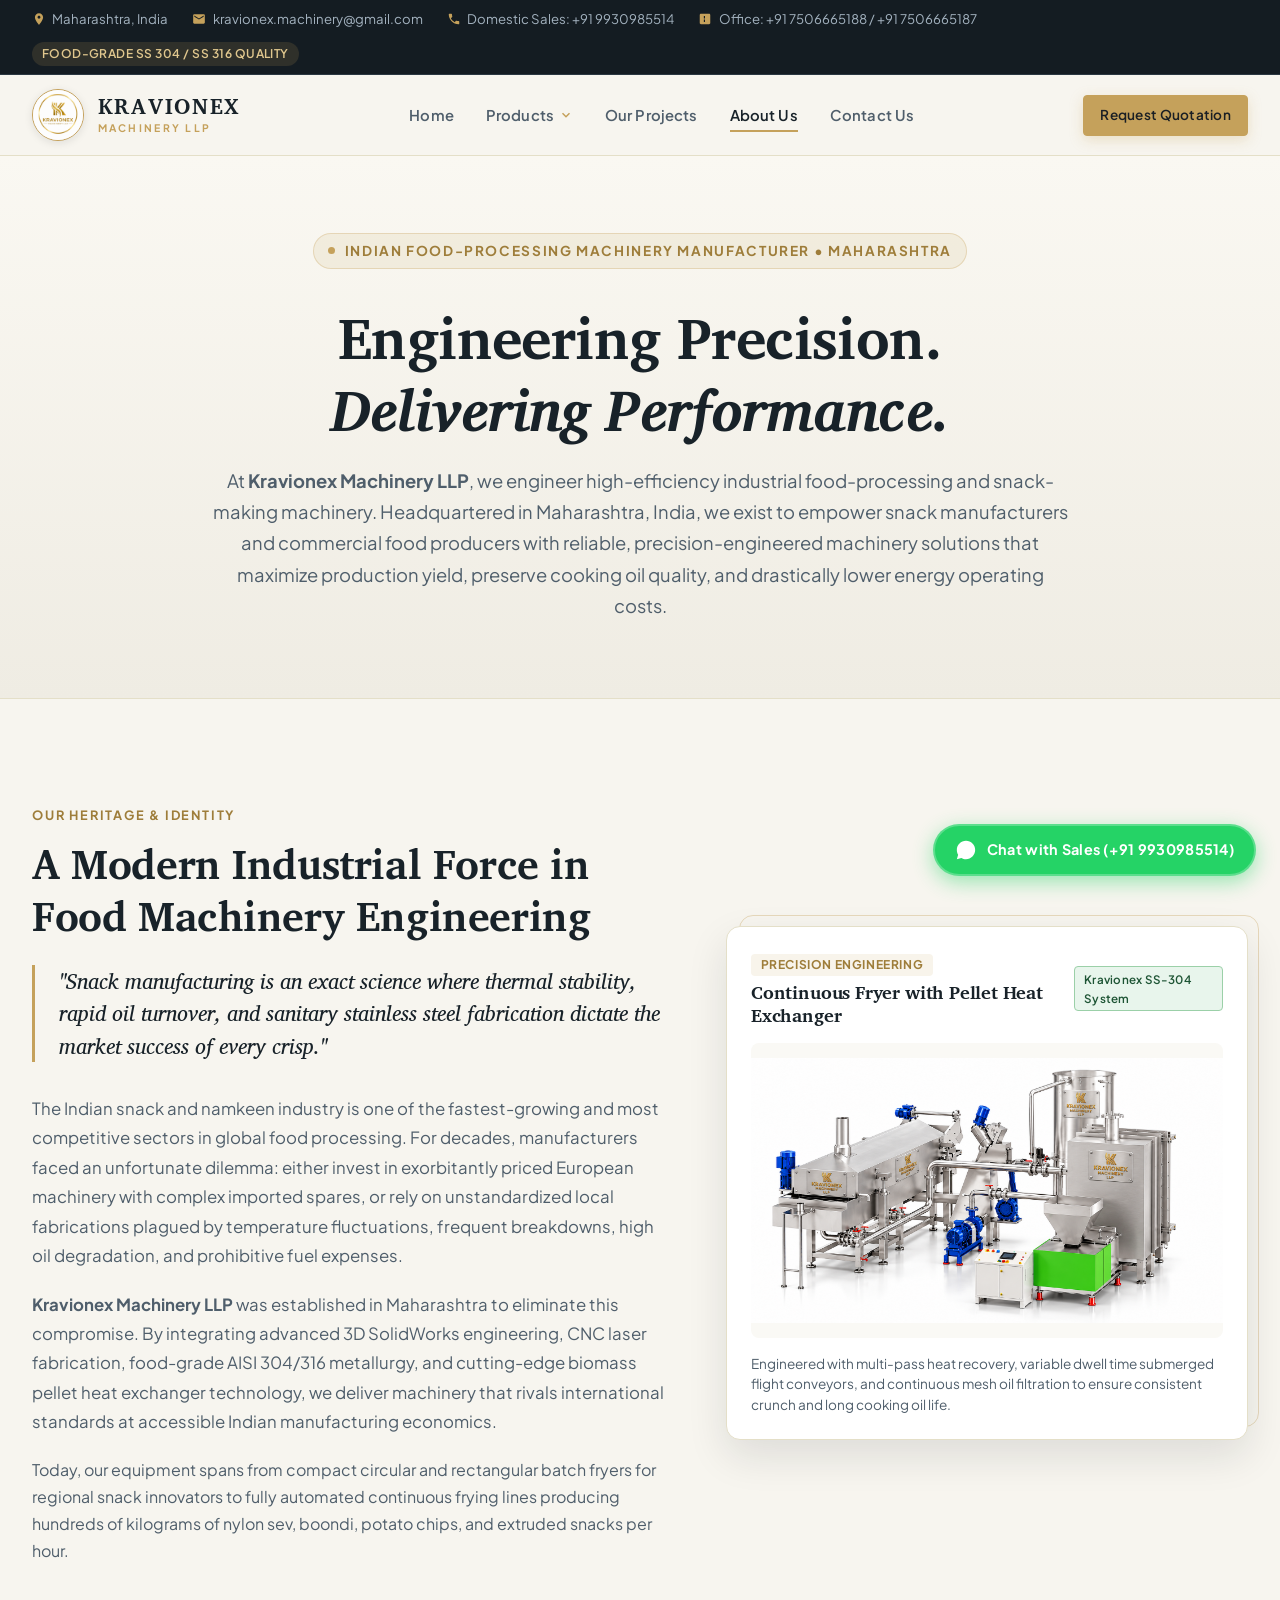
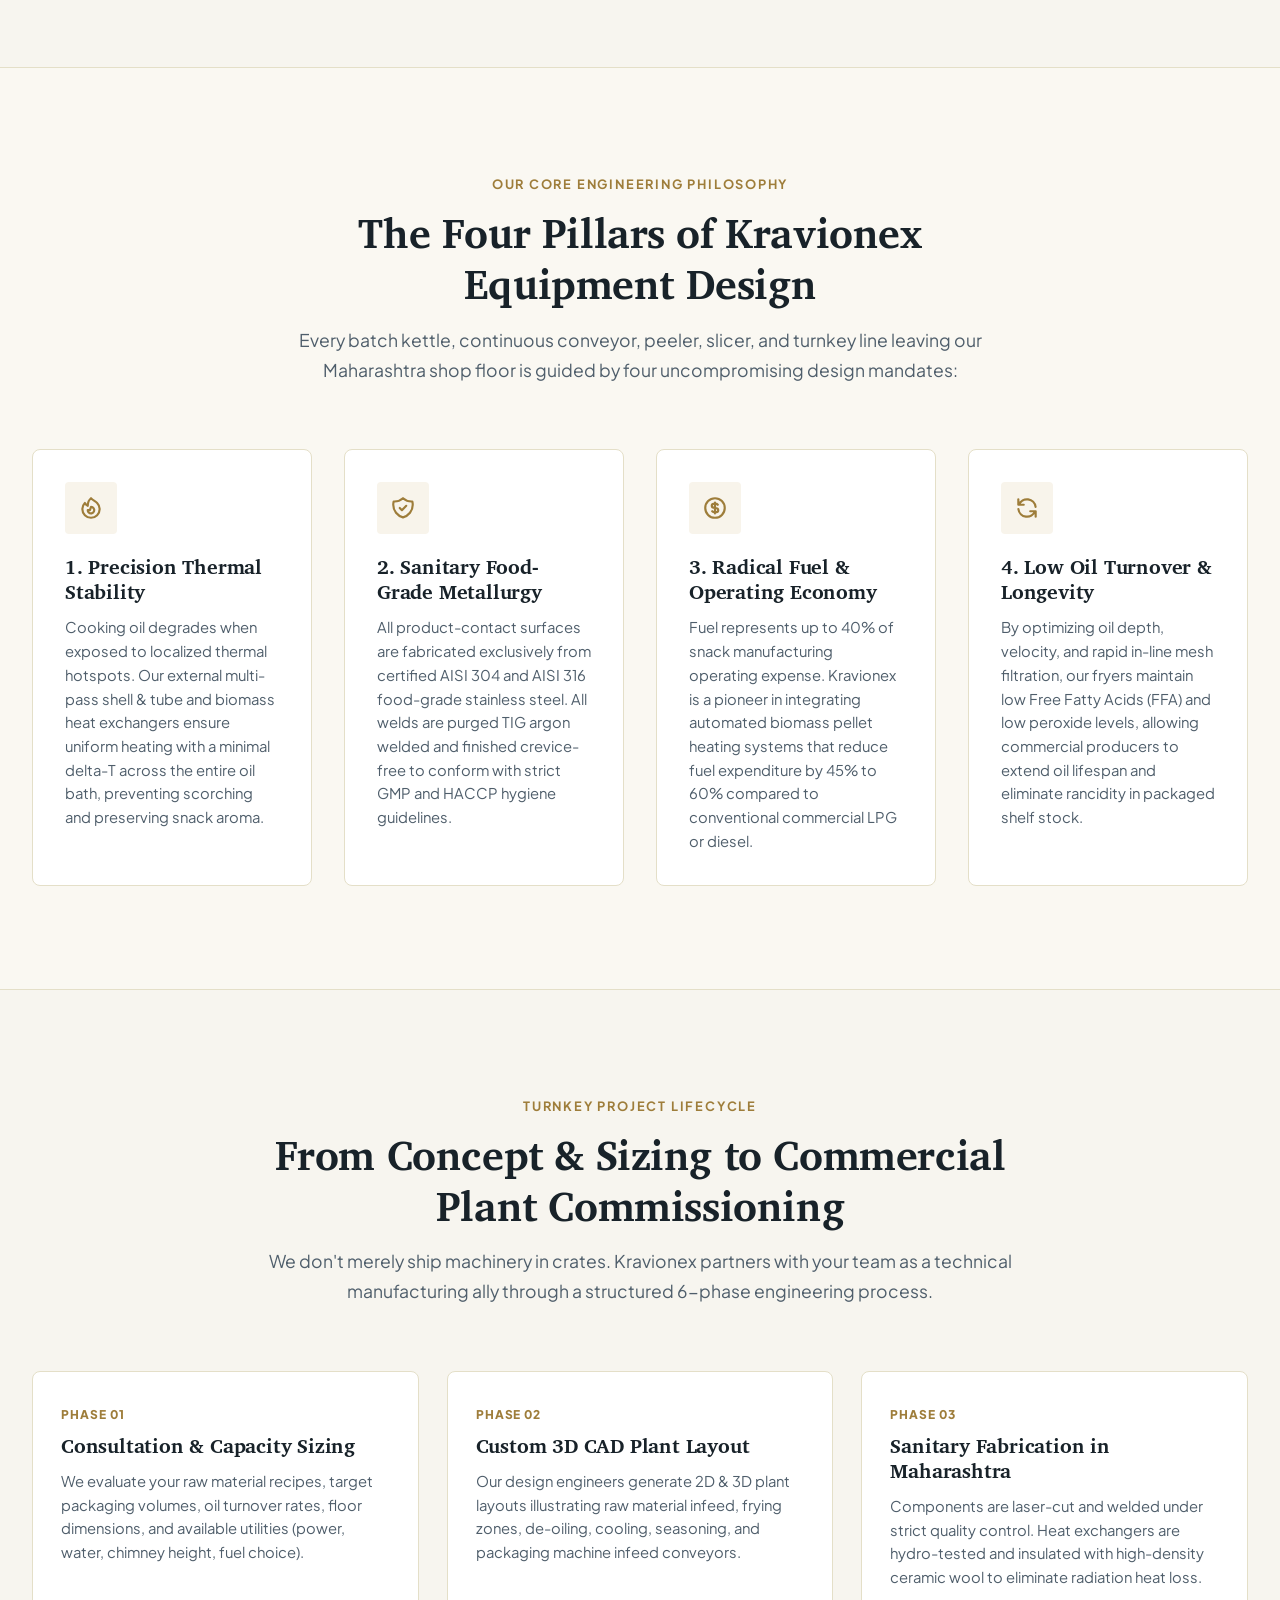
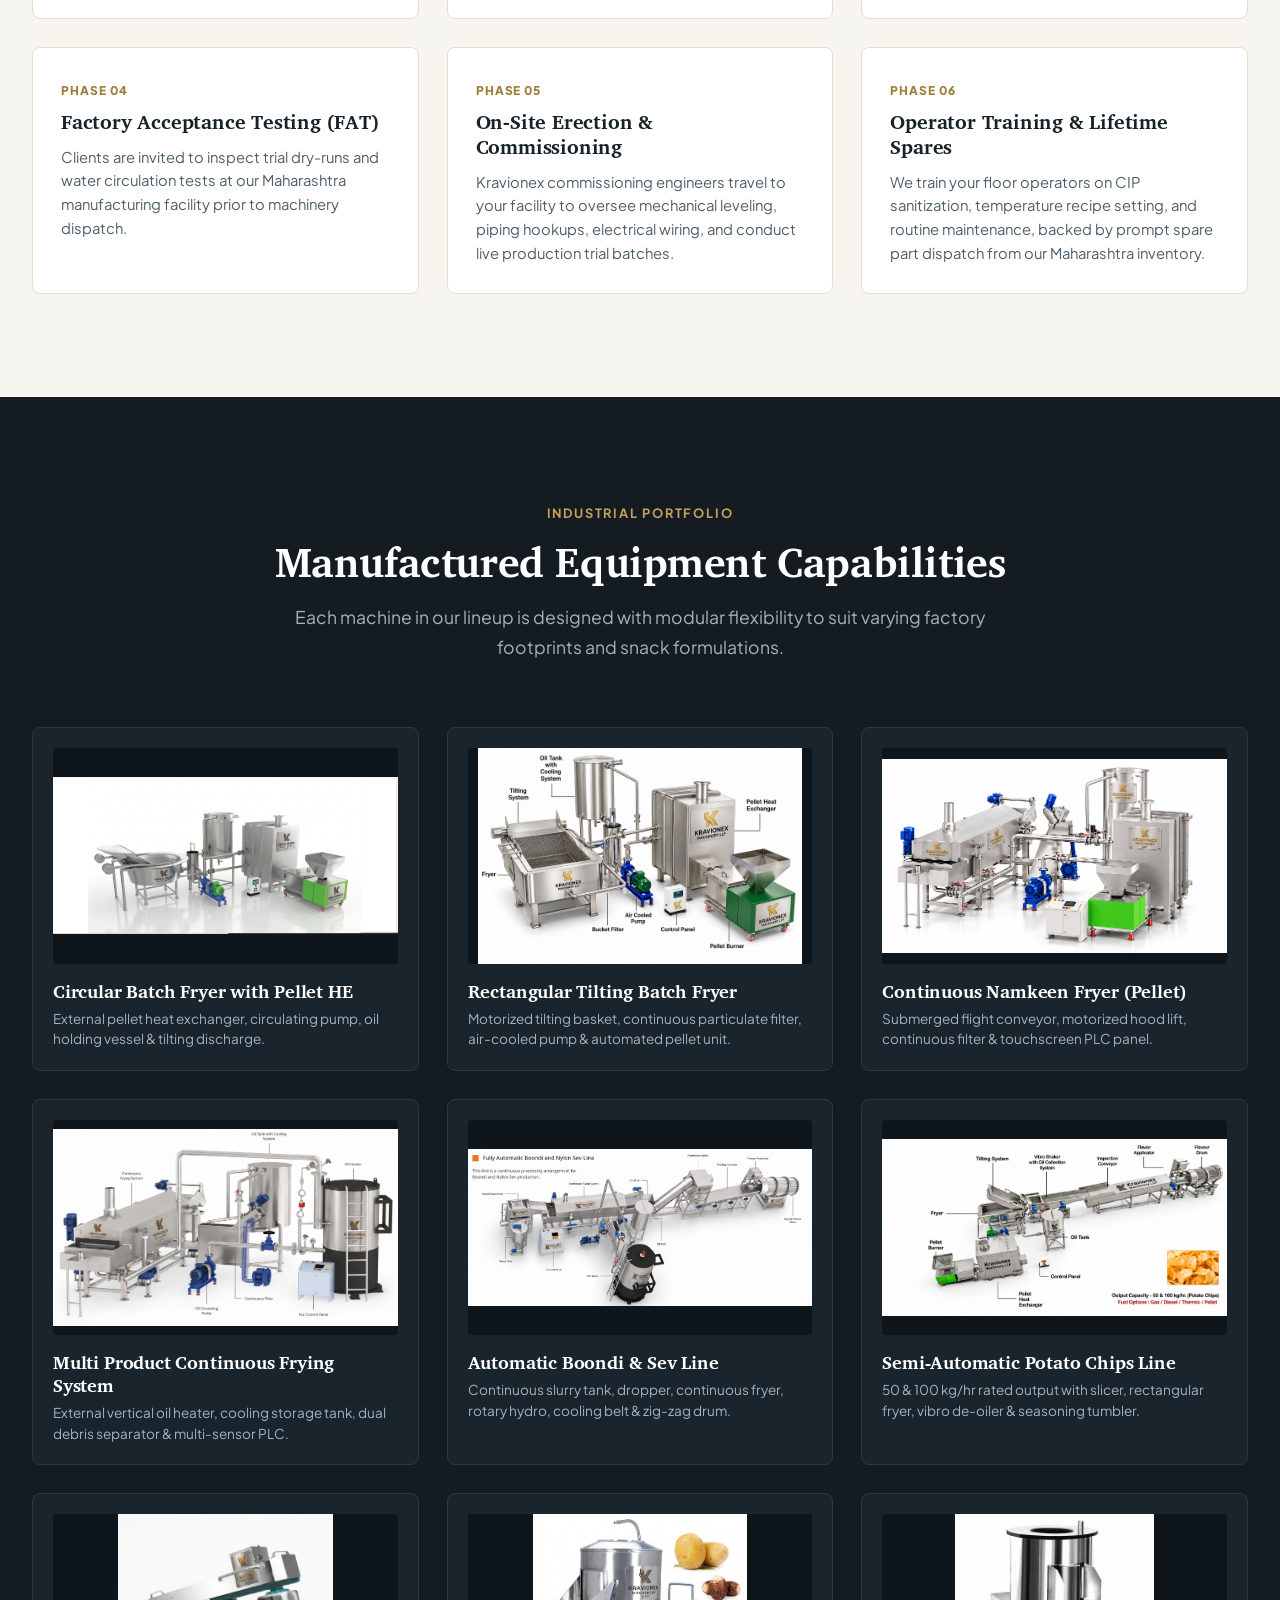
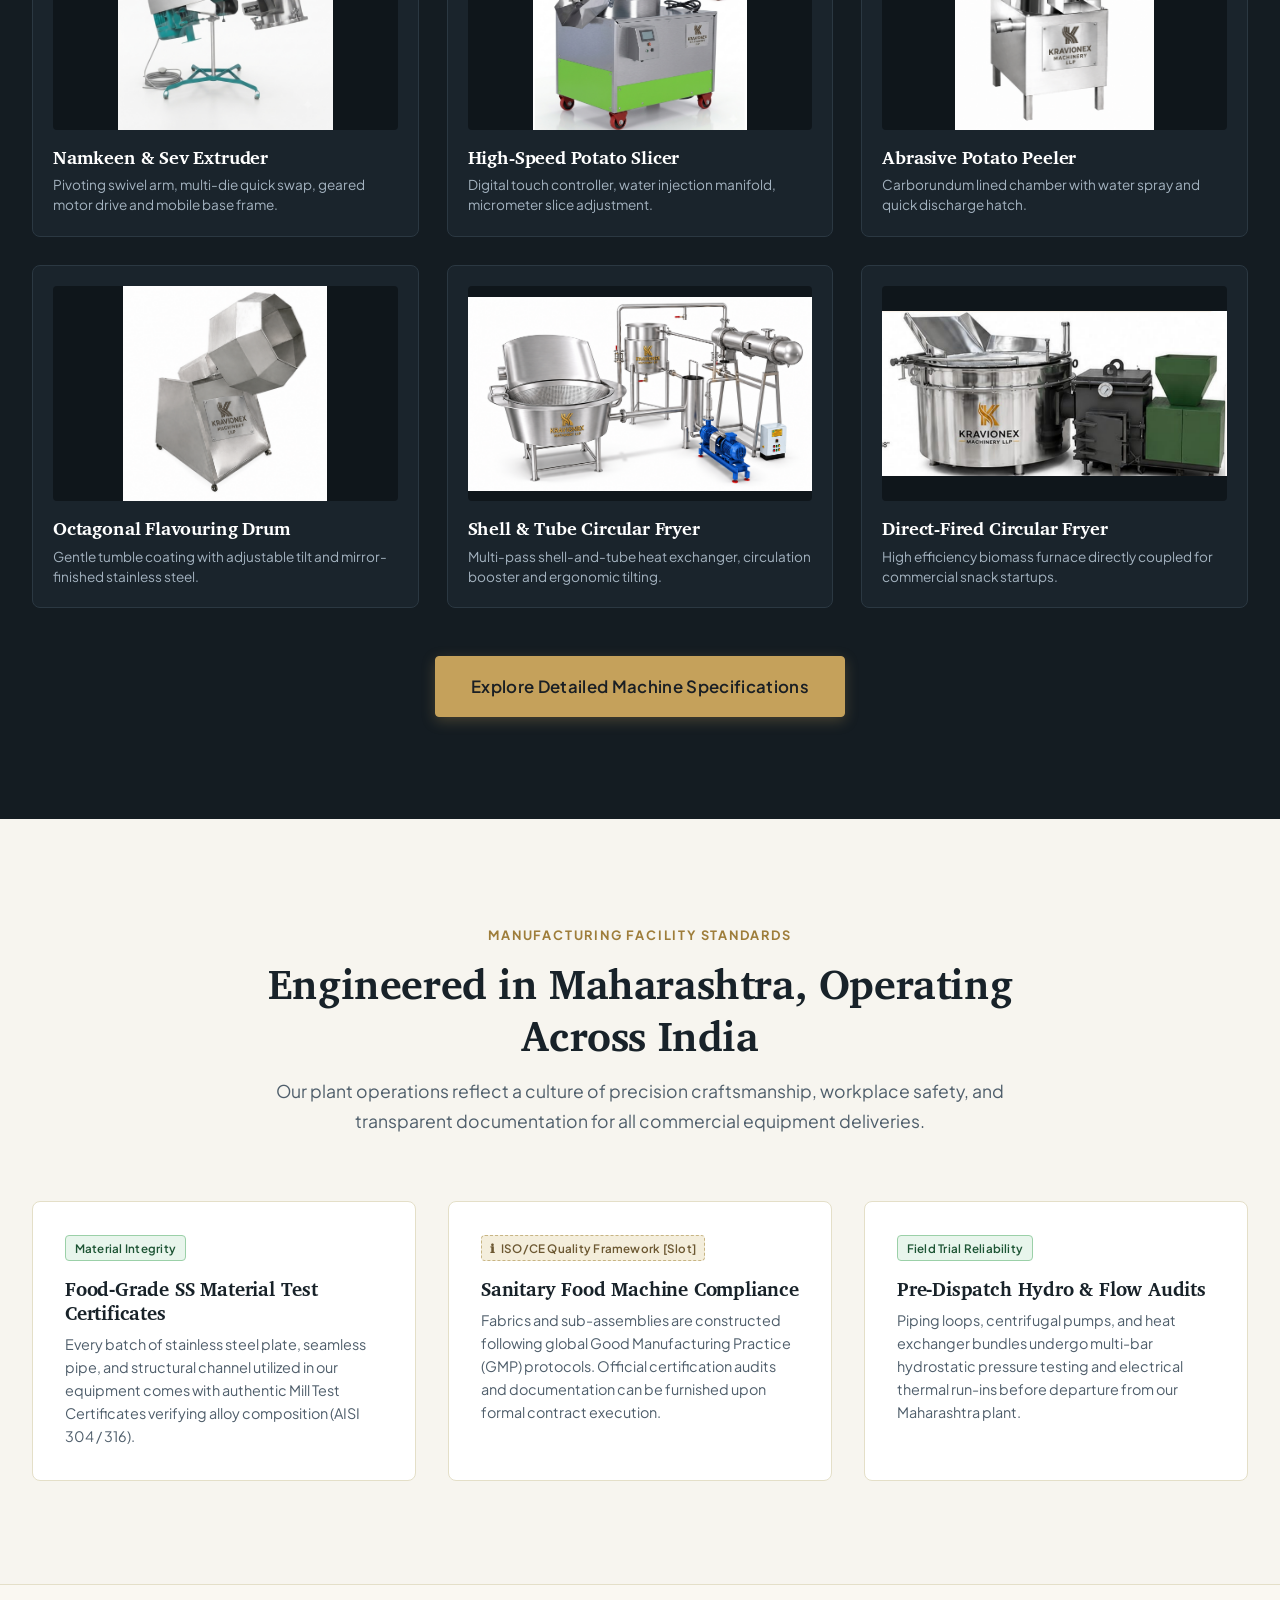
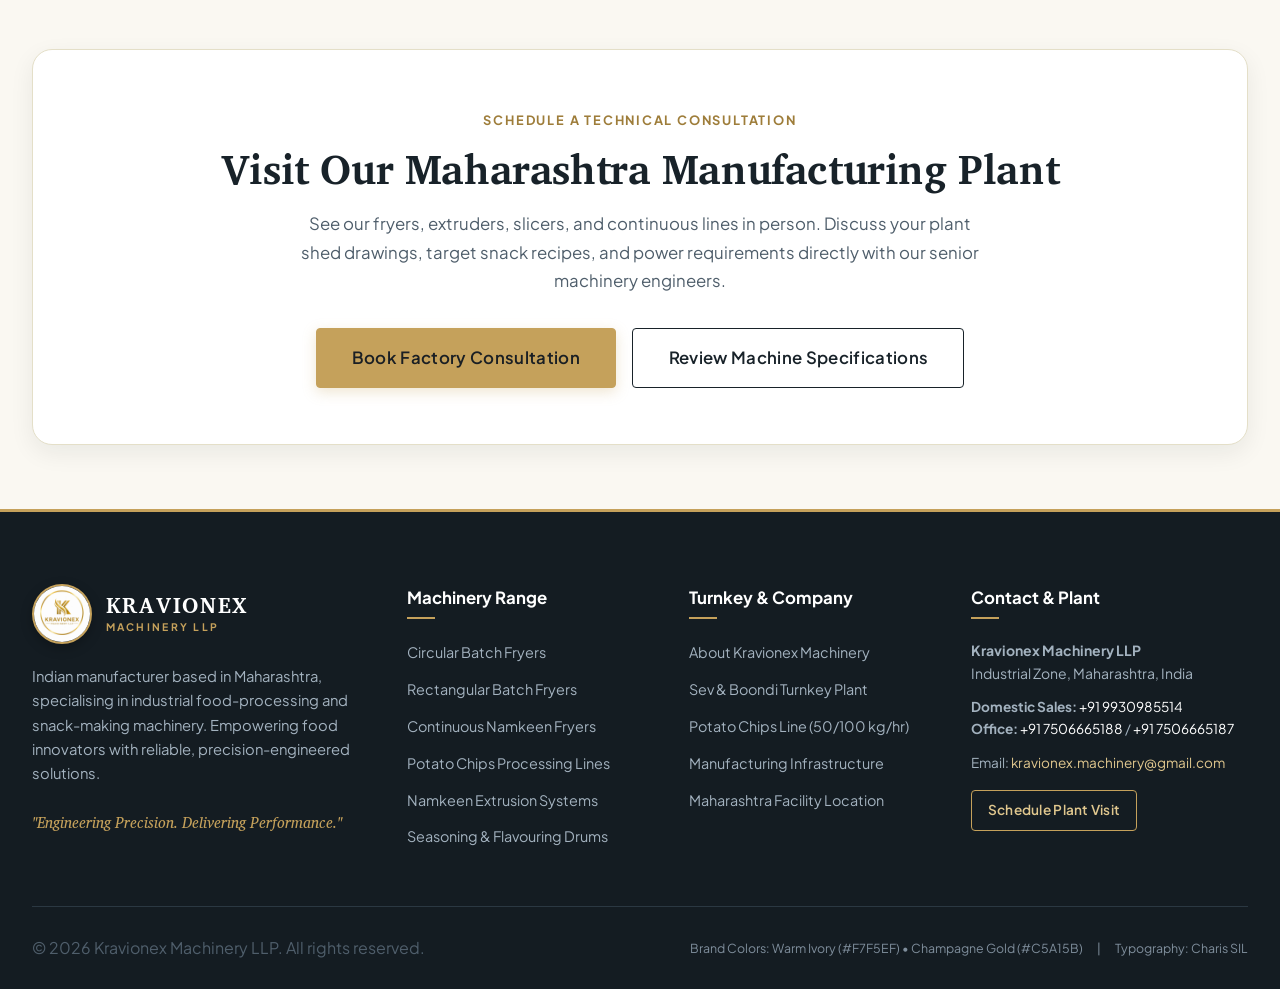
<file: about.html>
<!DOCTYPE html>
<html lang="en">
<head>
  <meta charset="UTF-8">
  <meta name="viewport" content="width=device-width, initial-scale=1.0">
  <title>About Us | Kravionex Machinery LLP - Food-Processing Machinery Manufacturer</title>
  <meta name="description" content="Discover Kravionex Machinery LLP, Maharashtra's industrial manufacturer of precision food-processing and snack-making machinery. Engineering Precision. Delivering Performance.">
  <link rel="stylesheet" href="css/style.css">
  <link rel="icon" href="data:image/svg+xml,<svg xmlns='http://www.w3.org/2000/svg' viewBox='0 0 100 100'><text y='.9em' font-size='90'>⚙️</text></svg>">
</head>
<body>

  <!-- Top Utility Bar (Economode Reference Style) -->
  <aside class="top-bar" aria-label="Quick contact and location info">
    <div class="container">
      <div class="top-bar-content">
        <div class="top-bar-items">
          <span class="top-bar-item">
            <svg fill="currentColor" viewBox="0 0 24 24"><path d="M12 2C8.13 2 5 5.13 5 9c0 5.25 7 13 7 13s7-7.75 7-13c0-3.87-3.13-7-7-7zm0 9.5c-1.38 0-2.5-1.12-2.5-2.5s1.12-2.5 2.5-2.5 2.5 1.12 2.5 2.5-1.12 2.5-2.5 2.5z"/></svg>
            <span>Maharashtra, India</span>
          </span>
          <span class="top-bar-item">
            <svg fill="currentColor" viewBox="0 0 24 24"><path d="M20 4H4c-1.1 0-1.99.9-1.99 2L2 18c0 1.1.9 2 2 2h16c1.1 0 2-.9 2-2V6c0-1.1-.9-2-2-2zm0 4l-8 5-8-5V6l8 5 8-5v2z"/></svg>
            <a href="mailto:kravionex.machinery@gmail.com">kravionex.machinery@gmail.com</a>
          </span>
          <span class="top-bar-item">
            <svg fill="currentColor" viewBox="0 0 24 24"><path d="M6.62 10.79c1.44 2.83 3.76 5.14 6.59 6.59l2.2-2.2c.27-.27.67-.36 1.02-.24 1.12.37 2.33.57 3.57.57.55 0 1 .45 1 1V20c0 .55-.45 1-1 1-9.39 0-17-7.61-17-17 0-.55.45-1 1-1h3.5c.55 0 1 .45 1 1 0 1.25.2 2.45.57 3.57.11.35.03.74-.25 1.02l-2.2 2.2z"/></svg>
            <a href="tel:+919930985514">Domestic Sales: +91 9930985514</a>
          </span>
          <span class="top-bar-item">
            <svg fill="currentColor" viewBox="0 0 24 24"><path d="M19 3H5c-1.1 0-2 .9-2 2v14c0 1.1.9 2 2 2h14c1.1 0 2-.9 2-2V5c0-1.1-.9-2-2-2zm-7 14h-2v-4h2v4zm0-6h-2V7h2v4z"/></svg>
            <span>Office: <a href="tel:+917506665188">+91 7506665188</a> / <a href="tel:+917506665187">+91 7506665187</a></span>
          </span>
        </div>
        <div class="top-bar-items">
          <span class="top-bar-badge">Food-Grade SS 304 / SS 316 Quality</span>
        </div>
      </div>
    </div>
  </aside>

  <!-- Sticky Header Navigation -->
  <header class="site-header">
    <div class="container">
      <nav class="nav-wrapper" aria-label="Main Navigation">
        <!-- Brand Logo -->
        <a href="index.html" class="brand-logo">
          <img src="assets/images/kravionex-official-logo.png" alt="Kravionex Machinery LLP Logo" class="brand-logo-img">
          <div class="brand-text-wrap">
            <span class="brand-name">Kravionex</span>
            <span class="brand-subtitle">Machinery LLP</span>
          </div>
        </a>

        <!-- Desktop Navigation Menu -->
        <ul class="nav-menu">
          <li><a href="index.html" class="nav-link">Home</a></li>
          <li class="nav-has-dropdown">
            <a href="products.html" class="nav-link nav-link-dropdown">
              Products
              <svg class="caret" viewBox="0 0 24 24" fill="none" stroke="currentColor" stroke-width="2.5"><polyline points="6 9 12 15 18 9"/></svg>
            </a>
            <div class="mega-menu">
              <div class="mega-menu-header">
                <h4>⚙ Kravionex Machinery Portfolio</h4>
                <a href="products.html">View All →</a>
              </div>
              <div class="mega-menu-body">
                <div class="mega-col">
                  <div class="mega-col-title">
                    <svg viewBox="0 0 24 24" fill="currentColor"><path d="M12 2C6.48 2 2 6.48 2 12s4.48 10 10 10 10-4.48 10-10S17.52 2 12 2zm-1 14H9V8h2v8zm4 0h-2V8h2v8z"/></svg>
                    Batch Fryers
                  </div>
                  <a href="products.html" class="mega-product-link"><span class="picon">🔥</span><span class="ptext"><span class="pname">Circular Batch Fryer (Pellet HE)</span><span class="pcap">40–150 kg/hr · Biomass Pellet / Gas</span></span></a>
                  <a href="products.html" class="mega-product-link"><span class="picon">🔶</span><span class="ptext"><span class="pname">Rectangular Tilting Batch Fryer</span><span class="pcap">50–200 kg/hr · Pellet / Diesel / Gas</span></span></a>
                  <a href="products.html" class="mega-product-link"><span class="picon">🌀</span><span class="ptext"><span class="pname">Shell &amp; Tube Circular Fryer</span><span class="pcap">60–180 kg/hr · Steam / Thermic Fluid</span></span></a>
                  <a href="products.html" class="mega-product-link"><span class="picon">🌾</span><span class="ptext"><span class="pname">Direct-Fired Batch Fryer (Furnace)</span><span class="pcap">30–100 kg/hr · Biomass / Agro Waste</span></span></a>
                  <div class="mega-col-title" style="margin-top:0.75rem;">
                    <svg viewBox="0 0 24 24" fill="currentColor"><path d="M19 3H5c-1.1 0-2 .9-2 2v14c0 1.1.9 2 2 2h14c1.1 0 2-.9 2-2V5c0-1.1-.9-2-2-2zm-7 3c1.93 0 3.5 1.57 3.5 3.5S13.93 13 12 13s-3.5-1.57-3.5-3.5S10.07 6 12 6zm7 13H5v-.23c0-.62.28-1.2.76-1.58C7.47 15.82 9.64 15 12 15s4.53.82 6.24 2.19c.48.38.76.97.76 1.58V19z"/></svg>
                    Preparation &amp; Seasoning
                  </div>
                  <a href="products.html" class="mega-product-link"><span class="picon">🥔</span><span class="ptext"><span class="pname">High-Speed Potato &amp; Plantain Slicer</span><span class="pcap">300–800 kg/hr · Electric 415V</span></span></a>
                  <a href="products.html" class="mega-product-link"><span class="picon">🫙</span><span class="ptext"><span class="pname">Abrasive Root Vegetable Peeler</span><span class="pcap">150–400 kg/hr · Electric 415V</span></span></a>
                  <a href="products.html" class="mega-product-link"><span class="picon">✨</span><span class="ptext"><span class="pname">Octagonal Flavouring &amp; Seasoning Drum</span><span class="pcap">50–250 kg/hr · Electric</span></span></a>
                </div>
                <div class="mega-col">
                  <div class="mega-col-title">
                    <svg viewBox="0 0 24 24" fill="currentColor"><path d="M4 6h16v2H4zm0 5h16v2H4zm0 5h16v2H4z"/></svg>
                    Continuous &amp; Turnkey Lines
                  </div>
                  <a href="products.html" class="mega-product-link"><span class="picon">⚡</span><span class="ptext"><span class="pname">Continuous Namkeen &amp; Pellet Fryer</span><span class="pcap">150–600 kg/hr · Biomass Pellet</span></span></a>
                  <a href="products.html" class="mega-product-link"><span class="picon">🏭</span><span class="ptext"><span class="pname">Multi-Product Continuous Frying System</span><span class="pcap">300–1,200 kg/hr · Thermic / Gas</span></span></a>
                  <div class="mega-col-title" style="margin-top:0.75rem;">
                    <svg viewBox="0 0 24 24" fill="currentColor"><path d="M17 8C8 10 5.9 16.17 3.82 21.34L5.71 22l1-2.3A4.49 4.49 0 0 0 8 20c4 0 4-2 8-2s4 2 8 2v-2c-4 0-4-2-8-2c-1 0-1.72.1-2.33.24C14.1 13.58 15.71 10.64 17 8z"/></svg>
                    Turnkey Plant Solutions
                  </div>
                  <a href="turnkey-lines.html" class="mega-product-link"><span class="picon">🍟</span><span class="ptext"><span class="pname">Semi-Auto Potato Chips Line</span><span class="pcap">50 &amp; 100 kg/hr · Multi-fuel</span></span></a>
                  <a href="turnkey-lines.html" class="mega-product-link"><span class="picon">🌀</span><span class="ptext"><span class="pname">Fully Auto Boondi &amp; Nylon Sev Line</span><span class="pcap">200–800 kg/hr · End-to-end</span></span></a>
                  <div class="mega-col-title" style="margin-top:0.75rem;">
                    <svg viewBox="0 0 24 24" fill="currentColor"><path d="M12 6V3H3v18h18V9h-9zm-2 12H5v-2h5v2zm0-4H5v-2h5v2zm0-4H5V8h5v2zm9 8h-7v-6h7v6zm-1-4h-5v-2h5v2z"/></svg>
                    Namkeen &amp; Extrusion
                  </div>
                  <a href="products.html" class="mega-product-link"><span class="picon">🔩</span><span class="ptext"><span class="pname">Heavy-Duty Namkeen &amp; Sev Extruder</span><span class="pcap">80–300 kg/hr · VFD Electric Drive</span></span></a>
                </div>
              </div>
              <div class="mega-menu-footer">
                <p>All machinery manufactured in Maharashtra, India — Food-Grade SS 304 / SS 316</p>
                <a href="contact.html" class="btn btn-primary btn-sm">Get Quotation</a>
              </div>
            </div>
          </li>
          <li><a href="turnkey-lines.html" class="nav-link">Our Projects</a></li>
          <li><a href="about.html" class="nav-link active">About Us</a></li>
          <li><a href="contact.html" class="nav-link">Contact Us</a></li>
        </ul>

        <!-- Action CTAs -->
        <div class="nav-actions">
          <a href="contact.html" class="btn btn-primary btn-sm">Request Quotation</a>
          <button class="mobile-nav-toggle" aria-label="Toggle Navigation Menu">
            <svg width="24" height="24" viewBox="0 0 24 24" fill="none" stroke="currentColor" stroke-width="2"><path d="M3 12h18M3 6h18M3 18h18"/></svg>
          </button>
        </div>
      </nav>
    </div>
  </header>

  <!-- Mobile Drawer Menu -->
  <div class="drawer-overlay"></div>
  <aside class="mobile-drawer" aria-label="Mobile Navigation Drawer">
    <div class="mobile-drawer-header">
      <a href="index.html" class="brand-logo">
        <img src="assets/images/kravionex-official-logo.png" alt="Kravionex Machinery LLP Logo" class="brand-logo-img">
        <div class="brand-text-wrap">
          <span class="brand-name">Kravionex</span>
          <span class="brand-subtitle">Machinery LLP</span>
        </div>
      </a>
      <button class="mobile-drawer-close" aria-label="Close Mobile Menu" style="background:none;border:none;font-size:1.5rem;cursor:pointer;">&times;</button>
    </div>
    <ul class="mobile-nav-links">
      <li><a href="index.html">Home</a></li>
      <li class="mobile-has-dropdown">
        <a href="products.html">Products <svg class="mobile-dropdown-caret" viewBox="0 0 24 24" fill="none" stroke="currentColor" stroke-width="2.5"><polyline points="6 9 12 15 18 9"/></svg></a>
        <ul class="mobile-sub-links">
          <li><a href="products.html">🔥 Circular Batch Fryer (Pellet HE)</a></li>
          <li><a href="products.html">🔶 Rectangular Tilting Batch Fryer</a></li>
          <li><a href="products.html">🌀 Shell &amp; Tube Circular Fryer</a></li>
          <li><a href="products.html">🌾 Direct-Fired Batch Fryer</a></li>
          <li><a href="products.html">⚡ Continuous Namkeen &amp; Pellet Fryer</a></li>
          <li><a href="products.html">🏭 Multi-Product Continuous Frying System</a></li>
          <li><a href="products.html">🔩 Namkeen &amp; Sev Extruder</a></li>
          <li><a href="products.html">🥔 High-Speed Potato Slicer</a></li>
          <li><a href="products.html">🫙 Root Vegetable Peeler</a></li>
          <li><a href="products.html">✨ Flavouring Drum</a></li>
        </ul>
      </li>
      <li><a href="turnkey-lines.html">Our Projects</a></li>
      <li><a href="about.html" class="active">About Us</a></li>
      <li><a href="contact.html">Contact Us</a></li>
    </ul>
    <div style="margin-top: 1.5rem; padding: 1rem; background: var(--bg-surface-warm); border-radius: var(--radius-sm); border: 1px solid var(--border-light);">
      <p style="font-size: 0.8rem; font-weight: 700; color: var(--accent-gold-dark); text-transform: uppercase;">Direct Contact</p>
      <p style="font-size: 0.85rem; margin-top: 0.25rem;">
        <strong>Domestic Sales:</strong><br>
        <a href="tel:+919930985514" style="color: var(--text-primary); font-weight: 600;">+91 9930985514</a>
      </p>
      <p style="font-size: 0.85rem; margin-top: 0.4rem;">
        <strong>Office:</strong><br>
        <a href="tel:+917506665188" style="color: var(--text-primary);">+91 7506665188</a> / <a href="tel:+917506665187" style="color: var(--text-primary);">+91 7506665187</a>
      </p>
      <p style="font-size: 0.825rem; margin-top: 0.4rem;">
        <a href="mailto:kravionex.machinery@gmail.com" style="color: var(--accent-gold-dark);">kravionex.machinery@gmail.com</a>
      </p>
    </div>
    <div style="margin-top: auto; padding-top: 1.5rem;">
      <a href="contact.html" class="btn btn-primary" style="width: 100%; text-align: center;">Get Instant Quote</a>
      <p style="font-size: 0.8rem; color: var(--text-muted); margin-top: 1rem; text-align: center;">
        Maharashtra, India &bull; Serving Global Snack Innovators
      </p>
    </div>
  </aside>

  <!-- Dedicated About Us Hero -->
  <section class="about-hero">
    <div class="container">
      <div style="max-width: 860px; margin: 0 auto; text-align: center;">
        <span class="hero-tagline-kicker">
          <span class="dot"></span>
          <span>Indian Food-Processing Machinery Manufacturer &bull; Maharashtra</span>
        </span>
        <h1 style="margin: 0.75rem 0 1.25rem;">
          Engineering Precision.<br><em>Delivering Performance.</em>
        </h1>
        <p style="font-size: 1.15rem; color: var(--text-secondary); line-height: 1.7;">
          At <strong>Kravionex Machinery LLP</strong>, we engineer high-efficiency industrial food-processing and snack-making machinery. Headquartered in Maharashtra, India, we exist to empower snack manufacturers and commercial food producers with reliable, precision-engineered machinery solutions that maximize production yield, preserve cooking oil quality, and drastically lower energy operating costs.
        </p>
      </div>
    </div>
  </section>

  <!-- In-Depth Company Story & Mission -->
  <section class="section-spacing">
    <div class="container">
      <div class="about-intro-grid">
        <div>
          <span class="section-kicker">Our Heritage & Identity</span>
          <h2>A Modern Industrial Force in Food Machinery Engineering</h2>
          <div class="about-quote-box">
            "Snack manufacturing is an exact science where thermal stability, rapid oil turnover, and sanitary stainless steel fabrication dictate the market success of every crisp."
          </div>
          <p style="margin-bottom: 1.2rem; font-size: 1.05rem; line-height: 1.75;">
            The Indian snack and namkeen industry is one of the fastest-growing and most competitive sectors in global food processing. For decades, manufacturers faced an unfortunate dilemma: either invest in exorbitantly priced European machinery with complex imported spares, or rely on unstandardized local fabrications plagued by temperature fluctuations, frequent breakdowns, high oil degradation, and prohibitive fuel expenses.
          </p>
          <p style="margin-bottom: 1.2rem; font-size: 1.05rem; line-height: 1.75;">
            <strong>Kravionex Machinery LLP</strong> was established in Maharashtra to eliminate this compromise. By integrating advanced 3D SolidWorks engineering, CNC laser fabrication, food-grade AISI 304/316 metallurgy, and cutting-edge biomass pellet heat exchanger technology, we deliver machinery that rivals international standards at accessible Indian manufacturing economics.
          </p>
          <p style="font-size: 1rem; color: var(--text-secondary); line-height: 1.7;">
            Today, our equipment spans from compact circular and rectangular batch fryers for regional snack innovators to fully automated continuous frying lines producing hundreds of kilograms of nylon sev, boondi, potato chips, and extruded snacks per hour.
          </p>
        </div>

        <div>
          <!-- Visual Machinery Feature (Using user's branded image) -->
          <div class="hero-visual-card">
            <div class="hero-visual-header">
              <div>
                <span class="hero-visual-tag">Precision Engineering</span>
                <h4 style="margin-top: 0.25rem;">Continuous Fryer with Pellet Heat Exchanger</h4>
              </div>
              <span class="verified-badge">Kravionex SS-304 System</span>
            </div>
            <div class="hero-image-wrap">
              <img src="assets/images/continuous-fryer-pellet-he.png" alt="Kravionex Continuous Fryer with Pellet Heat Exchanger" loading="lazy">
            </div>
            <div style="margin-top: 1rem;">
              <p style="font-size: 0.85rem; color: var(--text-secondary); line-height: 1.5;">
                Engineered with multi-pass heat recovery, variable dwell time submerged flight conveyors, and continuous mesh oil filtration to ensure consistent crunch and long cooking oil life.
              </p>
            </div>
          </div>
        </div>
      </div>
    </div>
  </section>

  <!-- Business Philosophy & Engineering Principles -->
  <section class="section-spacing" style="background: var(--bg-surface-warm); border-top: 1px solid var(--border-light); border-bottom: 1px solid var(--border-light);">
    <div class="container">
      <div class="section-header text-center">
        <span class="section-kicker">Our Core Engineering Philosophy</span>
        <h2 class="section-title">The Four Pillars of Kravionex Equipment Design</h2>
        <p class="section-lead">
          Every batch kettle, continuous conveyor, peeler, slicer, and turnkey line leaving our Maharashtra shop floor is guided by four uncompromising design mandates:
        </p>
      </div>

      <div class="pillars-grid">
        <div class="pillar-card">
          <div class="pillar-icon-box">
            <svg fill="none" viewBox="0 0 24 24" stroke="currentColor" stroke-width="2"><path stroke-linecap="round" stroke-linejoin="round" d="M17.657 18.657A8 8 0 016.343 7.343S7 9 9 10c0-2 .5-5 2.986-7C14 5 16.09 5.777 17.656 7.343A7.975 7.975 0 0120 13a7.975 7.975 0 01-2.343 5.657z"/><path stroke-linecap="round" stroke-linejoin="round" d="M9.879 16.121A3 3 0 1012.015 11L11 14H9c0 .768.293 1.536.879 2.121z"/></svg>
          </div>
          <h3 class="pillar-title">1. Precision Thermal Stability</h3>
          <p class="pillar-text">
            Cooking oil degrades when exposed to localized thermal hotspots. Our external multi-pass shell & tube and biomass heat exchangers ensure uniform heating with a minimal delta-T across the entire oil bath, preventing scorching and preserving snack aroma.
          </p>
        </div>

        <div class="pillar-card">
          <div class="pillar-icon-box">
            <svg fill="none" viewBox="0 0 24 24" stroke="currentColor" stroke-width="2"><path stroke-linecap="round" stroke-linejoin="round" d="M9 12l2 2 4-4m5.618-4.016A11.955 11.955 0 0112 2.944a11.955 11.955 0 01-8.618 3.04A12.02 12.02 0 003 9c0 5.591 3.824 10.29 9 11.622 5.176-1.332 9-6.03 9-11.622 0-1.042-.133-2.052-.382-3.016z"/></svg>
          </div>
          <h3 class="pillar-title">2. Sanitary Food-Grade Metallurgy</h3>
          <p class="pillar-text">
            All product-contact surfaces are fabricated exclusively from certified AISI 304 and AISI 316 food-grade stainless steel. All welds are purged TIG argon welded and finished crevice-free to conform with strict GMP and HACCP hygiene guidelines.
          </p>
        </div>

        <div class="pillar-card">
          <div class="pillar-icon-box">
            <svg fill="none" viewBox="0 0 24 24" stroke="currentColor" stroke-width="2"><path stroke-linecap="round" stroke-linejoin="round" d="M12 8c-1.657 0-3 .895-3 2s1.343 2 3 2 3 .895 3 2-1.343 2-3 2m0-8c1.11 0 2.08.402 2.599 1M12 8V7m0 1v8m0 0v1m0-1c-1.11 0-2.08-.402-2.599-1M21 12a9 9 0 11-18 0 9 9 0 0118 0z"/></svg>
          </div>
          <h3 class="pillar-title">3. Radical Fuel & Operating Economy</h3>
          <p class="pillar-text">
            Fuel represents up to 40% of snack manufacturing operating expense. Kravionex is a pioneer in integrating automated biomass pellet heating systems that reduce fuel expenditure by 45% to 60% compared to conventional commercial LPG or diesel.
          </p>
        </div>

        <div class="pillar-card">
          <div class="pillar-icon-box">
            <svg fill="none" viewBox="0 0 24 24" stroke="currentColor" stroke-width="2"><path stroke-linecap="round" stroke-linejoin="round" d="M4 4v5h.582m15.356 2A8.001 8.001 0 004.582 9m0 0H9m11 11v-5h-.581m0 0a8.003 8.003 0 01-15.357-2m15.357 2H15"/></svg>
          </div>
          <h3 class="pillar-title">4. Low Oil Turnover & Longevity</h3>
          <p class="pillar-text">
            By optimizing oil depth, velocity, and rapid in-line mesh filtration, our fryers maintain low Free Fatty Acids (FFA) and low peroxide levels, allowing commercial producers to extend oil lifespan and eliminate rancidity in packaged shelf stock.
          </p>
        </div>
      </div>
    </div>
  </section>

  <!-- Turnkey Project Methodology (How We Work with Clients) -->
  <section class="section-spacing">
    <div class="container">
      <div class="section-header text-center">
        <span class="section-kicker">Turnkey Project Lifecycle</span>
        <h2 class="section-title">From Concept & Sizing to Commercial Plant Commissioning</h2>
        <p class="section-lead">
          We don't merely ship machinery in crates. Kravionex partners with your team as a technical manufacturing ally through a structured 6-phase engineering process.
        </p>
      </div>

      <div style="display: grid; grid-template-columns: repeat(auto-fit, minmax(320px, 1fr)); gap: 1.75rem;">
        <!-- Phase 1 -->
        <div style="background: var(--bg-surface); border: 1px solid var(--border-light); border-radius: var(--radius-md); padding: 1.75rem;">
          <span style="font-size: 0.75rem; font-weight: 800; color: var(--accent-gold-dark); text-transform: uppercase; letter-spacing: 0.08em;">Phase 01</span>
          <h3 style="font-size: 1.25rem; margin: 0.4rem 0 0.75rem;">Consultation & Capacity Sizing</h3>
          <p style="font-size: 0.925rem; color: var(--text-secondary); line-height: 1.6;">
            We evaluate your raw material recipes, target packaging volumes, oil turnover rates, floor dimensions, and available utilities (power, water, chimney height, fuel choice).
          </p>
        </div>

        <!-- Phase 2 -->
        <div style="background: var(--bg-surface); border: 1px solid var(--border-light); border-radius: var(--radius-md); padding: 1.75rem;">
          <span style="font-size: 0.75rem; font-weight: 800; color: var(--accent-gold-dark); text-transform: uppercase; letter-spacing: 0.08em;">Phase 02</span>
          <h3 style="font-size: 1.25rem; margin: 0.4rem 0 0.75rem;">Custom 3D CAD Plant Layout</h3>
          <p style="font-size: 0.925rem; color: var(--text-secondary); line-height: 1.6;">
            Our design engineers generate 2D & 3D plant layouts illustrating raw material infeed, frying zones, de-oiling, cooling, seasoning, and packaging machine infeed conveyors.
          </p>
        </div>

        <!-- Phase 3 -->
        <div style="background: var(--bg-surface); border: 1px solid var(--border-light); border-radius: var(--radius-md); padding: 1.75rem;">
          <span style="font-size: 0.75rem; font-weight: 800; color: var(--accent-gold-dark); text-transform: uppercase; letter-spacing: 0.08em;">Phase 03</span>
          <h3 style="font-size: 1.25rem; margin: 0.4rem 0 0.75rem;">Sanitary Fabrication in Maharashtra</h3>
          <p style="font-size: 0.925rem; color: var(--text-secondary); line-height: 1.6;">
            Components are laser-cut and welded under strict quality control. Heat exchangers are hydro-tested and insulated with high-density ceramic wool to eliminate radiation heat loss.
          </p>
        </div>

        <!-- Phase 4 -->
        <div style="background: var(--bg-surface); border: 1px solid var(--border-light); border-radius: var(--radius-md); padding: 1.75rem;">
          <span style="font-size: 0.75rem; font-weight: 800; color: var(--accent-gold-dark); text-transform: uppercase; letter-spacing: 0.08em;">Phase 04</span>
          <h3 style="font-size: 1.25rem; margin: 0.4rem 0 0.75rem;">Factory Acceptance Testing (FAT)</h3>
          <p style="font-size: 0.925rem; color: var(--text-secondary); line-height: 1.6;">
            Clients are invited to inspect trial dry-runs and water circulation tests at our Maharashtra manufacturing facility prior to machinery dispatch.
          </p>
        </div>

        <!-- Phase 5 -->
        <div style="background: var(--bg-surface); border: 1px solid var(--border-light); border-radius: var(--radius-md); padding: 1.75rem;">
          <span style="font-size: 0.75rem; font-weight: 800; color: var(--accent-gold-dark); text-transform: uppercase; letter-spacing: 0.08em;">Phase 05</span>
          <h3 style="font-size: 1.25rem; margin: 0.4rem 0 0.75rem;">On-Site Erection & Commissioning</h3>
          <p style="font-size: 0.925rem; color: var(--text-secondary); line-height: 1.6;">
            Kravionex commissioning engineers travel to your facility to oversee mechanical leveling, piping hookups, electrical wiring, and conduct live production trial batches.
          </p>
        </div>

        <!-- Phase 6 -->
        <div style="background: var(--bg-surface); border: 1px solid var(--border-light); border-radius: var(--radius-md); padding: 1.75rem;">
          <span style="font-size: 0.75rem; font-weight: 800; color: var(--accent-gold-dark); text-transform: uppercase; letter-spacing: 0.08em;">Phase 06</span>
          <h3 style="font-size: 1.25rem; margin: 0.4rem 0 0.75rem;">Operator Training & Lifetime Spares</h3>
          <p style="font-size: 0.925rem; color: var(--text-secondary); line-height: 1.6;">
            We train your floor operators on CIP sanitization, temperature recipe setting, and routine maintenance, backed by prompt spare part dispatch from our Maharashtra inventory.
          </p>
        </div>
      </div>
    </div>
  </section>

  <!-- Complete Machinery Portfolio Showcase (Visual Grid of All 12 Machines) -->
  <section class="section-spacing" style="background: var(--bg-dark); color: var(--text-on-dark);">
    <div class="container">
      <div class="section-header text-center">
        <span class="section-kicker" style="color: var(--accent-gold);">Industrial Portfolio</span>
        <h2 class="section-title" style="color: #FFFFFF;">Manufactured Equipment Capabilities</h2>
        <p class="section-lead" style="color: var(--text-on-dark-muted);">
          Each machine in our lineup is designed with modular flexibility to suit varying factory footprints and snack formulations.
        </p>
      </div>

      <div style="display: grid; grid-template-columns: repeat(auto-fill, minmax(300px, 1fr)); gap: 1.75rem;">
        <!-- Card 1 -->
        <div style="background: var(--bg-dark-card); border: 1px solid var(--border-dark); border-radius: var(--radius-md); padding: 1.25rem;">
          <img src="assets/images/circular-batch-fryer-pellet-he.png" alt="Circular Batch Fryer with Pellet Heat Exchanger" style="width: 100%; aspect-ratio: 16/10; object-fit: contain; background: #0F161B; border-radius: var(--radius-sm); margin-bottom: 1rem;">
          <h4 style="color: #FFFFFF; font-size: 1.15rem; margin-bottom: 0.4rem;">Circular Batch Fryer with Pellet HE</h4>
          <p style="font-size: 0.85rem; color: var(--text-on-dark-muted); line-height: 1.5;">External pellet heat exchanger, circulating pump, oil holding vessel & tilting discharge.</p>
        </div>

        <!-- Card 2 -->
        <div style="background: var(--bg-dark-card); border: 1px solid var(--border-dark); border-radius: var(--radius-md); padding: 1.25rem;">
          <img src="assets/images/rectangular-batch-fryer.png" alt="Rectangular Tilting Batch Fryer" style="width: 100%; aspect-ratio: 16/10; object-fit: contain; background: #0F161B; border-radius: var(--radius-sm); margin-bottom: 1rem;">
          <h4 style="color: #FFFFFF; font-size: 1.15rem; margin-bottom: 0.4rem;">Rectangular Tilting Batch Fryer</h4>
          <p style="font-size: 0.85rem; color: var(--text-on-dark-muted); line-height: 1.5;">Motorized tilting basket, continuous particulate filter, air-cooled pump & automated pellet unit.</p>
        </div>

        <!-- Card 3 -->
        <div style="background: var(--bg-dark-card); border: 1px solid var(--border-dark); border-radius: var(--radius-md); padding: 1.25rem;">
          <img src="assets/images/continuous-fryer-pellet-he.png" alt="Continuous Namkeen Fryer with Pellet HE" style="width: 100%; aspect-ratio: 16/10; object-fit: contain; background: #0F161B; border-radius: var(--radius-sm); margin-bottom: 1rem;">
          <h4 style="color: #FFFFFF; font-size: 1.15rem; margin-bottom: 0.4rem;">Continuous Namkeen Fryer (Pellet)</h4>
          <p style="font-size: 0.85rem; color: var(--text-on-dark-muted); line-height: 1.5;">Submerged flight conveyor, motorized hood lift, continuous filter & touchscreen PLC panel.</p>
        </div>

        <!-- Card 4 -->
        <div style="background: var(--bg-dark-card); border: 1px solid var(--border-dark); border-radius: var(--radius-md); padding: 1.25rem;">
          <img src="assets/images/continuous-fryer-boiler.png" alt="Kravionex Multi Product Continuous Frying System" style="width: 100%; aspect-ratio: 16/10; object-fit: contain; background: #0F161B; border-radius: var(--radius-sm); margin-bottom: 1rem;">
          <h4 style="color: #FFFFFF; font-size: 1.15rem; margin-bottom: 0.4rem;">Multi Product Continuous Frying System</h4>
          <p style="font-size: 0.85rem; color: var(--text-on-dark-muted); line-height: 1.5;">External vertical oil heater, cooling storage tank, dual debris separator & multi-sensor PLC.</p>
        </div>

        <!-- Card 5 -->
        <div style="background: var(--bg-dark-card); border: 1px solid var(--border-dark); border-radius: var(--radius-md); padding: 1.25rem;">
          <img src="assets/images/automatic-sev-boondi-line.png" alt="Automatic Boondi & Sev Line" style="width: 100%; aspect-ratio: 16/10; object-fit: contain; background: #0F161B; border-radius: var(--radius-sm); margin-bottom: 1rem;">
          <h4 style="color: #FFFFFF; font-size: 1.15rem; margin-bottom: 0.4rem;">Automatic Boondi & Sev Line</h4>
          <p style="font-size: 0.85rem; color: var(--text-on-dark-muted); line-height: 1.5;">Continuous slurry tank, dropper, continuous fryer, rotary hydro, cooling belt & zig-zag drum.</p>
        </div>

        <!-- Card 6 -->
        <div style="background: var(--bg-dark-card); border: 1px solid var(--border-dark); border-radius: var(--radius-md); padding: 1.25rem;">
          <img src="assets/images/semi-automatic-chips-line.png" alt="Semi-Automatic Potato Chips Line" style="width: 100%; aspect-ratio: 16/10; object-fit: contain; background: #0F161B; border-radius: var(--radius-sm); margin-bottom: 1rem;">
          <h4 style="color: #FFFFFF; font-size: 1.15rem; margin-bottom: 0.4rem;">Semi-Automatic Potato Chips Line</h4>
          <p style="font-size: 0.85rem; color: var(--text-on-dark-muted); line-height: 1.5;">50 & 100 kg/hr rated output with slicer, rectangular fryer, vibro de-oiler & seasoning tumbler.</p>
        </div>

        <!-- Card 7 -->
        <div style="background: var(--bg-dark-card); border: 1px solid var(--border-dark); border-radius: var(--radius-md); padding: 1.25rem;">
          <img src="assets/images/namkeen-extruder-machine.png" alt="Namkeen & Sev Extruder Machine" style="width: 100%; aspect-ratio: 16/10; object-fit: contain; background: #0F161B; border-radius: var(--radius-sm); margin-bottom: 1rem;">
          <h4 style="color: #FFFFFF; font-size: 1.15rem; margin-bottom: 0.4rem;">Namkeen & Sev Extruder</h4>
          <p style="font-size: 0.85rem; color: var(--text-on-dark-muted); line-height: 1.5;">Pivoting swivel arm, multi-die quick swap, geared motor drive and mobile base frame.</p>
        </div>

        <!-- Card 8 -->
        <div style="background: var(--bg-dark-card); border: 1px solid var(--border-dark); border-radius: var(--radius-md); padding: 1.25rem;">
          <img src="assets/images/potato-slicer-machine.png" alt="High Speed Potato Slicer" style="width: 100%; aspect-ratio: 16/10; object-fit: contain; background: #0F161B; border-radius: var(--radius-sm); margin-bottom: 1rem;">
          <h4 style="color: #FFFFFF; font-size: 1.15rem; margin-bottom: 0.4rem;">High-Speed Potato Slicer</h4>
          <p style="font-size: 0.85rem; color: var(--text-on-dark-muted); line-height: 1.5;">Digital touch controller, water injection manifold, micrometer slice adjustment.</p>
        </div>

        <!-- Card 9 -->
        <div style="background: var(--bg-dark-card); border: 1px solid var(--border-dark); border-radius: var(--radius-md); padding: 1.25rem;">
          <img src="assets/images/potato-peeler-machine.png" alt="Potato & Vegetable Peeler" style="width: 100%; aspect-ratio: 16/10; object-fit: contain; background: #0F161B; border-radius: var(--radius-sm); margin-bottom: 1rem;">
          <h4 style="color: #FFFFFF; font-size: 1.15rem; margin-bottom: 0.4rem;">Abrasive Potato Peeler</h4>
          <p style="font-size: 0.85rem; color: var(--text-on-dark-muted); line-height: 1.5;">Carborundum lined chamber with water spray and quick discharge hatch.</p>
        </div>

        <!-- Card 10 -->
        <div style="background: var(--bg-dark-card); border: 1px solid var(--border-dark); border-radius: var(--radius-md); padding: 1.25rem;">
          <img src="assets/images/flavouring-drum-machine.png" alt="Seasoning & Flavouring Drum" style="width: 100%; aspect-ratio: 16/10; object-fit: contain; background: #0F161B; border-radius: var(--radius-sm); margin-bottom: 1rem;">
          <h4 style="color: #FFFFFF; font-size: 1.15rem; margin-bottom: 0.4rem;">Octagonal Flavouring Drum</h4>
          <p style="font-size: 0.85rem; color: var(--text-on-dark-muted); line-height: 1.5;">Gentle tumble coating with adjustable tilt and mirror-finished stainless steel.</p>
        </div>

        <!-- Card 11 -->
        <div style="background: var(--bg-dark-card); border: 1px solid var(--border-dark); border-radius: var(--radius-md); padding: 1.25rem;">
          <img src="assets/images/shell-tube-circular-fryer.png" alt="Shell & Tube Circular Fryer" style="width: 100%; aspect-ratio: 16/10; object-fit: contain; background: #0F161B; border-radius: var(--radius-sm); margin-bottom: 1rem;">
          <h4 style="color: #FFFFFF; font-size: 1.15rem; margin-bottom: 0.4rem;">Shell & Tube Circular Fryer</h4>
          <p style="font-size: 0.85rem; color: var(--text-on-dark-muted); line-height: 1.5;">Multi-pass shell-and-tube heat exchanger, circulation booster and ergonomic tilting.</p>
        </div>

        <!-- Card 12 -->
        <div style="background: var(--bg-dark-card); border: 1px solid var(--border-dark); border-radius: var(--radius-md); padding: 1.25rem;">
          <img src="assets/images/circular-batch-fryer-furnace.png" alt="Direct Fired Circular Fryer with Furnace" style="width: 100%; aspect-ratio: 16/10; object-fit: contain; background: #0F161B; border-radius: var(--radius-sm); margin-bottom: 1rem;">
          <h4 style="color: #FFFFFF; font-size: 1.15rem; margin-bottom: 0.4rem;">Direct-Fired Circular Fryer</h4>
          <p style="font-size: 0.85rem; color: var(--text-on-dark-muted); line-height: 1.5;">High efficiency biomass furnace directly coupled for commercial snack startups.</p>
        </div>
      </div>

      <div style="text-align: center; margin-top: 3rem;">
        <a href="products.html" class="btn btn-primary btn-lg">Explore Detailed Machine Specifications</a>
      </div>
    </div>
  </section>

  <!-- Manufacturing Facility & Quality Assurance -->
  <section class="section-spacing">
    <div class="container">
      <div class="section-header text-center">
        <span class="section-kicker">Manufacturing Facility Standards</span>
        <h2 class="section-title">Engineered in Maharashtra, Operating Across India</h2>
        <p class="section-lead">
          Our plant operations reflect a culture of precision craftsmanship, workplace safety, and transparent documentation for all commercial equipment deliveries.
        </p>
      </div>

      <div style="display: grid; grid-template-columns: repeat(auto-fit, minmax(280px, 1fr)); gap: 2rem;">
        <div style="background: var(--bg-surface); border: 1px solid var(--border-light); border-radius: var(--radius-md); padding: 2rem;">
          <div style="margin-bottom: 1rem;">
            <span class="verified-badge">Material Integrity</span>
          </div>
          <h4 style="font-size: 1.2rem; margin-bottom: 0.5rem;">Food-Grade SS Material Test Certificates</h4>
          <p style="font-size: 0.9rem; color: var(--text-secondary); line-height: 1.6;">
            Every batch of stainless steel plate, seamless pipe, and structural channel utilized in our equipment comes with authentic Mill Test Certificates verifying alloy composition (AISI 304 / 316).
          </p>
        </div>

        <div style="background: var(--bg-surface); border: 1px solid var(--border-light); border-radius: var(--radius-md); padding: 2rem;">
          <div style="margin-bottom: 1rem;">
            <span class="placeholder-indicator">ISO/CE Quality Framework [Slot]</span>
          </div>
          <h4 style="font-size: 1.2rem; margin-bottom: 0.5rem;">Sanitary Food Machine Compliance</h4>
          <p style="font-size: 0.9rem; color: var(--text-secondary); line-height: 1.6;">
            Fabrics and sub-assemblies are constructed following global Good Manufacturing Practice (GMP) protocols. Official certification audits and documentation can be furnished upon formal contract execution.
          </p>
        </div>

        <div style="background: var(--bg-surface); border: 1px solid var(--border-light); border-radius: var(--radius-md); padding: 2rem;">
          <div style="margin-bottom: 1rem;">
            <span class="verified-badge">Field Trial Reliability</span>
          </div>
          <h4 style="font-size: 1.2rem; margin-bottom: 0.5rem;">Pre-Dispatch Hydro & Flow Audits</h4>
          <p style="font-size: 0.9rem; color: var(--text-secondary); line-height: 1.6;">
            Piping loops, centrifugal pumps, and heat exchanger bundles undergo multi-bar hydrostatic pressure testing and electrical thermal run-ins before departure from our Maharashtra plant.
          </p>
        </div>
      </div>
    </div>
  </section>

  <!-- Factory Visit & Engineering Consultation Banner -->
  <section class="section-spacing-sm" style="background: var(--bg-surface-warm); border-top: 1px solid var(--border-light);">
    <div class="container">
      <div style="background: var(--bg-surface); border: 1px solid var(--border-light); border-radius: var(--radius-xl); padding: clamp(2rem, 5vw, 3.5rem); text-align: center; box-shadow: var(--shadow-md);">
        <span class="section-kicker">Schedule a Technical Consultation</span>
        <h2 style="margin-bottom: 1rem;">Visit Our Maharashtra Manufacturing Plant</h2>
        <p style="max-width: 680px; margin: 0 auto 2rem; font-size: 1.05rem; color: var(--text-secondary); line-height: 1.7;">
          See our fryers, extruders, slicers, and continuous lines in person. Discuss your plant shed drawings, target snack recipes, and power requirements directly with our senior machinery engineers.
        </p>
        <div style="display: flex; justify-content: center; gap: 1rem; flex-wrap: wrap;">
          <a href="contact.html" class="btn btn-primary btn-lg">Book Factory Consultation</a>
          <a href="products.html" class="btn btn-secondary btn-lg">Review Machine Specifications</a>
        </div>
      </div>
    </div>
  </section>

  <!-- Industrial Footer (Economode Reference Authority) -->
  <footer class="site-footer">
    <div class="container">
      <div class="footer-grid">
        <!-- Col 1: Brand Info -->
        <div class="footer-brand">
          <a href="index.html" class="brand-logo" style="margin-bottom: 1rem;">
            <img src="assets/images/kravionex-official-logo.png" alt="Kravionex Machinery LLP Logo" class="footer-logo-img">
            <div class="brand-text-wrap">
              <span class="brand-name">Kravionex</span>
              <span class="brand-subtitle">Machinery LLP</span>
            </div>
          </a>
          <p class="footer-desc">
            Indian manufacturer based in Maharashtra, specialising in industrial food-processing and snack-making machinery. Empowering food innovators with reliable, precision-engineered solutions.
          </p>
          <p style="font-family: var(--font-serif); font-style: italic; color: var(--accent-gold); font-size: 0.95rem;">
            "Engineering Precision. Delivering Performance."
          </p>
        </div>

        <!-- Col 2: Machinery Portfolio -->
        <div class="footer-col">
          <h5>Machinery Range</h5>
          <ul class="footer-links">
            <li><a href="products.html">Circular Batch Fryers</a></li>
            <li><a href="products.html">Rectangular Batch Fryers</a></li>
            <li><a href="products.html">Continuous Namkeen Fryers</a></li>
            <li><a href="products.html">Potato Chips Processing Lines</a></li>
            <li><a href="products.html">Namkeen Extrusion Systems</a></li>
            <li><a href="products.html">Seasoning & Flavouring Drums</a></li>
          </ul>
        </div>

        <!-- Col 3: Company & Turnkey -->
        <div class="footer-col">
          <h5>Turnkey & Company</h5>
          <ul class="footer-links">
            <li><a href="about.html">About Kravionex Machinery</a></li>
            <li><a href="turnkey-lines.html">Sev & Boondi Turnkey Plant</a></li>
            <li><a href="turnkey-lines.html">Potato Chips Line (50/100 kg/hr)</a></li>
            <li><a href="about.html#engineering">Manufacturing Infrastructure</a></li>
            <li><a href="contact.html">Maharashtra Facility Location</a></li>
          </ul>
        </div>

        <!-- Col 4: Plant Location & Compliance -->
        <div class="footer-col">
          <h5>Contact & Plant</h5>
          <p style="font-size: 0.875rem; color: var(--text-on-dark-muted); line-height: 1.6; margin-bottom: 0.75rem;">
            <strong>Kravionex Machinery LLP</strong><br>
            Industrial Zone, Maharashtra, India<br>
          </p>
          <p style="font-size: 0.85rem; color: var(--text-on-dark-muted); line-height: 1.6; margin-bottom: 0.75rem;">
            <strong>Domestic Sales:</strong> <a href="tel:+919930985514" style="color: #FFFFFF;">+91 9930985514</a><br>
            <strong>Office:</strong> <a href="tel:+917506665188" style="color: #FFFFFF;">+91 7506665188</a> / <a href="tel:+917506665187" style="color: #FFFFFF;">+91 7506665187</a>
          </p>
          <p style="font-size: 0.85rem; color: var(--text-on-dark-muted);">
            Email: <a href="mailto:kravionex.machinery@gmail.com" style="color: var(--accent-gold-light);">kravionex.machinery@gmail.com</a>
          </p>
          <div style="margin-top: 1rem;">
            <a href="contact.html" class="btn btn-outline-gold btn-sm" style="color: var(--accent-gold-light); border-color: var(--accent-gold);">
              Schedule Plant Visit
            </a>
          </div>
        </div>
      </div>

      <!-- Bottom Copyright & Placeholder Transparency Note -->
      <div class="footer-bottom">
        <div class="footer-bottom-flex">
          <p>&copy; 2026 Kravionex Machinery LLP. All rights reserved.</p>
          <div style="font-size: 0.775rem; color: #7F8E9C;">
            <span>Brand Colors: Warm Ivory (#F7F5EF) &bull; Champagne Gold (#C5A15B)</span>
            <span style="margin-left: 0.75rem;">|</span>
            <span style="margin-left: 0.75rem;">Typography: Charis SIL</span>
          </div>
        </div>
      </div>
    </div>
  </footer>

  <!-- Floating WhatsApp Quick Connect (+91 9930985514) -->
  <a href="https://api.whatsapp.com/send?phone=919930985514&text=Hello%20Kravionex%20Machinery,%20I%20would%20like%20to%20inquire%20about%20your%20food-processing%20machinery." target="_blank" class="floating-whatsapp" aria-label="Chat with Kravionex Domestic Sales on WhatsApp">
    <svg viewBox="0 0 24 24"><path d="M12.031 6.172c-3.181 0-5.767 2.586-5.768 5.766-.001 1.298.38 2.27 1.019 3.287l-.582 2.128 2.182-.573c.978.58 1.911.928 3.145.929 3.178 0 5.767-2.587 5.768-5.766.001-3.187-2.575-5.77-5.764-5.771zm3.392 8.244c-.144.405-.837.774-1.17.824-.312.045-.694.076-2.023-.474-1.616-.669-2.656-2.316-2.736-2.423-.079-.107-.648-.863-.648-1.646 0-.783.407-1.168.552-1.328.144-.16.315-.2.42-.2.106 0 .212.001.304.006.098.005.228-.037.357.273.131.312.447 1.092.486 1.172.04.08.066.174.013.28-.053.107-.079.174-.158.267-.08.093-.168.207-.24.278-.08.08-.163.167-.07.327.093.16.413.682.886 1.103.61.543 1.123.711 1.283.791.16.08.253.067.346-.04.094-.107.4-.467.507-.627.106-.16.213-.133.359-.08.147.053.931.44 1.091.52.16.08.267.12.306.187.04.066.04.386-.104.791zM12 2C6.477 2 2 6.477 2 12c0 1.891.526 3.662 1.441 5.176L2 22l4.981-1.397C8.423 21.493 10.154 22 12 22c5.523 0 10-4.477 10-10S17.523 2 12 2z"/></svg>
    <span>Chat with Sales (+91 9930985514)</span>
  </a>

  <script src="js/main.js"></script>
</body>
</html>
</file>
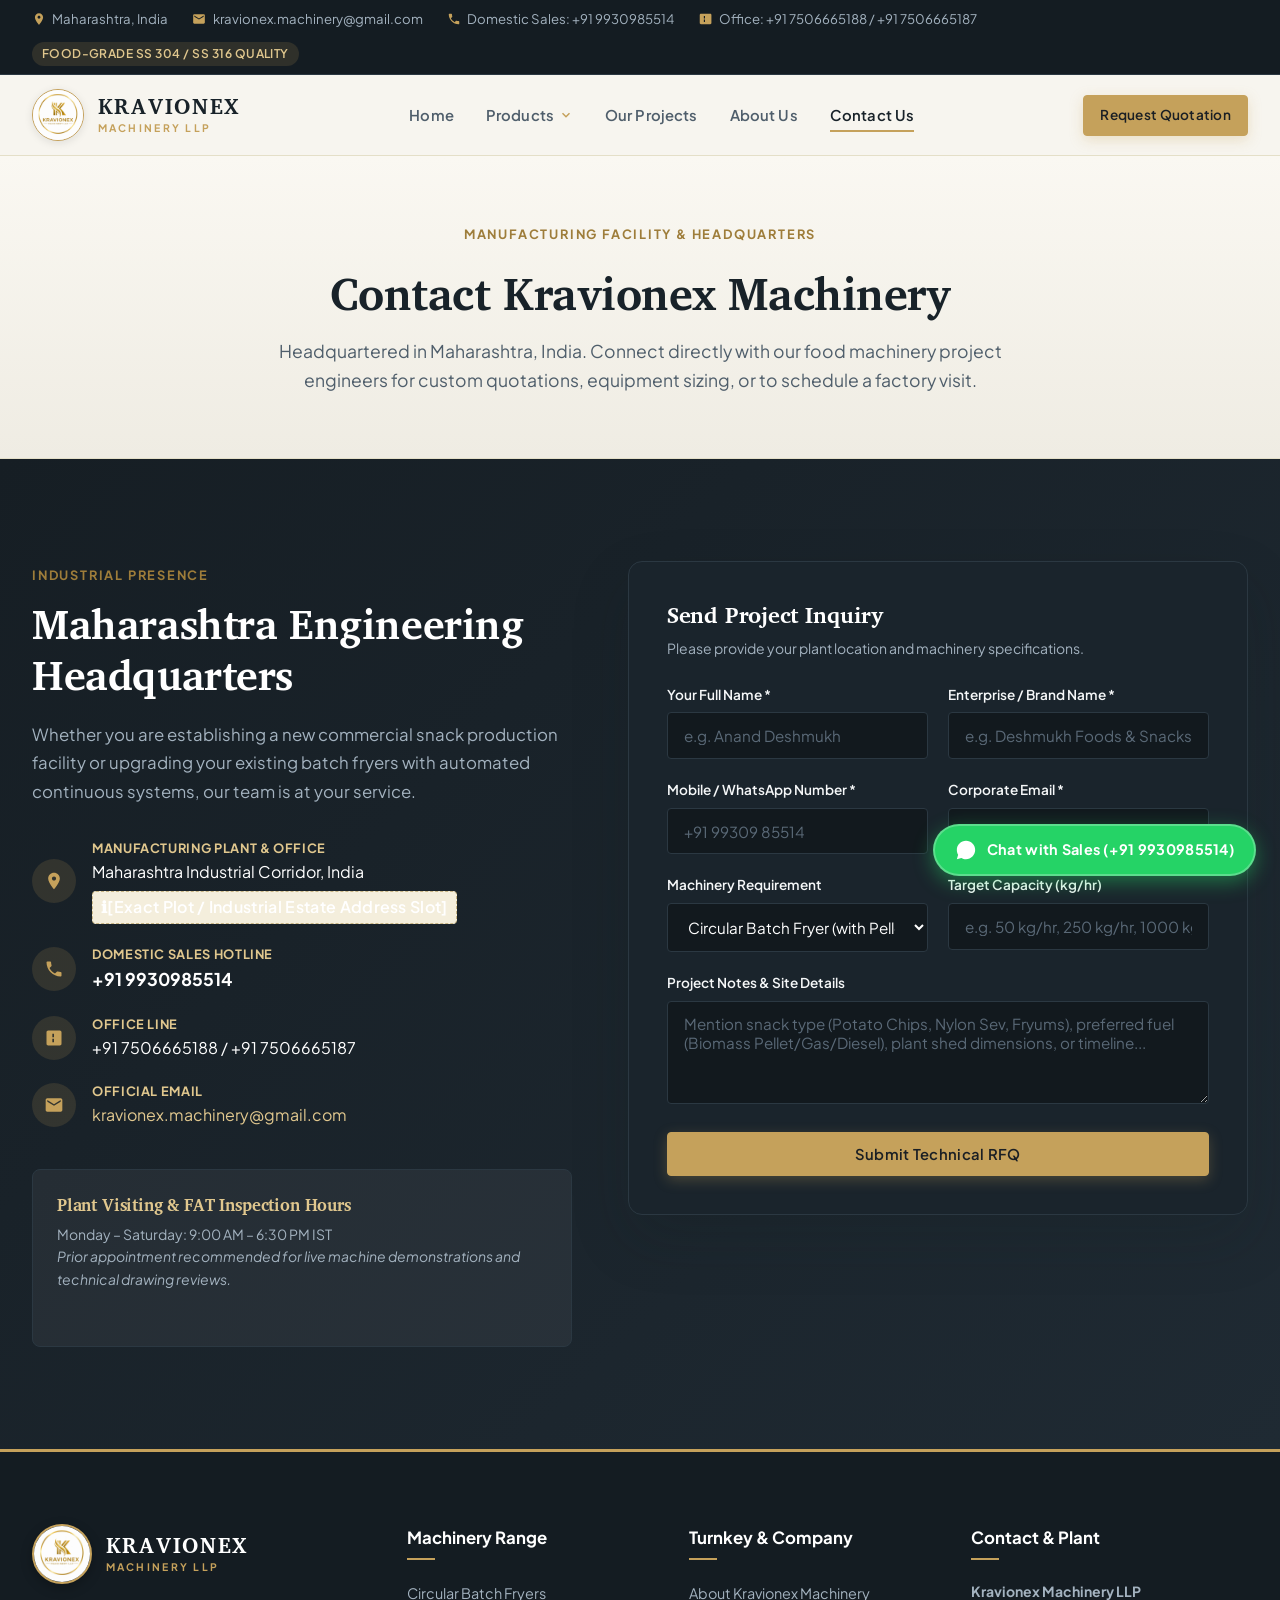
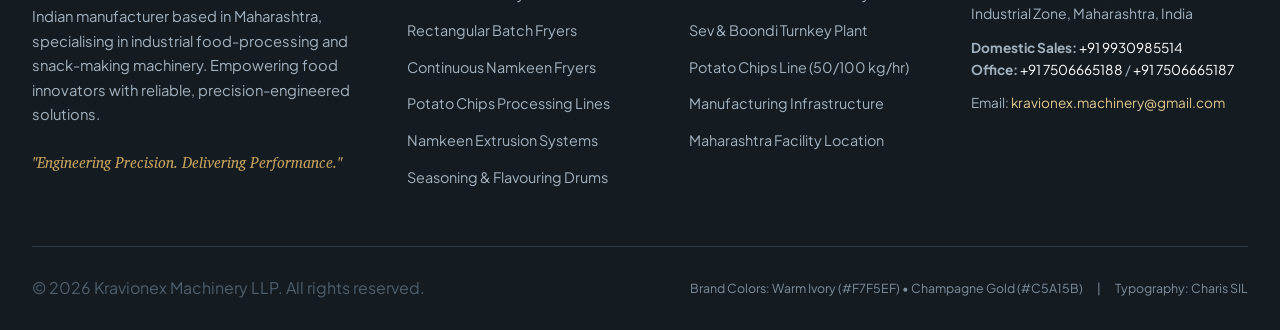
<file: contact.html>
<!DOCTYPE html>
<html lang="en">
<head>
  <meta charset="UTF-8">
  <meta name="viewport" content="width=device-width, initial-scale=1.0">
  <title>Contact & RFQ | Kravionex Machinery LLP - Maharashtra, India</title>
  <meta name="description" content="Contact Kravionex Machinery LLP in Maharashtra, India. Request a technical quotation, factory visit, or custom plant layout for food-processing and snack-making machinery.">
  <link rel="stylesheet" href="css/style.css">
  <link rel="icon" href="data:image/svg+xml,<svg xmlns='http://www.w3.org/2000/svg' viewBox='0 0 100 100'><text y='.9em' font-size='90'>⚙️</text></svg>">
</head>
<body>

  <!-- Top Bar -->
  <aside class="top-bar" aria-label="Quick contact and location info">
    <div class="container">
      <div class="top-bar-content">
        <div class="top-bar-items">
          <span class="top-bar-item">
            <svg fill="currentColor" viewBox="0 0 24 24"><path d="M12 2C8.13 2 5 5.13 5 9c0 5.25 7 13 7 13s7-7.75 7-13c0-3.87-3.13-7-7-7zm0 9.5c-1.38 0-2.5-1.12-2.5-2.5s1.12-2.5 2.5-2.5 2.5 1.12 2.5 2.5-1.12 2.5-2.5 2.5z"/></svg>
            <span>Maharashtra, India</span>
          </span>
          <span class="top-bar-item">
            <svg fill="currentColor" viewBox="0 0 24 24"><path d="M20 4H4c-1.1 0-1.99.9-1.99 2L2 18c0 1.1.9 2 2 2h16c1.1 0 2-.9 2-2V6c0-1.1-.9-2-2-2zm0 4l-8 5-8-5V6l8 5 8-5v2z"/></svg>
            <a href="mailto:kravionex.machinery@gmail.com">kravionex.machinery@gmail.com</a>
          </span>
          <span class="top-bar-item">
            <svg fill="currentColor" viewBox="0 0 24 24"><path d="M6.62 10.79c1.44 2.83 3.76 5.14 6.59 6.59l2.2-2.2c.27-.27.67-.36 1.02-.24 1.12.37 2.33.57 3.57.57.55 0 1 .45 1 1V20c0 .55-.45 1-1 1-9.39 0-17-7.61-17-17 0-.55.45-1 1-1h3.5c.55 0 1 .45 1 1 0 1.25.2 2.45.57 3.57.11.35.03.74-.25 1.02l-2.2 2.2z"/></svg>
            <a href="tel:+919930985514">Domestic Sales: +91 9930985514</a>
          </span>
          <span class="top-bar-item">
            <svg fill="currentColor" viewBox="0 0 24 24"><path d="M19 3H5c-1.1 0-2 .9-2 2v14c0 1.1.9 2 2 2h16c1.1 0 2-.9 2-2V5c0-1.1-.9-2-2-2zm-7 14h-2v-4h2v4zm0-6h-2V7h2v4z"/></svg>
            <span>Office: <a href="tel:+917506665188">+91 7506665188</a> / <a href="tel:+917506665187">+91 7506665187</a></span>
          </span>
        </div>
        <div class="top-bar-items">
          <span class="top-bar-badge">Food-Grade SS 304 / SS 316 Quality</span>
        </div>
      </div>
    </div>
  </aside>

  <!-- Sticky Header Navigation -->
  <header class="site-header">
    <div class="container">
      <nav class="nav-wrapper" aria-label="Main Navigation">
        <a href="index.html" class="brand-logo">
          <img src="assets/images/kravionex-official-logo.png" alt="Kravionex Machinery LLP Logo" class="brand-logo-img">
          <div class="brand-text-wrap">
            <span class="brand-name">Kravionex</span>
            <span class="brand-subtitle">Machinery LLP</span>
          </div>
        </a>

        <ul class="nav-menu">
          <li><a href="index.html" class="nav-link">Home</a></li>
          <li class="nav-has-dropdown">
            <a href="products.html" class="nav-link nav-link-dropdown">
              Products
              <svg class="caret" viewBox="0 0 24 24" fill="none" stroke="currentColor" stroke-width="2.5"><polyline points="6 9 12 15 18 9"/></svg>
            </a>
            <div class="mega-menu">
              <div class="mega-menu-header">
                <h4>⚙ Kravionex Machinery Portfolio</h4>
                <a href="products.html">View All →</a>
              </div>
              <div class="mega-menu-body">
                <div class="mega-col">
                  <div class="mega-col-title">
                    <svg viewBox="0 0 24 24" fill="currentColor"><path d="M12 2C6.48 2 2 6.48 2 12s4.48 10 10 10 10-4.48 10-10S17.52 2 12 2zm-1 14H9V8h2v8zm4 0h-2V8h2v8z"/></svg>
                    Batch Fryers
                  </div>
                  <a href="products.html" class="mega-product-link"><span class="picon">🔥</span><span class="ptext"><span class="pname">Circular Batch Fryer (Pellet HE)</span><span class="pcap">40–150 kg/hr · Biomass Pellet / Gas</span></span></a>
                  <a href="products.html" class="mega-product-link"><span class="picon">🔶</span><span class="ptext"><span class="pname">Rectangular Tilting Batch Fryer</span><span class="pcap">50–200 kg/hr · Pellet / Diesel / Gas</span></span></a>
                  <a href="products.html" class="mega-product-link"><span class="picon">🌀</span><span class="ptext"><span class="pname">Shell &amp; Tube Circular Fryer</span><span class="pcap">60–180 kg/hr · Steam / Thermic Fluid</span></span></a>
                  <a href="products.html" class="mega-product-link"><span class="picon">🌾</span><span class="ptext"><span class="pname">Direct-Fired Batch Fryer (Furnace)</span><span class="pcap">30–100 kg/hr · Biomass / Agro Waste</span></span></a>
                  <div class="mega-col-title" style="margin-top:0.75rem;">
                    <svg viewBox="0 0 24 24" fill="currentColor"><path d="M19 3H5c-1.1 0-2 .9-2 2v14c0 1.1.9 2 2 2h14c1.1 0 2-.9 2-2V5c0-1.1-.9-2-2-2zm-7 3c1.93 0 3.5 1.57 3.5 3.5S13.93 13 12 13s-3.5-1.57-3.5-3.5S10.07 6 12 6zm7 13H5v-.23c0-.62.28-1.2.76-1.58C7.47 15.82 9.64 15 12 15s4.53.82 6.24 2.19c.48.38.76.97.76 1.58V19z"/></svg>
                    Preparation &amp; Seasoning
                  </div>
                  <a href="products.html" class="mega-product-link"><span class="picon">🥔</span><span class="ptext"><span class="pname">High-Speed Potato &amp; Plantain Slicer</span><span class="pcap">300–800 kg/hr · Electric 415V</span></span></a>
                  <a href="products.html" class="mega-product-link"><span class="picon">🫙</span><span class="ptext"><span class="pname">Abrasive Root Vegetable Peeler</span><span class="pcap">150–400 kg/hr · Electric 415V</span></span></a>
                  <a href="products.html" class="mega-product-link"><span class="picon">✨</span><span class="ptext"><span class="pname">Octagonal Flavouring &amp; Seasoning Drum</span><span class="pcap">50–250 kg/hr · Electric</span></span></a>
                </div>
                <div class="mega-col">
                  <div class="mega-col-title">
                    <svg viewBox="0 0 24 24" fill="currentColor"><path d="M4 6h16v2H4zm0 5h16v2H4zm0 5h16v2H4z"/></svg>
                    Continuous &amp; Turnkey Lines
                  </div>
                  <a href="products.html" class="mega-product-link"><span class="picon">⚡</span><span class="ptext"><span class="pname">Continuous Namkeen &amp; Pellet Fryer</span><span class="pcap">150–600 kg/hr · Biomass Pellet</span></span></a>
                  <a href="products.html" class="mega-product-link"><span class="picon">🏭</span><span class="ptext"><span class="pname">Multi-Product Continuous Frying System</span><span class="pcap">300–1,200 kg/hr · Thermic / Gas</span></span></a>
                  <div class="mega-col-title" style="margin-top:0.75rem;">
                    <svg viewBox="0 0 24 24" fill="currentColor"><path d="M17 8C8 10 5.9 16.17 3.82 21.34L5.71 22l1-2.3A4.49 4.49 0 0 0 8 20c4 0 4-2 8-2s4 2 8 2v-2c-4 0-4-2-8-2c-1 0-1.72.1-2.33.24C14.1 13.58 15.71 10.64 17 8z"/></svg>
                    Turnkey Plant Solutions
                  </div>
                  <a href="turnkey-lines.html" class="mega-product-link"><span class="picon">🍟</span><span class="ptext"><span class="pname">Semi-Auto Potato Chips Line</span><span class="pcap">50 &amp; 100 kg/hr · Multi-fuel</span></span></a>
                  <a href="turnkey-lines.html" class="mega-product-link"><span class="picon">🌀</span><span class="ptext"><span class="pname">Fully Auto Boondi &amp; Nylon Sev Line</span><span class="pcap">200–800 kg/hr · End-to-end</span></span></a>
                  <div class="mega-col-title" style="margin-top:0.75rem;">
                    <svg viewBox="0 0 24 24" fill="currentColor"><path d="M12 6V3H3v18h18V9h-9zm-2 12H5v-2h5v2zm0-4H5v-2h5v2zm0-4H5V8h5v2zm9 8h-7v-6h7v6zm-1-4h-5v-2h5v2z"/></svg>
                    Namkeen &amp; Extrusion
                  </div>
                  <a href="products.html" class="mega-product-link"><span class="picon">🔩</span><span class="ptext"><span class="pname">Heavy-Duty Namkeen &amp; Sev Extruder</span><span class="pcap">80–300 kg/hr · VFD Electric Drive</span></span></a>
                </div>
              </div>
              <div class="mega-menu-footer">
                <p>All machinery manufactured in Maharashtra, India — Food-Grade SS 304 / SS 316</p>
                <a href="contact.html" class="btn btn-primary btn-sm">Get Quotation</a>
              </div>
            </div>
          </li>
          <li><a href="turnkey-lines.html" class="nav-link">Our Projects</a></li>
          <li><a href="about.html" class="nav-link">About Us</a></li>
          <li><a href="contact.html" class="nav-link active">Contact Us</a></li>
        </ul>

        <div class="nav-actions">
          <a href="#rfq-section" class="btn btn-primary btn-sm">Request Quotation</a>
          <button class="mobile-nav-toggle" aria-label="Toggle Navigation Menu">
            <svg width="24" height="24" viewBox="0 0 24 24" fill="none" stroke="currentColor" stroke-width="2"><path d="M3 12h18M3 6h18M3 18h18"/></svg>
          </button>
        </div>
      </nav>
    </div>
  </header>

  <!-- Mobile Drawer -->
  <div class="drawer-overlay"></div>
  <aside class="mobile-drawer" aria-label="Mobile Navigation Drawer">
    <div class="mobile-drawer-header">
      <a href="index.html" class="brand-logo">
        <img src="assets/images/kravionex-official-logo.png" alt="Kravionex Machinery LLP Logo" class="brand-logo-img">
        <div class="brand-text-wrap">
          <span class="brand-name">Kravionex</span>
          <span class="brand-subtitle">Machinery LLP</span>
        </div>
      </a>
      <button class="mobile-drawer-close" aria-label="Close Mobile Menu" style="background:none;border:none;font-size:1.5rem;cursor:pointer;">&times;</button>
    </div>
    <ul class="mobile-nav-links">
      <li><a href="index.html">Home</a></li>
      <li class="mobile-has-dropdown">
        <a href="products.html">Products <svg class="mobile-dropdown-caret" viewBox="0 0 24 24" fill="none" stroke="currentColor" stroke-width="2.5"><polyline points="6 9 12 15 18 9"/></svg></a>
        <ul class="mobile-sub-links">
          <li><a href="products.html">🔥 Circular Batch Fryer (Pellet HE)</a></li>
          <li><a href="products.html">🔶 Rectangular Tilting Batch Fryer</a></li>
          <li><a href="products.html">🌀 Shell &amp; Tube Circular Fryer</a></li>
          <li><a href="products.html">🌾 Direct-Fired Batch Fryer</a></li>
          <li><a href="products.html">⚡ Continuous Namkeen &amp; Pellet Fryer</a></li>
          <li><a href="products.html">🏭 Multi-Product Continuous Frying System</a></li>
          <li><a href="products.html">🔩 Namkeen &amp; Sev Extruder</a></li>
          <li><a href="products.html">🥔 High-Speed Potato Slicer</a></li>
          <li><a href="products.html">🫙 Root Vegetable Peeler</a></li>
          <li><a href="products.html">✨ Flavouring Drum</a></li>
        </ul>
      </li>
      <li><a href="turnkey-lines.html">Our Projects</a></li>
      <li><a href="about.html">About Us</a></li>
      <li><a href="contact.html" class="active">Contact Us</a></li>
    </ul>
    <div style="margin-top: 1.5rem; padding: 1rem; background: var(--bg-surface-warm); border-radius: var(--radius-sm); border: 1px solid var(--border-light);">
      <p style="font-size: 0.8rem; font-weight: 700; color: var(--accent-gold-dark); text-transform: uppercase;">Direct Contact</p>
      <p style="font-size: 0.85rem; margin-top: 0.25rem;">
        <strong>Domestic Sales:</strong><br>
        <a href="tel:+919930985514" style="color: var(--text-primary); font-weight: 600;">+91 9930985514</a>
      </p>
      <p style="font-size: 0.85rem; margin-top: 0.4rem;">
        <strong>Office:</strong><br>
        <a href="tel:+917506665188" style="color: var(--text-primary);">+91 7506665188</a> / <a href="tel:+917506665187" style="color: var(--text-primary);">+91 7506665187</a>
      </p>
      <p style="font-size: 0.825rem; margin-top: 0.4rem;">
        <a href="mailto:kravionex.machinery@gmail.com" style="color: var(--accent-gold-dark);">kravionex.machinery@gmail.com</a>
      </p>
    </div>
  </aside>

  <!-- Header Banner -->
  <section class="section-spacing-sm" style="background: linear-gradient(180deg, #FAF8F2 0%, #EFECE3 100%); border-bottom: 1px solid var(--border-light);">
    <div class="container">
      <div style="max-width: 800px; margin: 0 auto; text-align: center;">
        <span class="section-kicker">Manufacturing Facility & Headquarters</span>
        <h1 style="font-size: 2.8rem; margin: 0.5rem 0 1rem;">Contact Kravionex Machinery</h1>
        <p style="font-size: 1.1rem; color: var(--text-secondary); line-height: 1.6;">
          Headquartered in Maharashtra, India. Connect directly with our food machinery project engineers for custom quotations, equipment sizing, or to schedule a factory visit.
        </p>
      </div>
    </div>
  </section>

  <!-- Contact & RFQ Grid -->
  <section class="section-spacing rfq-section" id="rfq-section">
    <div class="container">
      <div class="rfq-grid">
        <!-- Contact Info -->
        <div class="rfq-info">
          <span class="section-kicker">Industrial Presence</span>
          <h2>Maharashtra Engineering Headquarters</h2>
          <p>
            Whether you are establishing a new commercial snack production facility or upgrading your existing batch fryers with automated continuous systems, our team is at your service.
          </p>

          <ul class="rfq-contact-list">
            <li class="rfq-contact-item">
              <div class="icon-circle">
                <svg fill="currentColor" viewBox="0 0 24 24"><path d="M12 2C8.13 2 5 5.13 5 9c0 5.25 7 13 7 13s7-7.75 7-13c0-3.87-3.13-7-7-7zm0 9.5c-1.38 0-2.5-1.12-2.5-2.5s1.12-2.5 2.5-2.5 2.5 1.12 2.5 2.5-1.12 2.5-2.5 2.5z"/></svg>
              </div>
              <div>
                <strong>Manufacturing Plant & Office</strong>
                <span>Maharashtra Industrial Corridor, India</span>
                <span class="placeholder-indicator" style="display:block; margin-top: 0.3rem;">[Exact Plot / Industrial Estate Address Slot]</span>
              </div>
            </li>

            <li class="rfq-contact-item">
              <div class="icon-circle">
                <svg fill="currentColor" viewBox="0 0 24 24"><path d="M6.62 10.79c1.44 2.83 3.76 5.14 6.59 6.59l2.2-2.2c.27-.27.67-.36 1.02-.24 1.12.37 2.33.57 3.57.57.55 0 1 .45 1 1V20c0 .55-.45 1-1 1-9.39 0-17-7.61-17-17 0-.55.45-1 1-1h3.5c.55 0 1 .45 1 1 0 1.25.2 2.45.57 3.57.11.35.03.74-.25 1.02l-2.2 2.2z"/></svg>
              </div>
              <div>
                <strong>Domestic Sales Hotline</strong>
                <a href="tel:+919930985514" style="color: #FFFFFF; font-weight: 700; font-size: 1.1rem;">+91 9930985514</a>
              </div>
            </li>

            <li class="rfq-contact-item">
              <div class="icon-circle">
                <svg fill="currentColor" viewBox="0 0 24 24"><path d="M19 3H5c-1.1 0-2 .9-2 2v14c0 1.1.9 2 2 2h14c1.1 0 2-.9 2-2V5c0-1.1-.9-2-2-2zm-7 14h-2v-4h2v4zm0-6h-2V7h2v4z"/></svg>
              </div>
              <div>
                <strong>Office Line</strong>
                <span><a href="tel:+917506665188" style="color: #FFFFFF;">+91 7506665188</a> / <a href="tel:+917506665187" style="color: #FFFFFF;">+91 7506665187</a></span>
              </div>
            </li>

            <li class="rfq-contact-item">
              <div class="icon-circle">
                <svg fill="currentColor" viewBox="0 0 24 24"><path d="M20 4H4c-1.1 0-1.99.9-1.99 2L2 18c0 1.1.9 2 2 2h16c1.1 0 2-.9 2-2V6c0-1.1-.9-2-2-2zm0 4l-8 5-8-5V6l8 5 8-5v2z"/></svg>
              </div>
              <div>
                <strong>Official Email</strong>
                <a href="mailto:kravionex.machinery@gmail.com" style="color: var(--accent-gold-light);">kravionex.machinery@gmail.com</a>
              </div>
            </li>
          </ul>

          <!-- Factory Hours & Visiting Protocol -->
          <div style="background: rgba(255, 255, 255, 0.05); padding: 1.5rem; border-radius: var(--radius-md); border: 1px solid var(--border-dark);">
            <h4 style="color: var(--accent-gold-light); font-size: 1.05rem; margin-bottom: 0.5rem;">Plant Visiting & FAT Inspection Hours</h4>
            <p style="font-size: 0.875rem; color: var(--text-on-dark-muted); line-height: 1.6;">
              Monday – Saturday: 9:00 AM – 6:30 PM IST<br>
              <em>Prior appointment recommended for live machine demonstrations and technical drawing reviews.</em>
            </p>
          </div>
        </div>

        <!-- RFQ Form Card -->
        <div class="rfq-form-card">
          <h3 style="color: #FFFFFF; font-size: 1.4rem; margin-bottom: 0.5rem;">Send Project Inquiry</h3>
          <p style="color: var(--text-on-dark-muted); font-size: 0.875rem; margin-bottom: 1.5rem;">
            Please provide your plant location and machinery specifications.
          </p>

          <form id="rfq-form">
            <div class="form-row">
              <div class="form-group">
                <label class="form-label" for="rfq-name">Your Full Name *</label>
                <input type="text" id="rfq-name" class="form-control" placeholder="e.g. Anand Deshmukh" required>
              </div>
              <div class="form-group">
                <label class="form-label" for="rfq-company">Enterprise / Brand Name *</label>
                <input type="text" id="rfq-company" class="form-control" placeholder="e.g. Deshmukh Foods & Snacks" required>
              </div>
            </div>

            <div class="form-row">
              <div class="form-group">
                <label class="form-label" for="rfq-phone">Mobile / WhatsApp Number *</label>
                <input type="tel" id="rfq-phone" class="form-control" placeholder="+91 99309 85514" required>
              </div>
              <div class="form-group">
                <label class="form-label" for="rfq-email">Corporate Email *</label>
                <input type="email" id="rfq-email" class="form-control" placeholder="contact@yourcompany.com" required>
              </div>
            </div>

            <div class="form-row">
              <div class="form-group">
                <label class="form-label" for="rfq-equipment">Machinery Requirement</label>
                <select id="rfq-equipment" class="form-control">
                  <option value="batch">Circular Batch Fryer (with Pellet HE / Furnace)</option>
                  <option value="batch-rect">Rectangular Batch Fryer (Tilting Basket)</option>
                  <option value="continuous">Multi Product Continuous Frying System</option>
                  <option value="continuous-pellet">Continuous Namkeen & Pellet Fryer (Pellet HE)</option>
                  <option value="turnkey">Turnkey Automatic Boondi & Sev Production Line</option>
                  <option value="chips">Semi-Automatic Potato Chips Line (50/100 kg/hr)</option>
                  <option value="extruder">Namkeen Extruder & Dies</option>
                  <option value="slicer">Potato Slicer / Peeler Machine</option>
                  <option value="drum">Flavouring & Coating Drum</option>
                  <option value="custom">Complete Factory Layout & Greenfield Consultation</option>
                </select>
              </div>
              <div class="form-group">
                <label class="form-label" for="rfq-capacity">Target Capacity (kg/hr)</label>
                <input type="text" id="rfq-capacity" class="form-control" placeholder="e.g. 50 kg/hr, 250 kg/hr, 1000 kg/hr">
              </div>
            </div>

            <div class="form-group">
              <label class="form-label" for="rfq-message">Project Notes & Site Details</label>
              <textarea id="rfq-message" class="form-control" rows="4" placeholder="Mention snack type (Potato Chips, Nylon Sev, Fryums), preferred fuel (Biomass Pellet/Gas/Diesel), plant shed dimensions, or timeline..."></textarea>
            </div>

            <button type="submit" class="btn btn-primary" style="width: 100%;">
              Submit Technical RFQ
            </button>
            <div id="rfq-status-msg"></div>
          </form>
        </div>
      </div>
    </div>
  </section>

  <!-- Industrial Footer -->
  <footer class="site-footer">
    <div class="container">
      <div class="footer-grid">
        <div class="footer-brand">
          <a href="index.html" class="brand-logo" style="margin-bottom: 1rem;">
            <img src="assets/images/kravionex-official-logo.png" alt="Kravionex Machinery LLP Logo" class="footer-logo-img">
            <div class="brand-text-wrap">
              <span class="brand-name">Kravionex</span>
              <span class="brand-subtitle">Machinery LLP</span>
            </div>
          </a>
          <p class="footer-desc">
            Indian manufacturer based in Maharashtra, specialising in industrial food-processing and snack-making machinery. Empowering food innovators with reliable, precision-engineered solutions.
          </p>
          <p style="font-family: var(--font-serif); font-style: italic; color: var(--accent-gold); font-size: 0.95rem;">
            "Engineering Precision. Delivering Performance."
          </p>
        </div>

        <div class="footer-col">
          <h5>Machinery Range</h5>
          <ul class="footer-links">
            <li><a href="products.html">Circular Batch Fryers</a></li>
            <li><a href="products.html">Rectangular Batch Fryers</a></li>
            <li><a href="products.html">Continuous Namkeen Fryers</a></li>
            <li><a href="products.html">Potato Chips Processing Lines</a></li>
            <li><a href="products.html">Namkeen Extrusion Systems</a></li>
            <li><a href="products.html">Seasoning & Flavouring Drums</a></li>
          </ul>
        </div>

        <div class="footer-col">
          <h5>Turnkey & Company</h5>
          <ul class="footer-links">
            <li><a href="about.html">About Kravionex Machinery</a></li>
            <li><a href="turnkey-lines.html">Sev & Boondi Turnkey Plant</a></li>
            <li><a href="turnkey-lines.html">Potato Chips Line (50/100 kg/hr)</a></li>
            <li><a href="about.html#engineering">Manufacturing Infrastructure</a></li>
            <li><a href="contact.html">Maharashtra Facility Location</a></li>
          </ul>
        </div>

        <div class="footer-col">
          <h5>Contact & Plant</h5>
          <p style="font-size: 0.875rem; color: var(--text-on-dark-muted); line-height: 1.6; margin-bottom: 0.75rem;">
            <strong>Kravionex Machinery LLP</strong><br>
            Industrial Zone, Maharashtra, India<br>
          </p>
          <p style="font-size: 0.85rem; color: var(--text-on-dark-muted); line-height: 1.6; margin-bottom: 0.75rem;">
            <strong>Domestic Sales:</strong> <a href="tel:+919930985514" style="color: #FFFFFF;">+91 9930985514</a><br>
            <strong>Office:</strong> <a href="tel:+917506665188" style="color: #FFFFFF;">+91 7506665188</a> / <a href="tel:+917506665187" style="color: #FFFFFF;">+91 7506665187</a>
          </p>
          <p style="font-size: 0.85rem; color: var(--text-on-dark-muted);">
            Email: <a href="mailto:kravionex.machinery@gmail.com" style="color: var(--accent-gold-light);">kravionex.machinery@gmail.com</a>
          </p>
        </div>
      </div>

      <div class="footer-bottom">
        <div class="footer-bottom-flex">
          <p>&copy; 2026 Kravionex Machinery LLP. All rights reserved.</p>
          <div style="font-size: 0.775rem; color: #7F8E9C;">
            <span>Brand Colors: Warm Ivory (#F7F5EF) &bull; Champagne Gold (#C5A15B)</span>
            <span style="margin-left: 0.75rem;">|</span>
            <span style="margin-left: 0.75rem;">Typography: Charis SIL</span>
          </div>
        </div>
      </div>
    </div>
  </footer>

  <!-- Floating WhatsApp Quick Connect (+91 9930985514) -->
  <a href="https://api.whatsapp.com/send?phone=919930985514&text=Hello%20Kravionex%20Machinery,%20I%20would%20like%20to%20inquire%20about%20your%20food-processing%20machinery." target="_blank" class="floating-whatsapp" aria-label="Chat with Kravionex Domestic Sales on WhatsApp">
    <svg viewBox="0 0 24 24"><path d="M12.031 6.172c-3.181 0-5.767 2.586-5.768 5.766-.001 1.298.38 2.27 1.019 3.287l-.582 2.128 2.182-.573c.978.58 1.911.928 3.145.929 3.178 0 5.767-2.587 5.768-5.766.001-3.187-2.575-5.77-5.764-5.771zm3.392 8.244c-.144.405-.837.774-1.17.824-.312.045-.694.076-2.023-.474-1.616-.669-2.656-2.316-2.736-2.423-.079-.107-.648-.863-.648-1.646 0-.783.407-1.168.552-1.328.144-.16.315-.2.42-.2.106 0 .212.001.304.006.098.005.228-.037.357.273.131.312.447 1.092.486 1.172.04.08.066.174.013.28-.053.107-.079.174-.158.267-.08.093-.168.207-.24.278-.08.08-.163.167-.07.327.093.16.413.682.886 1.103.61.543 1.123.711 1.283.791.16.08.253.067.346-.04.094-.107.4-.467.507-.627.106-.16.213-.133.359-.08.147.053.931.44 1.091.52.16.08.267.12.306.187.04.066.04.386-.104.791zM12 2C6.477 2 2 6.477 2 12c0 1.891.526 3.662 1.441 5.176L2 22l4.981-1.397C8.423 21.493 10.154 22 12 22c5.523 0 10-4.477 10-10S17.523 2 12 2z"/></svg>
    <span>Chat with Sales (+91 9930985514)</span>
  </a>

  <script src="js/main.js"></script>
</body>
</html>
</file>
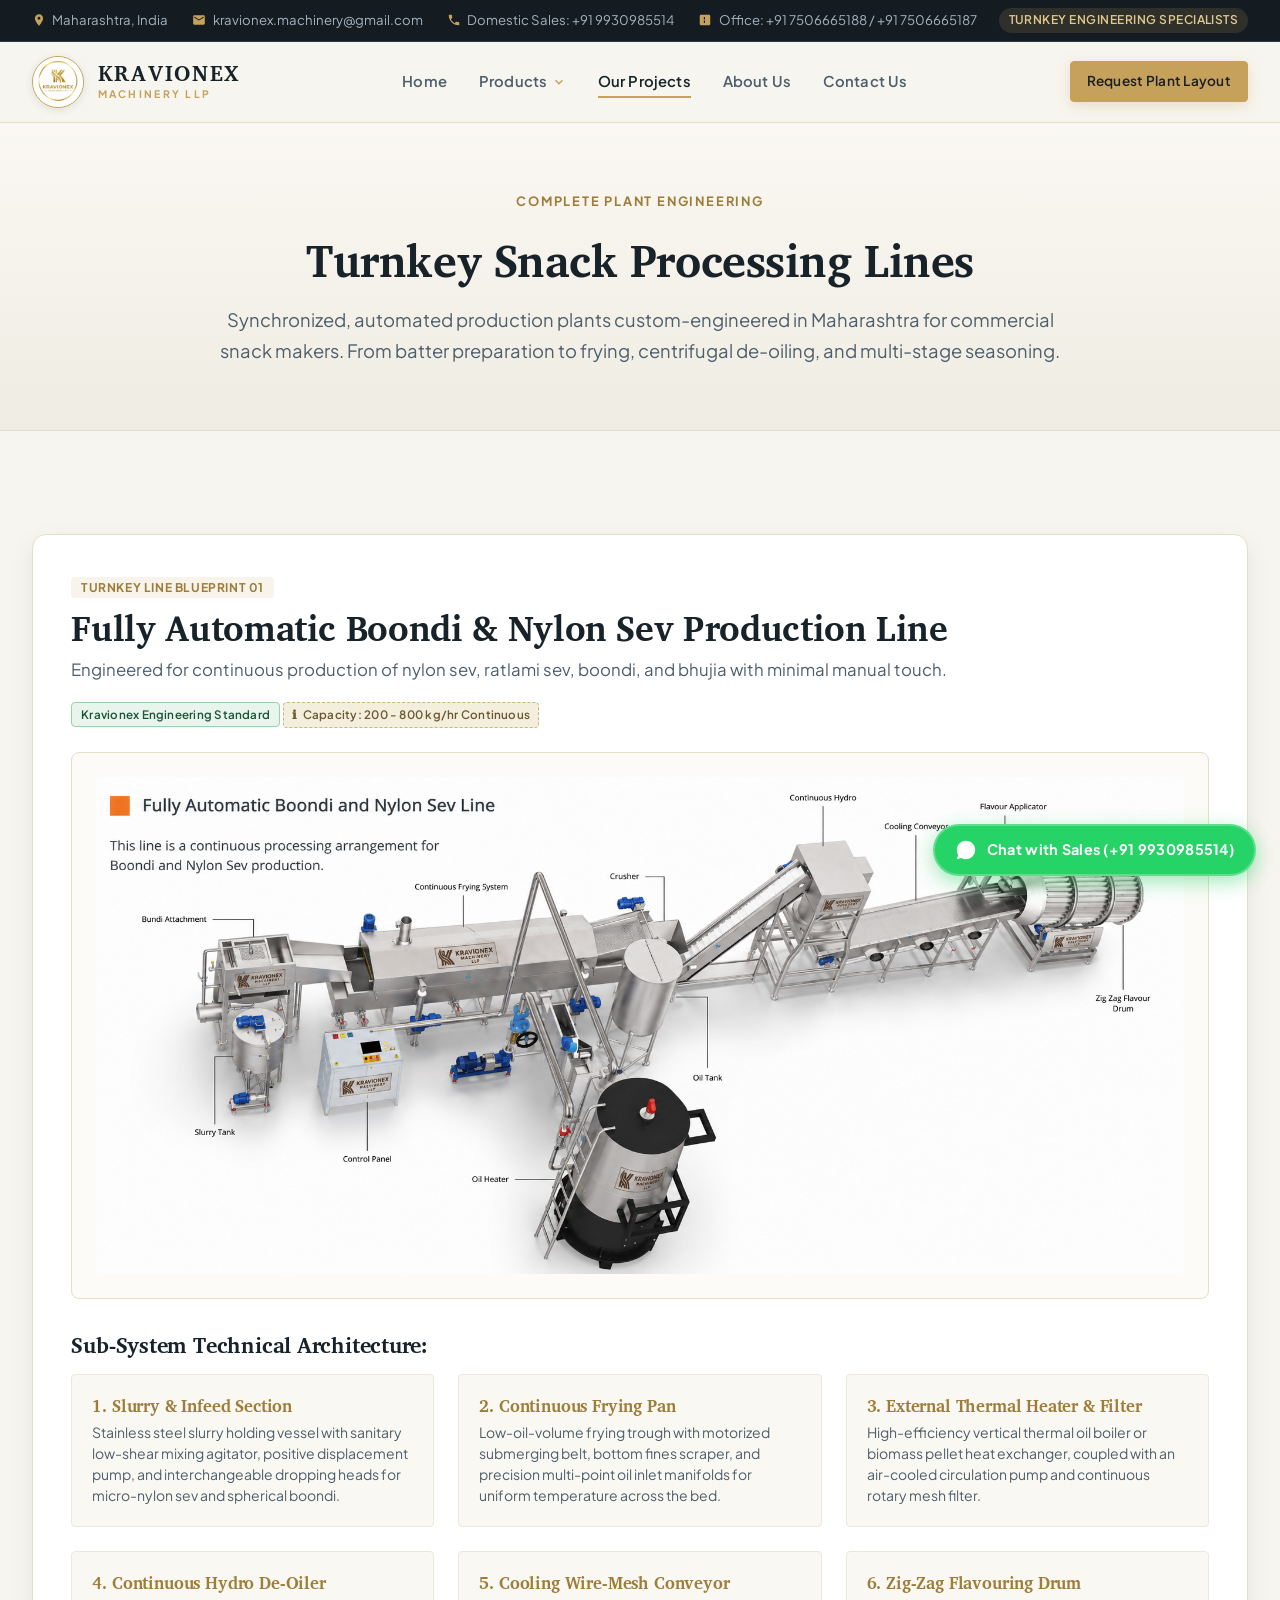
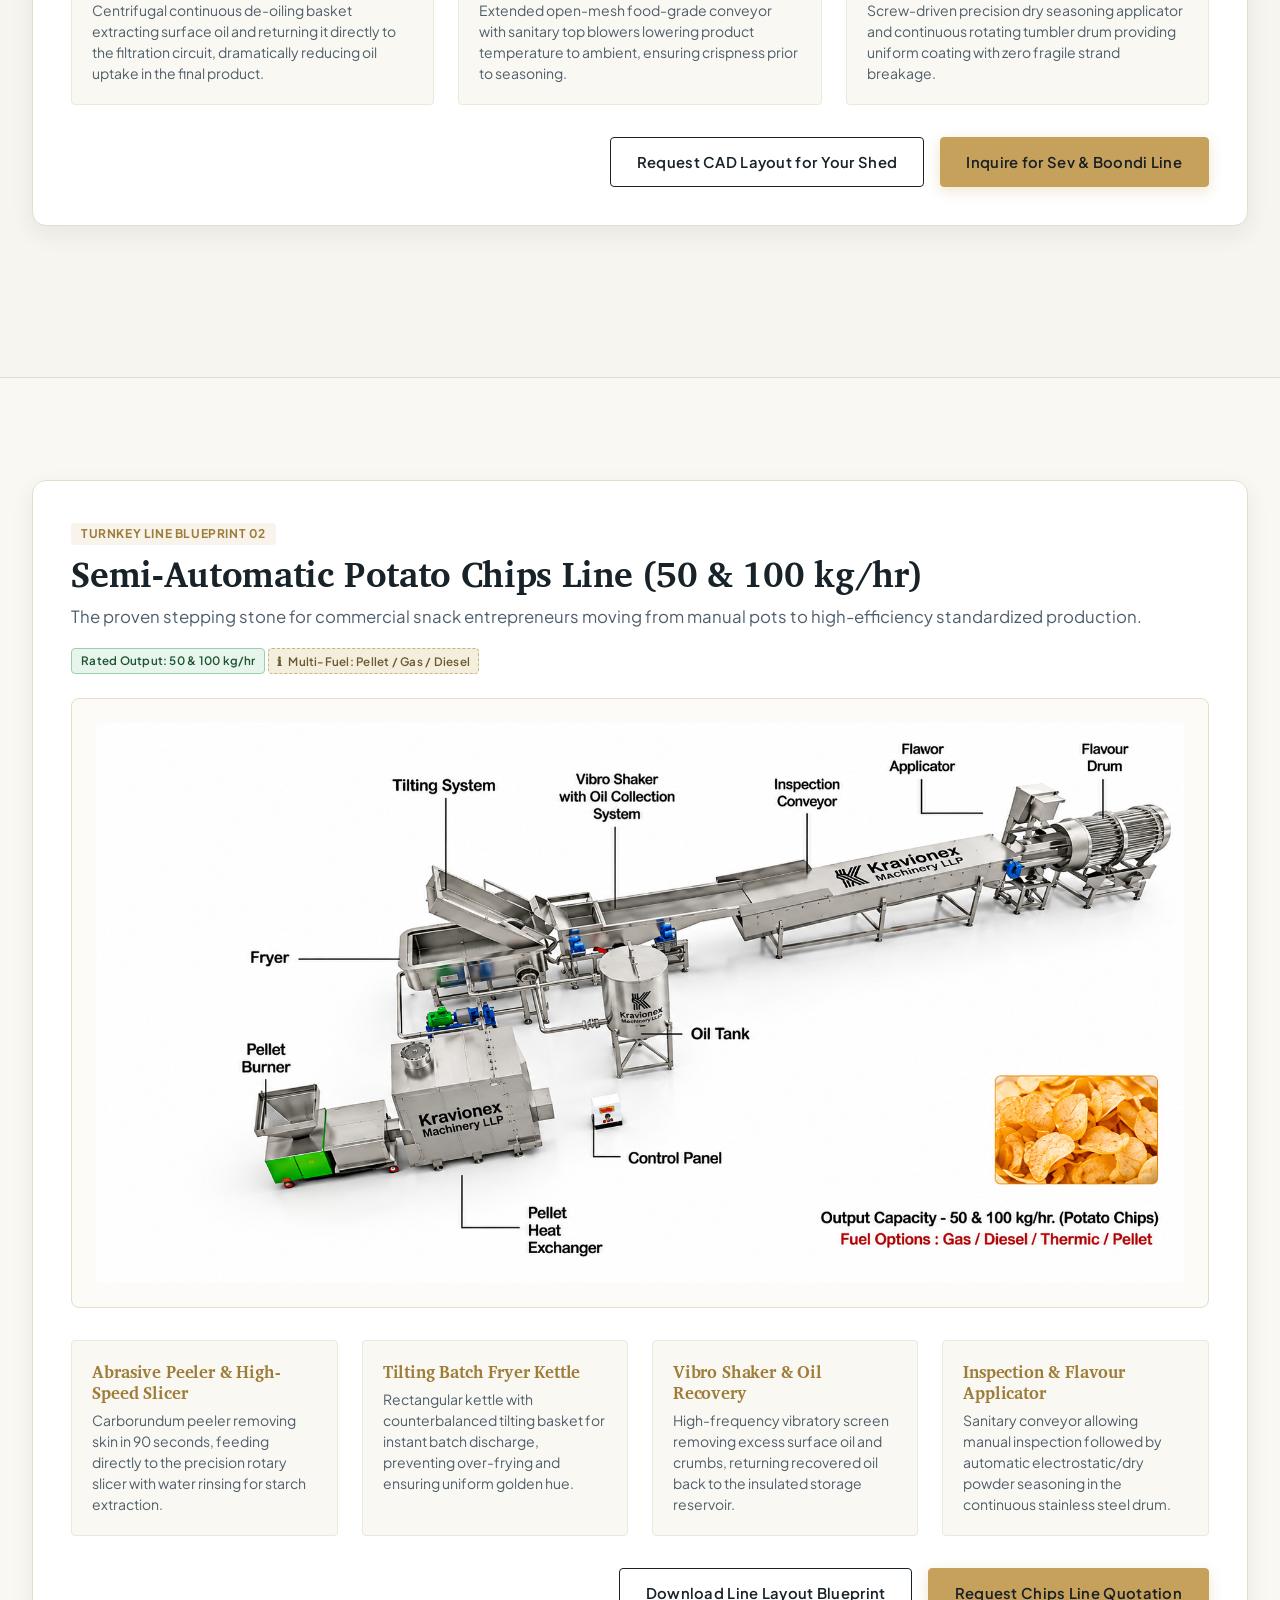
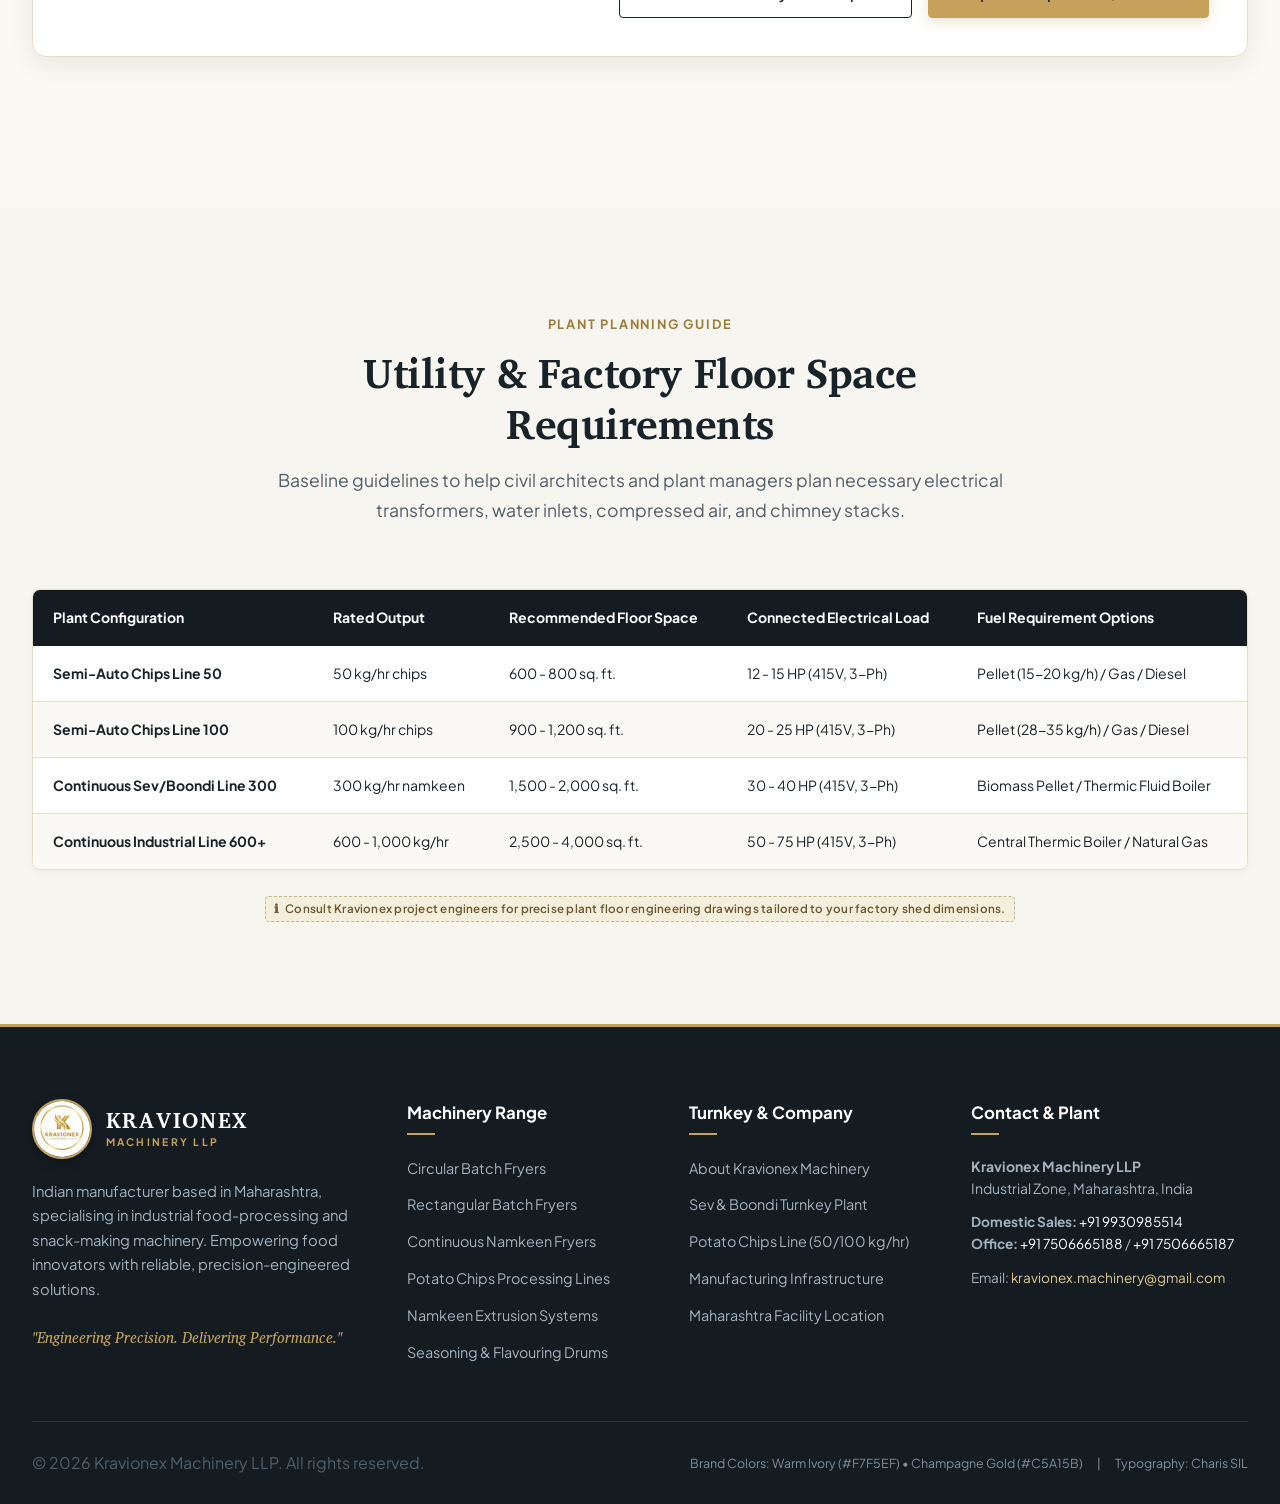
<file: turnkey-lines.html>
<!DOCTYPE html>
<html lang="en">
<head>
  <meta charset="UTF-8">
  <meta name="viewport" content="width=device-width, initial-scale=1.0">
  <title>Turnkey Production Lines | Kravionex Machinery LLP - Food-Processing Machinery</title>
  <meta name="description" content="Discover complete turnkey automated food-processing plants by Kravionex Machinery LLP: Fully Automatic Boondi & Sev Line, Semi-Automatic Potato Chips Line, and Pellet Snacks Processing.">
  <link rel="stylesheet" href="css/style.css">
  <link rel="icon" href="data:image/svg+xml,<svg xmlns='http://www.w3.org/2000/svg' viewBox='0 0 100 100'><text y='.9em' font-size='90'>⚙️</text></svg>">
</head>
<body>

  <!-- Top Bar -->
  <aside class="top-bar" aria-label="Quick contact and location info">
    <div class="container">
      <div class="top-bar-content">
        <div class="top-bar-items">
          <span class="top-bar-item">
            <svg fill="currentColor" viewBox="0 0 24 24"><path d="M12 2C8.13 2 5 5.13 5 9c0 5.25 7 13 7 13s7-7.75 7-13c0-3.87-3.13-7-7-7zm0 9.5c-1.38 0-2.5-1.12-2.5-2.5s1.12-2.5 2.5-2.5 2.5 1.12 2.5 2.5-1.12 2.5-2.5 2.5z"/></svg>
            <span>Maharashtra, India</span>
          </span>
          <span class="top-bar-item">
            <svg fill="currentColor" viewBox="0 0 24 24"><path d="M20 4H4c-1.1 0-1.99.9-1.99 2L2 18c0 1.1.9 2 2 2h16c1.1 0 2-.9 2-2V6c0-1.1-.9-2-2-2zm0 4l-8 5-8-5V6l8 5 8-5v2z"/></svg>
            <a href="mailto:kravionex.machinery@gmail.com">kravionex.machinery@gmail.com</a>
          </span>
          <span class="top-bar-item">
            <svg fill="currentColor" viewBox="0 0 24 24"><path d="M6.62 10.79c1.44 2.83 3.76 5.14 6.59 6.59l2.2-2.2c.27-.27.67-.36 1.02-.24 1.12.37 2.33.57 3.57.57.55 0 1 .45 1 1V20c0 .55-.45 1-1 1-9.39 0-17-7.61-17-17 0-.55.45-1 1-1h3.5c.55 0 1 .45 1 1 0 1.25.2 2.45.57 3.57.11.35.03.74-.25 1.02l-2.2 2.2z"/></svg>
            <a href="tel:+919930985514">Domestic Sales: +91 9930985514</a>
          </span>
          <span class="top-bar-item">
            <svg fill="currentColor" viewBox="0 0 24 24"><path d="M19 3H5c-1.1 0-2 .9-2 2v14c0 1.1.9 2 2 2h14c1.1 0 2-.9 2-2V5c0-1.1-.9-2-2-2zm-7 14h-2v-4h2v4zm0-6h-2V7h2v4z"/></svg>
            <span>Office: <a href="tel:+917506665188">+91 7506665188</a> / <a href="tel:+917506665187">+91 7506665187</a></span>
          </span>
        </div>
        <div class="top-bar-items">
          <span class="top-bar-badge">Turnkey Engineering Specialists</span>
        </div>
      </div>
    </div>
  </aside>

  <!-- Sticky Header Navigation -->
  <header class="site-header">
    <div class="container">
      <nav class="nav-wrapper" aria-label="Main Navigation">
        <a href="index.html" class="brand-logo">
          <img src="assets/images/kravionex-official-logo.png" alt="Kravionex Machinery LLP Logo" class="brand-logo-img">
          <div class="brand-text-wrap">
            <span class="brand-name">Kravionex</span>
            <span class="brand-subtitle">Machinery LLP</span>
          </div>
        </a>

        <ul class="nav-menu">
          <li><a href="index.html" class="nav-link">Home</a></li>
          <li class="nav-has-dropdown">
            <a href="products.html" class="nav-link nav-link-dropdown">
              Products
              <svg class="caret" viewBox="0 0 24 24" fill="none" stroke="currentColor" stroke-width="2.5"><polyline points="6 9 12 15 18 9"/></svg>
            </a>
            <div class="mega-menu">
              <div class="mega-menu-header">
                <h4>⚙ Kravionex Machinery Portfolio</h4>
                <a href="products.html">View All →</a>
              </div>
              <div class="mega-menu-body">
                <div class="mega-col">
                  <div class="mega-col-title">
                    <svg viewBox="0 0 24 24" fill="currentColor"><path d="M12 2C6.48 2 2 6.48 2 12s4.48 10 10 10 10-4.48 10-10S17.52 2 12 2zm-1 14H9V8h2v8zm4 0h-2V8h2v8z"/></svg>
                    Batch Fryers
                  </div>
                  <a href="products.html" class="mega-product-link"><span class="picon">🔥</span><span class="ptext"><span class="pname">Circular Batch Fryer (Pellet HE)</span><span class="pcap">40–150 kg/hr · Biomass Pellet / Gas</span></span></a>
                  <a href="products.html" class="mega-product-link"><span class="picon">🔶</span><span class="ptext"><span class="pname">Rectangular Tilting Batch Fryer</span><span class="pcap">50–200 kg/hr · Pellet / Diesel / Gas</span></span></a>
                  <a href="products.html" class="mega-product-link"><span class="picon">🌀</span><span class="ptext"><span class="pname">Shell &amp; Tube Circular Fryer</span><span class="pcap">60–180 kg/hr · Steam / Thermic Fluid</span></span></a>
                  <a href="products.html" class="mega-product-link"><span class="picon">🌾</span><span class="ptext"><span class="pname">Direct-Fired Batch Fryer (Furnace)</span><span class="pcap">30–100 kg/hr · Biomass / Agro Waste</span></span></a>
                  <div class="mega-col-title" style="margin-top:0.75rem;">
                    <svg viewBox="0 0 24 24" fill="currentColor"><path d="M19 3H5c-1.1 0-2 .9-2 2v14c0 1.1.9 2 2 2h14c1.1 0 2-.9 2-2V5c0-1.1-.9-2-2-2zm-7 3c1.93 0 3.5 1.57 3.5 3.5S13.93 13 12 13s-3.5-1.57-3.5-3.5S10.07 6 12 6zm7 13H5v-.23c0-.62.28-1.2.76-1.58C7.47 15.82 9.64 15 12 15s4.53.82 6.24 2.19c.48.38.76.97.76 1.58V19z"/></svg>
                    Preparation &amp; Seasoning
                  </div>
                  <a href="products.html" class="mega-product-link"><span class="picon">🥔</span><span class="ptext"><span class="pname">High-Speed Potato &amp; Plantain Slicer</span><span class="pcap">300–800 kg/hr · Electric 415V</span></span></a>
                  <a href="products.html" class="mega-product-link"><span class="picon">🫙</span><span class="ptext"><span class="pname">Abrasive Root Vegetable Peeler</span><span class="pcap">150–400 kg/hr · Electric 415V</span></span></a>
                  <a href="products.html" class="mega-product-link"><span class="picon">✨</span><span class="ptext"><span class="pname">Octagonal Flavouring &amp; Seasoning Drum</span><span class="pcap">50–250 kg/hr · Electric</span></span></a>
                </div>
                <div class="mega-col">
                  <div class="mega-col-title">
                    <svg viewBox="0 0 24 24" fill="currentColor"><path d="M4 6h16v2H4zm0 5h16v2H4zm0 5h16v2H4z"/></svg>
                    Continuous &amp; Turnkey Lines
                  </div>
                  <a href="products.html" class="mega-product-link"><span class="picon">⚡</span><span class="ptext"><span class="pname">Continuous Namkeen &amp; Pellet Fryer</span><span class="pcap">150–600 kg/hr · Biomass Pellet</span></span></a>
                  <a href="products.html" class="mega-product-link"><span class="picon">🏭</span><span class="ptext"><span class="pname">Multi-Product Continuous Frying System</span><span class="pcap">300–1,200 kg/hr · Thermic / Gas</span></span></a>
                  <div class="mega-col-title" style="margin-top:0.75rem;">
                    <svg viewBox="0 0 24 24" fill="currentColor"><path d="M17 8C8 10 5.9 16.17 3.82 21.34L5.71 22l1-2.3A4.49 4.49 0 0 0 8 20c4 0 4-2 8-2s4 2 8 2v-2c-4 0-4-2-8-2c-1 0-1.72.1-2.33.24C14.1 13.58 15.71 10.64 17 8z"/></svg>
                    Turnkey Plant Solutions
                  </div>
                  <a href="turnkey-lines.html" class="mega-product-link"><span class="picon">🍟</span><span class="ptext"><span class="pname">Semi-Auto Potato Chips Line</span><span class="pcap">50 &amp; 100 kg/hr · Multi-fuel</span></span></a>
                  <a href="turnkey-lines.html" class="mega-product-link"><span class="picon">🌀</span><span class="ptext"><span class="pname">Fully Auto Boondi &amp; Nylon Sev Line</span><span class="pcap">200–800 kg/hr · End-to-end</span></span></a>
                  <div class="mega-col-title" style="margin-top:0.75rem;">
                    <svg viewBox="0 0 24 24" fill="currentColor"><path d="M12 6V3H3v18h18V9h-9zm-2 12H5v-2h5v2zm0-4H5v-2h5v2zm0-4H5V8h5v2zm9 8h-7v-6h7v6zm-1-4h-5v-2h5v2z"/></svg>
                    Namkeen &amp; Extrusion
                  </div>
                  <a href="products.html" class="mega-product-link"><span class="picon">🔩</span><span class="ptext"><span class="pname">Heavy-Duty Namkeen &amp; Sev Extruder</span><span class="pcap">80–300 kg/hr · VFD Electric Drive</span></span></a>
                </div>
              </div>
              <div class="mega-menu-footer">
                <p>All machinery manufactured in Maharashtra, India — Food-Grade SS 304 / SS 316</p>
                <a href="contact.html" class="btn btn-primary btn-sm">Get Quotation</a>
              </div>
            </div>
          </li>
          <li><a href="turnkey-lines.html" class="nav-link active">Our Projects</a></li>
          <li><a href="about.html" class="nav-link">About Us</a></li>
          <li><a href="contact.html" class="nav-link">Contact Us</a></li>
        </ul>

        <div class="nav-actions">
          <a href="contact.html" class="btn btn-primary btn-sm">Request Plant Layout</a>
          <button class="mobile-nav-toggle" aria-label="Toggle Navigation Menu">
            <svg width="24" height="24" viewBox="0 0 24 24" fill="none" stroke="currentColor" stroke-width="2"><path d="M3 12h18M3 6h18M3 18h18"/></svg>
          </button>
        </div>
      </nav>
    </div>
  </header>

  <!-- Mobile Drawer -->
  <div class="drawer-overlay"></div>
  <aside class="mobile-drawer" aria-label="Mobile Navigation Drawer">
    <div class="mobile-drawer-header">
      <a href="index.html" class="brand-logo">
        <img src="assets/images/kravionex-official-logo.png" alt="Kravionex Machinery LLP Logo" class="brand-logo-img">
        <div class="brand-text-wrap">
          <span class="brand-name">Kravionex</span>
          <span class="brand-subtitle">Machinery LLP</span>
        </div>
      </a>
      <button class="mobile-drawer-close" aria-label="Close Mobile Menu" style="background:none;border:none;font-size:1.5rem;cursor:pointer;">&times;</button>
    </div>
    <ul class="mobile-nav-links">
      <li><a href="index.html">Home</a></li>
      <li class="mobile-has-dropdown">
        <a href="products.html">Products <svg class="mobile-dropdown-caret" viewBox="0 0 24 24" fill="none" stroke="currentColor" stroke-width="2.5"><polyline points="6 9 12 15 18 9"/></svg></a>
        <ul class="mobile-sub-links">
          <li><a href="products.html">🔥 Circular Batch Fryer (Pellet HE)</a></li>
          <li><a href="products.html">🔶 Rectangular Tilting Batch Fryer</a></li>
          <li><a href="products.html">🌀 Shell &amp; Tube Circular Fryer</a></li>
          <li><a href="products.html">🌾 Direct-Fired Batch Fryer</a></li>
          <li><a href="products.html">⚡ Continuous Namkeen &amp; Pellet Fryer</a></li>
          <li><a href="products.html">🏭 Multi-Product Continuous Frying System</a></li>
          <li><a href="products.html">🔩 Namkeen &amp; Sev Extruder</a></li>
          <li><a href="products.html">🥔 High-Speed Potato Slicer</a></li>
          <li><a href="products.html">🫙 Root Vegetable Peeler</a></li>
          <li><a href="products.html">✨ Flavouring Drum</a></li>
        </ul>
      </li>
      <li><a href="turnkey-lines.html" class="active">Our Projects</a></li>
      <li><a href="about.html">About Us</a></li>
      <li><a href="contact.html">Contact Us</a></li>
    </ul>
    <div style="margin-top: 1.5rem; padding: 1rem; background: var(--bg-surface-warm); border-radius: var(--radius-sm); border: 1px solid var(--border-light);">
      <p style="font-size: 0.8rem; font-weight: 700; color: var(--accent-gold-dark); text-transform: uppercase;">Direct Contact</p>
      <p style="font-size: 0.85rem; margin-top: 0.25rem;">
        <strong>Domestic Sales:</strong><br>
        <a href="tel:+919930985514" style="color: var(--text-primary); font-weight: 600;">+91 9930985514</a>
      </p>
      <p style="font-size: 0.85rem; margin-top: 0.4rem;">
        <strong>Office:</strong><br>
        <a href="tel:+917506665188" style="color: var(--text-primary);">+91 7506665188</a> / <a href="tel:+917506665187" style="color: var(--text-primary);">+91 7506665187</a>
      </p>
      <p style="font-size: 0.825rem; margin-top: 0.4rem;">
        <a href="mailto:kravionex.machinery@gmail.com" style="color: var(--accent-gold-dark);">kravionex.machinery@gmail.com</a>
      </p>
    </div>
  </aside>

  <!-- Banner -->
  <section class="section-spacing-sm" style="background: linear-gradient(180deg, #FAF8F2 0%, #EFECE3 100%); border-bottom: 1px solid var(--border-light);">
    <div class="container">
      <div style="max-width: 840px; margin: 0 auto; text-align: center;">
        <span class="section-kicker">Complete Plant Engineering</span>
        <h1 style="font-size: 2.8rem; margin: 0.5rem 0 1rem;">Turnkey Snack Processing Lines</h1>
        <p style="font-size: 1.15rem; color: var(--text-secondary); line-height: 1.7;">
          Synchronized, automated production plants custom-engineered in Maharashtra for commercial snack makers. From batter preparation to frying, centrifugal de-oiling, and multi-stage seasoning.
        </p>
      </div>
    </div>
  </section>

  <!-- Turnkey Line 1: Boondi & Nylon Sev Detailed Breakdown -->
  <section class="section-spacing">
    <div class="container">
      <div class="turnkey-showcase-box" style="background: var(--bg-surface); border: 1px solid var(--border-light); color: var(--text-primary); box-shadow: var(--shadow-md);">
        <div style="display: flex; justify-content: space-between; align-items: flex-start; flex-wrap: wrap; gap: 1rem; margin-bottom: 1.5rem;">
          <div>
            <span class="hero-visual-tag">Turnkey Line Blueprint 01</span>
            <h2 style="font-size: 2.2rem; margin-top: 0.4rem; color: var(--text-primary);">
              Fully Automatic Boondi & Nylon Sev Production Line
            </h2>
            <p style="font-size: 1.05rem; color: var(--text-secondary); margin-top: 0.4rem;">
              Engineered for continuous production of nylon sev, ratlami sev, boondi, and bhujia with minimal manual touch.
            </p>
          </div>
          <div>
            <span class="verified-badge">Kravionex Engineering Standard</span>
            <span class="placeholder-indicator">Capacity: 200 - 800 kg/hr Continuous</span>
          </div>
        </div>

        <div class="turnkey-image-container" style="background: #FCFBF7; border-color: var(--border-light);">
          <img src="assets/images/automatic-sev-boondi-line.png" alt="Fully Automatic Boondi and Nylon Sev Line Blueprint">
        </div>

        <!-- Line Subsystems Detailed Breakdown -->
        <h3 style="font-size: 1.35rem; margin-top: 2rem; margin-bottom: 1rem;">Sub-System Technical Architecture:</h3>
        
        <div style="display: grid; grid-template-columns: repeat(auto-fit, minmax(280px, 1fr)); gap: 1.5rem; margin-bottom: 2rem;">
          <div style="background: var(--bg-surface-warm); padding: 1.25rem; border-radius: var(--radius-sm); border: 1px solid var(--border-subtle);">
            <h4 style="font-size: 1.05rem; color: var(--accent-gold-dark); margin-bottom: 0.4rem;">1. Slurry & Infeed Section</h4>
            <p style="font-size: 0.875rem; color: var(--text-secondary); line-height: 1.5;">
              Stainless steel slurry holding vessel with sanitary low-shear mixing agitator, positive displacement pump, and interchangeable dropping heads for micro-nylon sev and spherical boondi.
            </p>
          </div>

          <div style="background: var(--bg-surface-warm); padding: 1.25rem; border-radius: var(--radius-sm); border: 1px solid var(--border-subtle);">
            <h4 style="font-size: 1.05rem; color: var(--accent-gold-dark); margin-bottom: 0.4rem;">2. Continuous Frying Pan</h4>
            <p style="font-size: 0.875rem; color: var(--text-secondary); line-height: 1.5;">
              Low-oil-volume frying trough with motorized submerging belt, bottom fines scraper, and precision multi-point oil inlet manifolds for uniform temperature across the bed.
            </p>
          </div>

          <div style="background: var(--bg-surface-warm); padding: 1.25rem; border-radius: var(--radius-sm); border: 1px solid var(--border-subtle);">
            <h4 style="font-size: 1.05rem; color: var(--accent-gold-dark); margin-bottom: 0.4rem;">3. External Thermal Heater & Filter</h4>
            <p style="font-size: 0.875rem; color: var(--text-secondary); line-height: 1.5;">
              High-efficiency vertical thermal oil boiler or biomass pellet heat exchanger, coupled with an air-cooled circulation pump and continuous rotary mesh filter.
            </p>
          </div>

          <div style="background: var(--bg-surface-warm); padding: 1.25rem; border-radius: var(--radius-sm); border: 1px solid var(--border-subtle);">
            <h4 style="font-size: 1.05rem; color: var(--accent-gold-dark); margin-bottom: 0.4rem;">4. Continuous Hydro De-Oiler</h4>
            <p style="font-size: 0.875rem; color: var(--text-secondary); line-height: 1.5;">
              Centrifugal continuous de-oiling basket extracting surface oil and returning it directly to the filtration circuit, dramatically reducing oil uptake in the final product.
            </p>
          </div>

          <div style="background: var(--bg-surface-warm); padding: 1.25rem; border-radius: var(--radius-sm); border: 1px solid var(--border-subtle);">
            <h4 style="font-size: 1.05rem; color: var(--accent-gold-dark); margin-bottom: 0.4rem;">5. Cooling Wire-Mesh Conveyor</h4>
            <p style="font-size: 0.875rem; color: var(--text-secondary); line-height: 1.5;">
              Extended open-mesh food-grade conveyor with sanitary top blowers lowering product temperature to ambient, ensuring crispness prior to seasoning.
            </p>
          </div>

          <div style="background: var(--bg-surface-warm); padding: 1.25rem; border-radius: var(--radius-sm); border: 1px solid var(--border-subtle);">
            <h4 style="font-size: 1.05rem; color: var(--accent-gold-dark); margin-bottom: 0.4rem;">6. Zig-Zag Flavouring Drum</h4>
            <p style="font-size: 0.875rem; color: var(--text-secondary); line-height: 1.5;">
              Screw-driven precision dry seasoning applicator and continuous rotating tumbler drum providing uniform coating with zero fragile strand breakage.
            </p>
          </div>
        </div>

        <div style="display: flex; justify-content: flex-end; gap: 1rem; flex-wrap: wrap;">
          <a href="contact.html" class="btn btn-secondary">Request CAD Layout for Your Shed</a>
          <a href="contact.html" class="btn btn-primary">Inquire for Sev & Boondi Line</a>
        </div>
      </div>
    </div>
  </section>

  <!-- Turnkey Line 2: Semi-Automatic Chips Line Detailed Breakdown -->
  <section class="section-spacing" style="background: var(--bg-surface-warm); border-top: 1px solid var(--border-light);">
    <div class="container">
      <div class="turnkey-showcase-box" style="background: var(--bg-surface); border: 1px solid var(--border-light); color: var(--text-primary); box-shadow: var(--shadow-md);">
        <div style="display: flex; justify-content: space-between; align-items: flex-start; flex-wrap: wrap; gap: 1rem; margin-bottom: 1.5rem;">
          <div>
            <span class="hero-visual-tag">Turnkey Line Blueprint 02</span>
            <h2 style="font-size: 2.2rem; margin-top: 0.4rem; color: var(--text-primary);">
              Semi-Automatic Potato Chips Line (50 & 100 kg/hr)
            </h2>
            <p style="font-size: 1.05rem; color: var(--text-secondary); margin-top: 0.4rem;">
              The proven stepping stone for commercial snack entrepreneurs moving from manual pots to high-efficiency standardized production.
            </p>
          </div>
          <div>
            <span class="verified-badge">Rated Output: 50 & 100 kg/hr</span>
            <span class="placeholder-indicator">Multi-Fuel: Pellet / Gas / Diesel</span>
          </div>
        </div>

        <div class="turnkey-image-container" style="background: #FCFBF7; border-color: var(--border-light);">
          <img src="assets/images/semi-automatic-chips-line.png" alt="Semi Automatic Potato Chips Processing Line Diagram">
        </div>

        <div style="display: grid; grid-template-columns: repeat(auto-fit, minmax(260px, 1fr)); gap: 1.5rem; margin-top: 2rem;">
          <div style="background: var(--bg-surface-warm); padding: 1.25rem; border-radius: var(--radius-sm); border: 1px solid var(--border-subtle);">
            <h4 style="font-size: 1.05rem; color: var(--accent-gold-dark); margin-bottom: 0.4rem;">Abrasive Peeler & High-Speed Slicer</h4>
            <p style="font-size: 0.875rem; color: var(--text-secondary); line-height: 1.5;">
              Carborundum peeler removing skin in 90 seconds, feeding directly to the precision rotary slicer with water rinsing for starch extraction.
            </p>
          </div>

          <div style="background: var(--bg-surface-warm); padding: 1.25rem; border-radius: var(--radius-sm); border: 1px solid var(--border-subtle);">
            <h4 style="font-size: 1.05rem; color: var(--accent-gold-dark); margin-bottom: 0.4rem;">Tilting Batch Fryer Kettle</h4>
            <p style="font-size: 0.875rem; color: var(--text-secondary); line-height: 1.5;">
              Rectangular kettle with counterbalanced tilting basket for instant batch discharge, preventing over-frying and ensuring uniform golden hue.
            </p>
          </div>

          <div style="background: var(--bg-surface-warm); padding: 1.25rem; border-radius: var(--radius-sm); border: 1px solid var(--border-subtle);">
            <h4 style="font-size: 1.05rem; color: var(--accent-gold-dark); margin-bottom: 0.4rem;">Vibro Shaker & Oil Recovery</h4>
            <p style="font-size: 0.875rem; color: var(--text-secondary); line-height: 1.5;">
              High-frequency vibratory screen removing excess surface oil and crumbs, returning recovered oil back to the insulated storage reservoir.
            </p>
          </div>

          <div style="background: var(--bg-surface-warm); padding: 1.25rem; border-radius: var(--radius-sm); border: 1px solid var(--border-subtle);">
            <h4 style="font-size: 1.05rem; color: var(--accent-gold-dark); margin-bottom: 0.4rem;">Inspection & Flavour Applicator</h4>
            <p style="font-size: 0.875rem; color: var(--text-secondary); line-height: 1.5;">
              Sanitary conveyor allowing manual inspection followed by automatic electrostatic/dry powder seasoning in the continuous stainless steel drum.
            </p>
          </div>
        </div>

        <div style="display: flex; justify-content: flex-end; gap: 1rem; flex-wrap: wrap; margin-top: 2rem;">
          <a href="contact.html" class="btn btn-secondary">Download Line Layout Blueprint</a>
          <a href="contact.html" class="btn btn-primary">Request Chips Line Quotation</a>
        </div>
      </div>
    </div>
  </section>

  <!-- Turnkey Project Sizing & Civil/Utility Matrix -->
  <section class="section-spacing">
    <div class="container">
      <div class="section-header text-center">
        <span class="section-kicker">Plant Planning Guide</span>
        <h2 class="section-title">Utility & Factory Floor Space Requirements</h2>
        <p class="section-lead">
          Baseline guidelines to help civil architects and plant managers plan necessary electrical transformers, water inlets, compressed air, and chimney stacks.
        </p>
      </div>

      <div style="overflow-x: auto; background: var(--bg-surface); border-radius: var(--radius-md); border: 1px solid var(--border-light); box-shadow: var(--shadow-sm);">
        <table style="width: 100%; border-collapse: collapse; font-size: 0.875rem; text-align: left;">
          <thead>
            <tr style="background: var(--bg-dark); color: #FFFFFF;">
              <th style="padding: 1rem 1.25rem;">Plant Configuration</th>
              <th style="padding: 1rem;">Rated Output</th>
              <th style="padding: 1rem;">Recommended Floor Space</th>
              <th style="padding: 1rem;">Connected Electrical Load</th>
              <th style="padding: 1rem;">Fuel Requirement Options</th>
            </tr>
          </thead>
          <tbody>
            <tr style="border-bottom: 1px solid var(--border-light);">
              <td style="padding: 1rem 1.25rem; font-weight: 700;">Semi-Auto Chips Line 50</td>
              <td style="padding: 1rem;">50 kg/hr chips</td>
              <td style="padding: 1rem;">600 - 800 sq. ft.</td>
              <td style="padding: 1rem;">12 - 15 HP (415V, 3-Ph)</td>
              <td style="padding: 1rem;">Pellet (15-20 kg/h) / Gas / Diesel</td>
            </tr>
            <tr style="border-bottom: 1px solid var(--border-light); background: #FAF9F5;">
              <td style="padding: 1rem 1.25rem; font-weight: 700;">Semi-Auto Chips Line 100</td>
              <td style="padding: 1rem;">100 kg/hr chips</td>
              <td style="padding: 1rem;">900 - 1,200 sq. ft.</td>
              <td style="padding: 1rem;">20 - 25 HP (415V, 3-Ph)</td>
              <td style="padding: 1rem;">Pellet (28-35 kg/h) / Gas / Diesel</td>
            </tr>
            <tr style="border-bottom: 1px solid var(--border-light);">
              <td style="padding: 1rem 1.25rem; font-weight: 700;">Continuous Sev/Boondi Line 300</td>
              <td style="padding: 1rem;">300 kg/hr namkeen</td>
              <td style="padding: 1rem;">1,500 - 2,000 sq. ft.</td>
              <td style="padding: 1rem;">30 - 40 HP (415V, 3-Ph)</td>
              <td style="padding: 1rem;">Biomass Pellet / Thermic Fluid Boiler</td>
            </tr>
            <tr style="background: #FAF9F5;">
              <td style="padding: 1rem 1.25rem; font-weight: 700;">Continuous Industrial Line 600+</td>
              <td style="padding: 1rem;">600 - 1,000 kg/hr</td>
              <td style="padding: 1rem;">2,500 - 4,000 sq. ft.</td>
              <td style="padding: 1rem;">50 - 75 HP (415V, 3-Ph)</td>
              <td style="padding: 1rem;">Central Thermic Boiler / Natural Gas</td>
            </tr>
          </tbody>
        </table>
      </div>

      <div style="text-align: center; margin-top: 1.5rem;">
        <span class="placeholder-indicator">Consult Kravionex project engineers for precise plant floor engineering drawings tailored to your factory shed dimensions.</span>
      </div>
    </div>
  </section>

  <!-- Industrial Footer -->
  <footer class="site-footer">
    <div class="container">
      <div class="footer-grid">
        <div class="footer-brand">
          <a href="index.html" class="brand-logo" style="margin-bottom: 1rem;">
            <img src="assets/images/kravionex-official-logo.png" alt="Kravionex Machinery LLP Logo" class="footer-logo-img">
            <div class="brand-text-wrap">
              <span class="brand-name">Kravionex</span>
              <span class="brand-subtitle">Machinery LLP</span>
            </div>
          </a>
          <p class="footer-desc">
            Indian manufacturer based in Maharashtra, specialising in industrial food-processing and snack-making machinery. Empowering food innovators with reliable, precision-engineered solutions.
          </p>
          <p style="font-family: var(--font-serif); font-style: italic; color: var(--accent-gold); font-size: 0.95rem;">
            "Engineering Precision. Delivering Performance."
          </p>
        </div>

        <div class="footer-col">
          <h5>Machinery Range</h5>
          <ul class="footer-links">
            <li><a href="products.html">Circular Batch Fryers</a></li>
            <li><a href="products.html">Rectangular Batch Fryers</a></li>
            <li><a href="products.html">Continuous Namkeen Fryers</a></li>
            <li><a href="products.html">Potato Chips Processing Lines</a></li>
            <li><a href="products.html">Namkeen Extrusion Systems</a></li>
            <li><a href="products.html">Seasoning & Flavouring Drums</a></li>
          </ul>
        </div>

        <div class="footer-col">
          <h5>Turnkey & Company</h5>
          <ul class="footer-links">
            <li><a href="about.html">About Kravionex Machinery</a></li>
            <li><a href="turnkey-lines.html">Sev & Boondi Turnkey Plant</a></li>
            <li><a href="turnkey-lines.html">Potato Chips Line (50/100 kg/hr)</a></li>
            <li><a href="about.html#engineering">Manufacturing Infrastructure</a></li>
            <li><a href="contact.html">Maharashtra Facility Location</a></li>
          </ul>
        </div>

        <div class="footer-col">
          <h5>Contact & Plant</h5>
          <p style="font-size: 0.875rem; color: var(--text-on-dark-muted); line-height: 1.6; margin-bottom: 0.75rem;">
            <strong>Kravionex Machinery LLP</strong><br>
            Industrial Zone, Maharashtra, India<br>
          </p>
          <p style="font-size: 0.85rem; color: var(--text-on-dark-muted); line-height: 1.6; margin-bottom: 0.75rem;">
            <strong>Domestic Sales:</strong> <a href="tel:+919930985514" style="color: #FFFFFF;">+91 9930985514</a><br>
            <strong>Office:</strong> <a href="tel:+917506665188" style="color: #FFFFFF;">+91 7506665188</a> / <a href="tel:+917506665187" style="color: #FFFFFF;">+91 7506665187</a>
          </p>
          <p style="font-size: 0.85rem; color: var(--text-on-dark-muted);">
            Email: <a href="mailto:kravionex.machinery@gmail.com" style="color: var(--accent-gold-light);">kravionex.machinery@gmail.com</a>
          </p>
        </div>
      </div>

      <div class="footer-bottom">
        <div class="footer-bottom-flex">
          <p>&copy; 2026 Kravionex Machinery LLP. All rights reserved.</p>
          <div style="font-size: 0.775rem; color: #7F8E9C;">
            <span>Brand Colors: Warm Ivory (#F7F5EF) &bull; Champagne Gold (#C5A15B)</span>
            <span style="margin-left: 0.75rem;">|</span>
            <span style="margin-left: 0.75rem;">Typography: Charis SIL</span>
          </div>
        </div>
      </div>
    </div>
  </footer>

  <!-- Floating WhatsApp Quick Connect (+91 9930985514) -->
  <a href="https://api.whatsapp.com/send?phone=919930985514&text=Hello%20Kravionex%20Machinery,%20I%20would%20like%20to%20inquire%20about%20your%20food-processing%20machinery." target="_blank" class="floating-whatsapp" aria-label="Chat with Kravionex Domestic Sales on WhatsApp">
    <svg viewBox="0 0 24 24"><path d="M12.031 6.172c-3.181 0-5.767 2.586-5.768 5.766-.001 1.298.38 2.27 1.019 3.287l-.582 2.128 2.182-.573c.978.58 1.911.928 3.145.929 3.178 0 5.767-2.587 5.768-5.766.001-3.187-2.575-5.77-5.764-5.771zm3.392 8.244c-.144.405-.837.774-1.17.824-.312.045-.694.076-2.023-.474-1.616-.669-2.656-2.316-2.736-2.423-.079-.107-.648-.863-.648-1.646 0-.783.407-1.168.552-1.328.144-.16.315-.2.42-.2.106 0 .212.001.304.006.098.005.228-.037.357.273.131.312.447 1.092.486 1.172.04.08.066.174.013.28-.053.107-.079.174-.158.267-.08.093-.168.207-.24.278-.08.08-.163.167-.07.327.093.16.413.682.886 1.103.61.543 1.123.711 1.283.791.16.08.253.067.346-.04.094-.107.4-.467.507-.627.106-.16.213-.133.359-.08.147.053.931.44 1.091.52.16.08.267.12.306.187.04.066.04.386-.104.791zM12 2C6.477 2 2 6.477 2 12c0 1.891.526 3.662 1.441 5.176L2 22l4.981-1.397C8.423 21.493 10.154 22 12 22c5.523 0 10-4.477 10-10S17.523 2 12 2z"/></svg>
    <span>Chat with Sales (+91 9930985514)</span>
  </a>

  <script src="js/main.js"></script>
</body>
</html>
</file>
<file: css/style.css>
/* ===================================================================
   KRAVIONEX MACHINERY LLP - OFFICIAL WEBSITE STYLESHEET
   Brand Identity:
   - Primary Background: Warm Ivory (#F7F5EF)
   - Brand Accent: Champagne Gold (#C5A15B)
   - Primary Heading Typography: Charis SIL
   - Body & Technical Typography: Plus Jakarta Sans
   - Tagline: "Engineering Precision. Delivering Performance."
   =================================================================== */

@import url('https://fonts.googleapis.com/css2?family=Charis+SIL:ital,wght@0,400;0,700;1,400;1,700&family=Plus+Jakarta+Sans:wght@300;400;500;600;700;800&display=swap');

:root {
  --bg-primary: #F7F5EF;
  --bg-secondary: #EFECE3;
  --bg-surface: #FFFFFF;
  --bg-surface-warm: #FAF8F2;
  --bg-dark: #141C22;
  --bg-dark-card: #1A242C;
  --bg-dark-hover: #22303B;
  
  --accent-gold: #C5A15B;
  --accent-gold-dark: #9E7D3A;
  --accent-gold-light: #E0C78E;
  --accent-gold-soft: rgba(197, 161, 91, 0.12);
  --accent-gold-glow: rgba(197, 161, 91, 0.25);
  
  --steel-blue: #2A4356;
  --steel-slate: #3B4B58;
  --text-primary: #182229;
  --text-secondary: #4F5E6B;
  --text-muted: #748390;
  --text-on-dark: #F5F7F8;
  --text-on-dark-muted: #A3B2BF;
  
  --border-light: #E4DFC8;
  --border-subtle: #ECE8DD;
  --border-dark: #2B3842;
  
  --font-serif: 'Charis SIL', Georgia, 'Times New Roman', serif;
  --font-sans: 'Plus Jakarta Sans', -apple-system, BlinkMacSystemFont, 'Segoe UI', Roboto, sans-serif;
  
  --shadow-sm: 0 2px 8px rgba(20, 28, 34, 0.04);
  --shadow-md: 0 8px 24px rgba(20, 28, 34, 0.07);
  --shadow-lg: 0 16px 40px rgba(20, 28, 34, 0.11);
  --shadow-xl: 0 24px 60px rgba(20, 28, 34, 0.16);
  --shadow-gold: 0 8px 30px rgba(197, 161, 91, 0.22);
  
  --radius-sm: 4px;
  --radius-md: 8px;
  --radius-lg: 14px;
  --radius-xl: 20px;
  --radius-full: 9999px;
  
  --container-max: 1280px;
  --transition-fast: 0.2s cubic-bezier(0.16, 1, 0.3, 1);
  --transition-normal: 0.3s cubic-bezier(0.16, 1, 0.3, 1);
  --transition-slow: 0.5s cubic-bezier(0.16, 1, 0.3, 1);
}

/* Base Reset & Smoothness */
*, *::before, *::after {
  box-sizing: border-box;
  margin: 0;
  padding: 0;
}

html {
  font-size: 16px;
  scroll-behavior: smooth;
  -webkit-font-smoothing: antialiased;
  -moz-osx-font-smoothing: grayscale;
}

body {
  font-family: var(--font-sans);
  background-color: var(--bg-primary);
  color: var(--text-primary);
  line-height: 1.65;
  overflow-x: hidden;
  position: relative;
}

/* Typography Hierarchy */
h1, h2, h3, h4, .font-serif, .brand-quote {
  font-family: var(--font-serif);
  font-weight: 700;
  line-height: 1.25;
  color: var(--text-primary);
  letter-spacing: -0.01em;
}

h1 {
  font-size: clamp(2.2rem, 4.5vw, 3.6rem);
}

h2 {
  font-size: clamp(1.8rem, 3.2vw, 2.75rem);
}

h3 {
  font-size: clamp(1.3rem, 2.2vw, 1.85rem);
}

h4 {
  font-size: 1.15rem;
}

p {
  color: var(--text-secondary);
  font-size: 1rem;
}

a {
  color: inherit;
  text-decoration: none;
  transition: color var(--transition-fast);
}

img {
  max-width: 100%;
  height: auto;
  display: block;
}

button, input, select, textarea {
  font-family: inherit;
  font-size: inherit;
}

/* Utility Layout */
.container {
  width: 100%;
  max-width: var(--container-max);
  margin-left: auto;
  margin-right: auto;
  padding-left: clamp(1rem, 3vw, 2rem);
  padding-right: clamp(1rem, 3vw, 2rem);
}

.section-spacing {
  padding-top: clamp(4rem, 8vw, 7rem);
  padding-bottom: clamp(4rem, 8vw, 7rem);
}

.section-spacing-sm {
  padding-top: clamp(2.5rem, 5vw, 4rem);
  padding-bottom: clamp(2.5rem, 5vw, 4rem);
}

/* Top Utility Bar (Economode style) */
.top-bar {
  background-color: var(--bg-dark);
  color: var(--text-on-dark-muted);
  font-size: 0.825rem;
  padding: 0.5rem 0;
  border-bottom: 1px solid var(--border-dark);
}

.top-bar-content {
  display: flex;
  justify-content: space-between;
  align-items: center;
  flex-wrap: wrap;
  gap: 0.75rem;
}

.top-bar-items {
  display: flex;
  align-items: center;
  gap: 1.5rem;
  flex-wrap: wrap;
}

.top-bar-item {
  display: inline-flex;
  align-items: center;
  gap: 0.4rem;
}

.top-bar-item svg {
  color: var(--accent-gold);
  width: 14px;
  height: 14px;
}

.top-bar-item a:hover {
  color: var(--accent-gold-light);
}

.top-bar-badge {
  background: rgba(197, 161, 91, 0.15);
  color: var(--accent-gold-light);
  padding: 0.15rem 0.6rem;
  border-radius: var(--radius-full);
  font-size: 0.75rem;
  font-weight: 600;
  letter-spacing: 0.04em;
  text-transform: uppercase;
}

/* Main Navigation Bar */
.site-header {
  position: sticky;
  top: 0;
  z-index: 1000;
  background-color: rgba(247, 245, 239, 0.95);
  backdrop-filter: blur(12px);
  -webkit-backdrop-filter: blur(12px);
  border-bottom: 1px solid var(--border-light);
  transition: all var(--transition-normal);
}

.site-header.scrolled {
  background-color: rgba(255, 255, 255, 0.98);
  box-shadow: var(--shadow-md);
  border-bottom-color: rgba(197, 161, 91, 0.2);
}

.nav-wrapper {
  display: flex;
  justify-content: space-between;
  align-items: center;
  height: 80px;
}

/* Brand Logo Component */
.brand-logo {
  display: flex;
  align-items: center;
  gap: 0.85rem;
  text-decoration: none;
}

.brand-logo-img {
  height: 52px;
  width: 52px;
  border-radius: 50%;
  object-fit: cover;
  box-shadow: 0 2px 8px rgba(0, 0, 0, 0.1);
  border: 1.5px solid var(--accent-gold);
  flex-shrink: 0;
  background-color: #FFFFFF;
}

.footer-logo-img {
  height: 60px;
  width: 60px;
  border-radius: 50%;
  object-fit: cover;
  box-shadow: 0 4px 12px rgba(0, 0, 0, 0.25);
  border: 2px solid var(--accent-gold);
  flex-shrink: 0;
  background-color: #FFFFFF;
}

.brand-symbol {
  width: 52px;
  height: 52px;
  display: flex;
  align-items: center;
  justify-content: center;
  flex-shrink: 0;
}

.brand-text-wrap {
  display: flex;
  flex-direction: column;
}

.brand-name {
  font-family: var(--font-serif);
  font-size: 1.35rem;
  font-weight: 700;
  letter-spacing: 0.08em;
  color: var(--text-primary);
  line-height: 1.1;
  text-transform: uppercase;
}

.brand-name span {
  color: var(--accent-gold-dark);
}

.brand-subtitle {
  font-family: var(--font-sans);
  font-size: 0.65rem;
  font-weight: 700;
  letter-spacing: 0.22em;
  color: var(--accent-gold);
  text-transform: uppercase;
  margin-top: 1px;
}

/* Navigation Links */
.nav-menu {
  display: flex;
  align-items: center;
  gap: 2rem;
  list-style: none;
}

.nav-link {
  font-size: 0.925rem;
  font-weight: 600;
  color: var(--text-secondary);
  padding: 0.5rem 0;
  position: relative;
  letter-spacing: 0.01em;
  transition: color var(--transition-fast);
}

.nav-link::after {
  content: '';
  position: absolute;
  bottom: 0;
  left: 0;
  width: 0;
  height: 2px;
  background-color: var(--accent-gold);
  transition: width var(--transition-normal);
}

.nav-link:hover,
.nav-link.active {
  color: var(--text-primary);
}

.nav-link:hover::after,
.nav-link.active::after {
  width: 100%;
}

.nav-actions {
  display: flex;
  align-items: center;
  gap: 1rem;
}

/* Buttons */
.btn {
  display: inline-flex;
  align-items: center;
  justify-content: center;
  gap: 0.5rem;
  padding: 0.75rem 1.6rem;
  border-radius: var(--radius-sm);
  font-size: 0.925rem;
  font-weight: 600;
  letter-spacing: 0.02em;
  cursor: pointer;
  transition: all var(--transition-normal);
  border: 1px solid transparent;
  white-space: nowrap;
}

.btn-primary {
  background-color: var(--accent-gold);
  color: #1A1F24;
  border-color: var(--accent-gold);
  box-shadow: 0 4px 14px rgba(197, 161, 91, 0.28);
}

.btn-primary:hover {
  background-color: var(--accent-gold-dark);
  border-color: var(--accent-gold-dark);
  color: #FFFFFF;
  box-shadow: var(--shadow-gold);
  transform: translateY(-2px);
}

.btn-secondary {
  background-color: transparent;
  color: var(--text-primary);
  border-color: var(--text-primary);
}

.btn-secondary:hover {
  background-color: var(--text-primary);
  color: var(--bg-primary);
  transform: translateY(-2px);
}

.btn-outline-gold {
  background-color: transparent;
  color: var(--accent-gold-dark);
  border-color: var(--accent-gold);
}

.btn-outline-gold:hover {
  background-color: var(--accent-gold);
  color: #1A1F24;
  transform: translateY(-2px);
}

.btn-dark {
  background-color: var(--bg-dark);
  color: var(--text-on-dark);
  border-color: var(--bg-dark);
}

.btn-dark:hover {
  background-color: #0D1318;
  color: var(--accent-gold-light);
  transform: translateY(-2px);
}

.btn-sm {
  padding: 0.5rem 1rem;
  font-size: 0.85rem;
}

.btn-lg {
  padding: 0.95rem 2.2rem;
  font-size: 1.05rem;
}

/* Mobile Nav Toggle */
.mobile-nav-toggle {
  display: none;
  background: none;
  border: none;
  cursor: pointer;
  padding: 0.5rem;
  color: var(--text-primary);
}

/* =============================================
   PRODUCTS MEGA-MENU DROPDOWN
   Inspired by Economode Food style
   ============================================= */

/* Wrapper li that holds the dropdown */
.nav-has-dropdown {
  position: relative;
}

/* The caret arrow after "Products" */
.nav-link-dropdown {
  display: inline-flex;
  align-items: center;
  gap: 0.3rem;
  cursor: pointer;
  user-select: none;
}

.nav-link-dropdown .caret {
  width: 14px;
  height: 14px;
  transition: transform var(--transition-normal);
  flex-shrink: 0;
  color: var(--accent-gold);
}

.nav-has-dropdown:hover .nav-link-dropdown .caret,
.nav-has-dropdown.open .nav-link-dropdown .caret {
  transform: rotate(180deg);
}

/* Mega-menu panel */
.mega-menu {
  position: absolute;
  top: calc(100% + 8px);
  left: 50%;
  transform: translateX(-50%) translateY(12px);
  min-width: 640px;
  background: #FFFFFF;
  border: 1px solid var(--border-light);
  border-radius: var(--radius-lg);
  box-shadow: 0 20px 60px rgba(20, 28, 34, 0.16), 0 4px 16px rgba(197, 161, 91, 0.12);
  padding: 0;
  z-index: 900;
  opacity: 0;
  visibility: hidden;
  pointer-events: none;
  transition: opacity 0.25s cubic-bezier(0.16, 1, 0.3, 1),
              transform 0.25s cubic-bezier(0.16, 1, 0.3, 1),
              visibility 0.25s;
  overflow: hidden;
}

/* Bridge to prevent gap flicker on hover */
.mega-menu::before {
  content: '';
  position: absolute;
  top: -10px;
  left: 0;
  width: 100%;
  height: 10px;
}

.nav-has-dropdown:hover .mega-menu,
.nav-has-dropdown.open .mega-menu {
  opacity: 1;
  visibility: visible;
  pointer-events: auto;
  transform: translateX(-50%) translateY(0);
}

/* Mega-menu header strip */
.mega-menu-header {
  background: linear-gradient(135deg, var(--bg-dark) 0%, #1F2A33 100%);
  padding: 1rem 1.5rem;
  display: flex;
  align-items: center;
  justify-content: space-between;
}

.mega-menu-header h4 {
  color: #FFFFFF;
  font-family: var(--font-sans);
  font-size: 0.8rem;
  font-weight: 700;
  letter-spacing: 0.14em;
  text-transform: uppercase;
  margin: 0;
}

.mega-menu-header a {
  color: var(--accent-gold-light);
  font-size: 0.78rem;
  font-weight: 600;
  white-space: nowrap;
  transition: color var(--transition-fast);
}

.mega-menu-header a:hover {
  color: #FFFFFF;
}

/* Mega-menu body grid */
.mega-menu-body {
  display: grid;
  grid-template-columns: 1fr 1fr;
  gap: 0;
  padding: 1.25rem;
  gap: 0.5rem;
}

/* Each product category column */
.mega-col {
  padding: 0 0.5rem;
}

.mega-col-title {
  font-size: 0.7rem;
  font-weight: 800;
  letter-spacing: 0.13em;
  text-transform: uppercase;
  color: var(--accent-gold-dark);
  padding: 0.35rem 0 0.6rem;
  border-bottom: 1px solid var(--border-light);
  margin-bottom: 0.5rem;
  display: flex;
  align-items: center;
  gap: 0.4rem;
}

.mega-col-title svg {
  width: 13px;
  height: 13px;
  color: var(--accent-gold);
  flex-shrink: 0;
}

/* Individual product links */
.mega-product-link {
  display: flex;
  align-items: center;
  gap: 0.6rem;
  padding: 0.5rem 0.6rem;
  border-radius: var(--radius-sm);
  transition: background var(--transition-fast), transform var(--transition-fast);
  text-decoration: none;
  margin-bottom: 2px;
}

.mega-product-link:hover {
  background: var(--bg-surface-warm);
  transform: translateX(3px);
}

.mega-product-link .picon {
  width: 32px;
  height: 32px;
  background: var(--accent-gold-soft);
  border-radius: var(--radius-sm);
  display: flex;
  align-items: center;
  justify-content: center;
  flex-shrink: 0;
  font-size: 1rem;
  transition: background var(--transition-fast);
}

.mega-product-link:hover .picon {
  background: rgba(197, 161, 91, 0.22);
}

.mega-product-link .ptext {
  display: flex;
  flex-direction: column;
}

.mega-product-link .pname {
  font-size: 0.84rem;
  font-weight: 600;
  color: var(--text-primary);
  line-height: 1.2;
}

.mega-product-link .pcap {
  font-size: 0.72rem;
  color: var(--text-muted);
  margin-top: 1px;
}

/* Mega-menu footer CTA strip */
.mega-menu-footer {
  background: var(--bg-surface-warm);
  border-top: 1px solid var(--border-light);
  padding: 0.85rem 1.5rem;
  display: flex;
  align-items: center;
  justify-content: space-between;
}

.mega-menu-footer p {
  font-size: 0.78rem;
  color: var(--text-muted);
  margin: 0;
}

.mega-menu-footer .btn-sm {
  padding: 0.35rem 0.9rem;
  font-size: 0.8rem;
}

/* Mobile dropdown accordion */
.mobile-has-dropdown > a {
  display: flex;
  align-items: center;
  justify-content: space-between;
}

.mobile-dropdown-caret {
  width: 16px;
  height: 16px;
  transition: transform var(--transition-normal);
  color: var(--accent-gold);
  flex-shrink: 0;
}

.mobile-has-dropdown.open .mobile-dropdown-caret {
  transform: rotate(180deg);
}

.mobile-sub-links {
  list-style: none;
  max-height: 0;
  overflow: hidden;
  transition: max-height 0.4s cubic-bezier(0.16, 1, 0.3, 1);
  background: rgba(197, 161, 91, 0.06);
  border-left: 3px solid var(--accent-gold);
  margin-top: 0.25rem;
  border-radius: 0 var(--radius-sm) var(--radius-sm) 0;
}

.mobile-has-dropdown.open .mobile-sub-links {
  max-height: 500px;
}

.mobile-sub-links li a {
  display: flex;
  align-items: center;
  gap: 0.5rem;
  padding: 0.55rem 1rem;
  font-size: 0.82rem !important;
  color: var(--text-secondary) !important;
  font-weight: 500;
}

.mobile-sub-links li a:hover {
  color: var(--accent-gold-dark) !important;
}

/* Placeholder Pill Badge (Rule: Distinguish placeholder clearly) */
.placeholder-indicator {
  display: inline-flex;
  align-items: center;
  gap: 0.35rem;
  font-size: 0.725rem;
  font-weight: 600;
  color: #6C5832;
  background: #F4EEDC;
  border: 1px dashed #C8B584;
  padding: 0.15rem 0.5rem;
  border-radius: var(--radius-sm);
  letter-spacing: 0.02em;
  vertical-align: middle;
}

.placeholder-indicator::before {
  content: 'ℹ';
  display: inline-block;
  font-weight: bold;
}

.verified-badge {
  display: inline-flex;
  align-items: center;
  gap: 0.35rem;
  font-size: 0.725rem;
  font-weight: 600;
  color: #1D5434;
  background: #E8F5EC;
  border: 1px solid #9BD0A8;
  padding: 0.15rem 0.55rem;
  border-radius: var(--radius-sm);
  letter-spacing: 0.02em;
}

/* Hero Section */
.hero-section {
  position: relative;
  background: linear-gradient(180deg, rgba(247, 245, 239, 0.4) 0%, rgba(239, 236, 227, 0.8) 100%);
  padding: clamp(3rem, 6vw, 5.5rem) 0 clamp(4rem, 8vw, 6.5rem);
  overflow: hidden;
  border-bottom: 1px solid var(--border-light);
}

.hero-grid {
  display: grid;
  grid-template-columns: 1.15fr 0.95fr;
  align-items: center;
  gap: clamp(2rem, 5vw, 4rem);
}

.hero-tagline-kicker {
  display: inline-flex;
  align-items: center;
  gap: 0.6rem;
  color: var(--accent-gold-dark);
  font-family: var(--font-sans);
  font-size: 0.85rem;
  font-weight: 700;
  letter-spacing: 0.12em;
  text-transform: uppercase;
  margin-bottom: 1.25rem;
  background: rgba(197, 161, 91, 0.12);
  padding: 0.35rem 0.9rem;
  border-radius: var(--radius-full);
  border: 1px solid rgba(197, 161, 91, 0.3);
}

.hero-tagline-kicker .dot {
  width: 7px;
  height: 7px;
  background-color: var(--accent-gold);
  border-radius: 50%;
}

.hero-title {
  font-size: clamp(2.4rem, 4.2vw, 3.8rem);
  font-weight: 700;
  color: var(--text-primary);
  margin-bottom: 1.25rem;
  line-height: 1.15;
}

.hero-title em {
  font-style: italic;
  color: var(--accent-gold-dark);
}

.hero-tagline-display {
  display: block;
  font-size: 1.15rem;
  font-weight: 600;
  font-family: var(--font-serif);
  font-style: italic;
  color: var(--accent-gold-dark);
  margin-bottom: 1.2rem;
  letter-spacing: 0.02em;
}

.hero-description {
  font-size: 1.1rem;
  color: var(--text-secondary);
  margin-bottom: 2rem;
  max-width: 580px;
  line-height: 1.7;
}

.hero-cta-group {
  display: flex;
  align-items: center;
  gap: 1rem;
  flex-wrap: wrap;
  margin-bottom: 2.5rem;
}

.hero-trust-metrics {
  display: grid;
  grid-template-columns: repeat(3, 1fr);
  gap: 1.5rem;
  padding-top: 1.8rem;
  border-top: 1px solid var(--border-light);
}

.trust-metric-item h4 {
  font-size: 1.6rem;
  font-family: var(--font-sans);
  font-weight: 800;
  color: var(--text-primary);
  line-height: 1;
  margin-bottom: 0.3rem;
}

.trust-metric-item h4 span {
  color: var(--accent-gold);
  font-size: 1.2rem;
}

.trust-metric-item p {
  font-size: 0.825rem;
  color: var(--text-muted);
  line-height: 1.35;
}

/* Hero Machinery Showcase Display */
.hero-visual-card {
  position: relative;
  background: var(--bg-surface);
  border: 1px solid var(--border-light);
  border-radius: var(--radius-lg);
  padding: 1.5rem;
  box-shadow: var(--shadow-lg);
}

.hero-visual-card::after {
  content: '';
  position: absolute;
  top: -12px;
  right: -12px;
  width: 100%;
  height: 100%;
  border: 1px solid rgba(197, 161, 91, 0.35);
  border-radius: var(--radius-lg);
  z-index: -1;
  pointer-events: none;
}

.hero-image-wrap {
  position: relative;
  border-radius: var(--radius-md);
  overflow: hidden;
  background: #FAF9F5;
  aspect-ratio: 16/10;
  display: flex;
  align-items: center;
  justify-content: center;
}

.hero-image-wrap img {
  width: 100%;
  height: 100%;
  object-fit: contain;
  transition: transform var(--transition-slow);
}

.hero-visual-card:hover .hero-image-wrap img {
  transform: scale(1.03);
}

.hero-visual-header {
  display: flex;
  justify-content: space-between;
  align-items: center;
  margin-bottom: 1rem;
}

.hero-visual-title {
  font-size: 1.15rem;
  font-weight: 700;
}

.hero-visual-tag {
  background: var(--accent-gold-soft);
  color: var(--accent-gold-dark);
  font-size: 0.75rem;
  font-weight: 700;
  padding: 0.2rem 0.6rem;
  border-radius: var(--radius-sm);
  text-transform: uppercase;
  letter-spacing: 0.05em;
}

.hero-visual-specs-mini {
  display: grid;
  grid-template-columns: repeat(3, 1fr);
  gap: 0.75rem;
  margin-top: 1.25rem;
  padding-top: 1rem;
  border-top: 1px solid var(--border-subtle);
  font-size: 0.8rem;
}

.spec-mini-item span {
  display: block;
  color: var(--text-muted);
  font-size: 0.725rem;
}

.spec-mini-item strong {
  color: var(--text-primary);
  font-weight: 700;
}

/* Category Quick Jump Strip */
.category-strip {
  background: var(--bg-surface);
  border-bottom: 1px solid var(--border-light);
  padding: 1rem 0;
}

.category-strip-inner {
  display: flex;
  align-items: center;
  justify-content: space-between;
  gap: 1rem;
  overflow-x: auto;
  scrollbar-width: none;
  -ms-overflow-style: none;
}

.category-strip-inner::-webkit-scrollbar {
  display: none;
}

.category-pill {
  display: inline-flex;
  align-items: center;
  gap: 0.5rem;
  padding: 0.55rem 1.15rem;
  background: var(--bg-primary);
  border: 1px solid var(--border-light);
  border-radius: var(--radius-full);
  font-size: 0.875rem;
  font-weight: 600;
  color: var(--text-secondary);
  white-space: nowrap;
  transition: all var(--transition-fast);
}

.category-pill:hover,
.category-pill.active {
  background: var(--text-primary);
  color: #FFFFFF;
  border-color: var(--text-primary);
}

.category-pill.active {
  box-shadow: 0 4px 12px rgba(20, 28, 34, 0.15);
}

/* Section Header Component */
.section-header {
  margin-bottom: clamp(2.5rem, 5vw, 4rem);
}

.section-header.text-center {
  text-align: center;
  max-width: 760px;
  margin-left: auto;
  margin-right: auto;
}

.section-kicker {
  display: inline-block;
  font-family: var(--font-sans);
  font-size: 0.8rem;
  font-weight: 700;
  letter-spacing: 0.14em;
  text-transform: uppercase;
  color: var(--accent-gold-dark);
  margin-bottom: 0.75rem;
}

.section-title {
  margin-bottom: 1rem;
}

.section-lead {
  font-size: 1.1rem;
  color: var(--text-secondary);
  line-height: 1.7;
}

/* Machinery Catalog Grid */
.machinery-grid {
  display: grid;
  grid-template-columns: repeat(auto-fill, minmax(350px, 1fr));
  gap: 2rem;
}

.machine-card {
  background: var(--bg-surface);
  border: 1px solid var(--border-light);
  border-radius: var(--radius-md);
  overflow: hidden;
  display: flex;
  flex-direction: column;
  transition: all var(--transition-normal);
  position: relative;
}

.machine-card:hover {
  transform: translateY(-6px);
  box-shadow: var(--shadow-lg);
  border-color: rgba(197, 161, 91, 0.5);
}

.machine-card-image {
  position: relative;
  aspect-ratio: 16/11;
  background: #FCFBF7;
  padding: 1.25rem;
  display: flex;
  align-items: center;
  justify-content: center;
  border-bottom: 1px solid var(--border-subtle);
  overflow: hidden;
}

.machine-card-image img {
  max-height: 100%;
  width: auto;
  object-fit: contain;
  transition: transform var(--transition-normal);
}

.machine-card:hover .machine-card-image img {
  transform: scale(1.05);
}

.machine-badge {
  position: absolute;
  top: 1rem;
  left: 1rem;
  background: rgba(20, 28, 34, 0.85);
  backdrop-filter: blur(4px);
  color: #FFFFFF;
  font-size: 0.725rem;
  font-weight: 600;
  letter-spacing: 0.04em;
  padding: 0.3rem 0.75rem;
  border-radius: var(--radius-sm);
  border-left: 2px solid var(--accent-gold);
}

.machine-fuel-tag {
  position: absolute;
  top: 1rem;
  right: 1rem;
  background: var(--bg-surface);
  color: var(--accent-gold-dark);
  border: 1px solid var(--border-light);
  font-size: 0.7rem;
  font-weight: 700;
  padding: 0.25rem 0.6rem;
  border-radius: var(--radius-sm);
}

.machine-card-body {
  padding: 1.5rem;
  display: flex;
  flex-direction: column;
  flex-grow: 1;
}

.machine-category-name {
  font-size: 0.75rem;
  font-weight: 700;
  text-transform: uppercase;
  letter-spacing: 0.08em;
  color: var(--accent-gold-dark);
  margin-bottom: 0.4rem;
}

.machine-title {
  font-size: 1.35rem;
  margin-bottom: 0.75rem;
  line-height: 1.3;
}

.machine-summary {
  font-size: 0.925rem;
  color: var(--text-secondary);
  margin-bottom: 1.25rem;
  line-height: 1.55;
  flex-grow: 1;
}

.machine-specs-table {
  background: var(--bg-surface-warm);
  border-radius: var(--radius-sm);
  padding: 0.75rem 1rem;
  margin-bottom: 1.25rem;
  border: 1px solid var(--border-subtle);
  font-size: 0.825rem;
}

.machine-spec-row {
  display: flex;
  justify-content: space-between;
  padding: 0.3rem 0;
  border-bottom: 1px dashed var(--border-light);
}

.machine-spec-row:last-child {
  border-bottom: none;
}

.spec-label {
  color: var(--text-muted);
}

.spec-val {
  font-weight: 600;
  color: var(--text-primary);
}

.machine-card-footer {
  display: flex;
  align-items: center;
  gap: 0.75rem;
}

.machine-card-footer .btn {
  flex: 1;
}

/* Turnkey Production Line Spotlight (Large Showcase) */
.turnkey-section {
  background: var(--bg-dark);
  color: var(--text-on-dark);
  position: relative;
  overflow: hidden;
}

.turnkey-section .section-kicker {
  color: var(--accent-gold);
}

.turnkey-section .section-title {
  color: #FFFFFF;
}

.turnkey-section .section-lead {
  color: var(--text-on-dark-muted);
}

.turnkey-showcase-box {
  background: var(--bg-dark-card);
  border: 1px solid var(--border-dark);
  border-radius: var(--radius-lg);
  padding: clamp(1.5rem, 3vw, 2.5rem);
  margin-bottom: 3rem;
  position: relative;
}

.turnkey-image-container {
  background: #0F161B;
  border-radius: var(--radius-md);
  padding: 1.5rem;
  position: relative;
  margin-bottom: 2rem;
  border: 1px solid var(--border-dark);
}

.turnkey-image-container img {
  width: 100%;
  height: auto;
  border-radius: var(--radius-sm);
}

.turnkey-specs-grid {
  display: grid;
  grid-template-columns: repeat(auto-fit, minmax(220px, 1fr));
  gap: 1.5rem;
  margin-top: 2rem;
  padding-top: 2rem;
  border-top: 1px solid var(--border-dark);
}

.turnkey-spec-cell h5 {
  color: var(--accent-gold-light);
  font-size: 0.85rem;
  font-weight: 700;
  letter-spacing: 0.05em;
  text-transform: uppercase;
  margin-bottom: 0.4rem;
}

.turnkey-spec-cell p {
  color: var(--text-on-dark-muted);
  font-size: 0.95rem;
}

.turnkey-flow-steps {
  display: flex;
  align-items: stretch;
  gap: 0.75rem;
  overflow-x: auto;
  padding-bottom: 1rem;
  margin-top: 1.5rem;
}

.flow-step-item {
  flex: 1;
  min-width: 170px;
  background: rgba(255, 255, 255, 0.04);
  border: 1px solid rgba(197, 161, 91, 0.25);
  border-radius: var(--radius-sm);
  padding: 1rem;
  position: relative;
}

.flow-step-num {
  display: inline-block;
  font-size: 0.75rem;
  font-weight: 700;
  color: var(--accent-gold);
  background: rgba(197, 161, 91, 0.15);
  padding: 0.15rem 0.5rem;
  border-radius: var(--radius-sm);
  margin-bottom: 0.5rem;
}

.flow-step-title {
  font-size: 0.925rem;
  font-weight: 700;
  color: #FFFFFF;
  margin-bottom: 0.25rem;
}

.flow-step-desc {
  font-size: 0.8rem;
  color: var(--text-on-dark-muted);
}

/* Interactive Snack Sizing & Capacity Estimator Tool */
.calculator-box {
  background: var(--bg-surface);
  border: 1px solid var(--border-light);
  border-radius: var(--radius-xl);
  padding: clamp(2rem, 4vw, 3.5rem);
  box-shadow: var(--shadow-lg);
  margin-top: 2rem;
}

.calc-grid {
  display: grid;
  grid-template-columns: 1fr 1fr;
  gap: 3rem;
  align-items: center;
}

.calc-input-group {
  margin-bottom: 1.75rem;
}

.calc-label {
  display: block;
  font-size: 0.9rem;
  font-weight: 700;
  color: var(--text-primary);
  margin-bottom: 0.6rem;
}

.calc-select, .calc-range {
  width: 100%;
  padding: 0.85rem 1rem;
  border: 1px solid var(--border-light);
  border-radius: var(--radius-sm);
  background: var(--bg-surface-warm);
  color: var(--text-primary);
  font-size: 0.95rem;
  outline: none;
  transition: border-color var(--transition-fast);
}

.calc-select:focus {
  border-color: var(--accent-gold);
}

.calc-range-wrap {
  display: flex;
  align-items: center;
  gap: 1.25rem;
}

.calc-range-val {
  min-width: 90px;
  font-weight: 800;
  font-size: 1.2rem;
  color: var(--accent-gold-dark);
  text-align: right;
}

.calc-result-panel {
  background: var(--bg-dark);
  color: var(--text-on-dark);
  border-radius: var(--radius-lg);
  padding: 2rem;
  border: 1px solid var(--border-dark);
}

.calc-result-header {
  border-bottom: 1px solid var(--border-dark);
  padding-bottom: 1rem;
  margin-bottom: 1.5rem;
}

.calc-result-header h4 {
  color: var(--accent-gold-light);
  font-size: 1.15rem;
}

.calc-metrics-list {
  display: grid;
  grid-template-columns: 1fr 1fr;
  gap: 1.25rem;
  margin-bottom: 1.5rem;
}

.calc-metric-box {
  background: var(--bg-dark-card);
  padding: 0.85rem 1rem;
  border-radius: var(--radius-sm);
  border-left: 2px solid var(--accent-gold);
}

.calc-metric-box span {
  display: block;
  font-size: 0.75rem;
  color: var(--text-on-dark-muted);
}

.calc-metric-box strong {
  font-size: 1.1rem;
  color: #FFFFFF;
}

/* Engineering & Fabrication Pillars */
.pillars-grid {
  display: grid;
  grid-template-columns: repeat(auto-fit, minmax(280px, 1fr));
  gap: 2rem;
}

.pillar-card {
  background: var(--bg-surface);
  border: 1px solid var(--border-light);
  border-radius: var(--radius-md);
  padding: 2rem;
  transition: all var(--transition-normal);
  position: relative;
}

.pillar-card:hover {
  transform: translateY(-4px);
  border-color: var(--accent-gold);
  box-shadow: var(--shadow-md);
}

.pillar-icon-box {
  width: 52px;
  height: 52px;
  background: var(--accent-gold-soft);
  color: var(--accent-gold-dark);
  display: flex;
  align-items: center;
  justify-content: center;
  border-radius: var(--radius-sm);
  margin-bottom: 1.25rem;
}

.pillar-icon-box svg {
  width: 26px;
  height: 26px;
}

.pillar-title {
  font-size: 1.25rem;
  margin-bottom: 0.75rem;
}

.pillar-text {
  font-size: 0.925rem;
  color: var(--text-secondary);
  line-height: 1.6;
}

/* Comprehensive About Us Page Components */
.about-hero {
  background: linear-gradient(180deg, #FAF8F2 0%, #EFECE3 100%);
  padding: clamp(3.5rem, 6vw, 5rem) 0;
  border-bottom: 1px solid var(--border-light);
}

.about-intro-grid {
  display: grid;
  grid-template-columns: 1.1fr 0.9fr;
  gap: 3.5rem;
  align-items: center;
}

.about-quote-box {
  border-left: 3px solid var(--accent-gold);
  padding-left: 1.5rem;
  margin: 1.5rem 0 2rem;
  font-family: var(--font-serif);
  font-size: 1.35rem;
  font-style: italic;
  color: var(--text-primary);
  line-height: 1.5;
}

.about-timeline {
  position: relative;
  padding-left: 2rem;
  margin-top: 2rem;
}

.about-timeline::before {
  content: '';
  position: absolute;
  left: 0;
  top: 8px;
  bottom: 8px;
  width: 2px;
  background: var(--accent-gold);
}

.timeline-step {
  position: relative;
  margin-bottom: 2rem;
}

.timeline-step:last-child {
  margin-bottom: 0;
}

.timeline-step::before {
  content: '';
  position: absolute;
  left: -2rem;
  top: 4px;
  width: 10px;
  height: 10px;
  border-radius: 50%;
  background: var(--accent-gold);
  border: 3px solid var(--bg-primary);
}

.timeline-title {
  font-size: 1.15rem;
  font-weight: 700;
  margin-bottom: 0.35rem;
}

.timeline-desc {
  font-size: 0.925rem;
  color: var(--text-secondary);
}

/* Quality Assurance & Factory Standards Banner */
.qa-banner {
  background: var(--bg-surface);
  border: 1px solid var(--border-light);
  border-radius: var(--radius-lg);
  padding: 2.5rem;
  box-shadow: var(--shadow-sm);
  margin-top: 3rem;
}

.qa-grid {
  display: grid;
  grid-template-columns: repeat(auto-fit, minmax(240px, 1fr));
  gap: 2rem;
}

.qa-item {
  display: flex;
  gap: 1rem;
}

.qa-item svg {
  width: 28px;
  height: 28px;
  color: var(--accent-gold);
  flex-shrink: 0;
  margin-top: 0.2rem;
}

.qa-item h5 {
  font-size: 1.05rem;
  margin-bottom: 0.35rem;
}

.qa-item p {
  font-size: 0.875rem;
  color: var(--text-muted);
}

/* Contact & RFQ Modal and Section */
.rfq-section {
  background: linear-gradient(135deg, #161E24 0%, #1F2A33 100%);
  color: var(--text-on-dark);
}

.rfq-grid {
  display: grid;
  grid-template-columns: 1fr 1.15fr;
  gap: 3.5rem;
  align-items: flex-start;
}

.rfq-info h2 {
  color: #FFFFFF;
  margin-bottom: 1.25rem;
}

.rfq-info p {
  color: var(--text-on-dark-muted);
  font-size: 1.05rem;
  line-height: 1.7;
  margin-bottom: 2rem;
}

.rfq-contact-list {
  list-style: none;
  display: flex;
  flex-direction: column;
  gap: 1.25rem;
  margin-bottom: 2.5rem;
}

.rfq-contact-item {
  display: flex;
  align-items: center;
  gap: 1rem;
}

.rfq-contact-item .icon-circle {
  width: 44px;
  height: 44px;
  border-radius: 50%;
  background: rgba(197, 161, 91, 0.15);
  display: flex;
  align-items: center;
  justify-content: center;
  color: var(--accent-gold);
  flex-shrink: 0;
}

.rfq-contact-item .icon-circle svg {
  width: 20px;
  height: 20px;
}

.rfq-contact-item strong {
  display: block;
  font-size: 0.8rem;
  text-transform: uppercase;
  color: var(--accent-gold-light);
  letter-spacing: 0.05em;
}

.rfq-contact-item span, .rfq-contact-item a {
  color: #FFFFFF;
  font-size: 1rem;
}

.rfq-form-card {
  background: var(--bg-dark-card);
  border: 1px solid var(--border-dark);
  border-radius: var(--radius-lg);
  padding: clamp(1.5rem, 3vw, 2.5rem);
  box-shadow: var(--shadow-xl);
}

.form-group {
  margin-bottom: 1.25rem;
}

.form-row {
  display: grid;
  grid-template-columns: 1fr 1fr;
  gap: 1.25rem;
}

.form-label {
  display: block;
  font-size: 0.85rem;
  font-weight: 600;
  color: var(--text-on-dark);
  margin-bottom: 0.4rem;
}

.form-control {
  width: 100%;
  padding: 0.8rem 1rem;
  background: #12191E;
  border: 1px solid var(--border-dark);
  border-radius: var(--radius-sm);
  color: #FFFFFF;
  font-size: 0.95rem;
  outline: none;
  transition: border-color var(--transition-fast);
}

.form-control:focus {
  border-color: var(--accent-gold);
}

.form-control::placeholder {
  color: #5A6977;
}

/* Interactive Technical Modal */
.modal-backdrop {
  position: fixed;
  top: 0;
  left: 0;
  width: 100%;
  height: 100%;
  background: rgba(10, 15, 19, 0.78);
  backdrop-filter: blur(6px);
  -webkit-backdrop-filter: blur(6px);
  z-index: 2000;
  display: flex;
  align-items: center;
  justify-content: center;
  padding: 1.5rem;
  opacity: 0;
  visibility: hidden;
  transition: all var(--transition-normal);
}

.modal-backdrop.active {
  opacity: 1;
  visibility: visible;
}

.modal-window {
  background: var(--bg-surface);
  border-radius: var(--radius-lg);
  width: 100%;
  max-width: 900px;
  max-height: 90vh;
  overflow-y: auto;
  box-shadow: var(--shadow-xl);
  border: 1px solid var(--border-light);
  transform: translateY(20px) scale(0.98);
  transition: all var(--transition-normal);
}

.modal-backdrop.active .modal-window {
  transform: translateY(0) scale(1);
}

.modal-header {
  padding: 1.5rem 2rem;
  border-bottom: 1px solid var(--border-light);
  display: flex;
  justify-content: space-between;
  align-items: center;
  background: var(--bg-surface-warm);
  position: sticky;
  top: 0;
  z-index: 10;
}

.modal-close {
  background: none;
  border: none;
  font-size: 1.5rem;
  color: var(--text-muted);
  cursor: pointer;
  width: 36px;
  height: 36px;
  border-radius: 50%;
  display: flex;
  align-items: center;
  justify-content: center;
  transition: all var(--transition-fast);
}

.modal-close:hover {
  background: var(--bg-secondary);
  color: var(--text-primary);
}

.modal-body {
  padding: 2rem;
}

.modal-grid {
  display: grid;
  grid-template-columns: 1fr 1fr;
  gap: 2rem;
}

.modal-image-box {
  background: #FAF8F2;
  border-radius: var(--radius-md);
  padding: 1.5rem;
  border: 1px solid var(--border-light);
  display: flex;
  align-items: center;
  justify-content: center;
}

.modal-image-box img {
  max-height: 280px;
  object-fit: contain;
}

.modal-spec-table {
  width: 100%;
  border-collapse: collapse;
  font-size: 0.875rem;
  margin-top: 1rem;
}

.modal-spec-table th, .modal-spec-table td {
  padding: 0.6rem 0.8rem;
  border: 1px solid var(--border-light);
  text-align: left;
}

.modal-spec-table th {
  background: var(--bg-surface-warm);
  font-weight: 700;
  color: var(--text-primary);
}

/* Footer (Economode Style - High Industrial Authority) */
.site-footer {
  background-color: var(--bg-dark);
  color: var(--text-on-dark);
  padding-top: 4.5rem;
  border-top: 3px solid var(--accent-gold);
}

.footer-grid {
  display: grid;
  grid-template-columns: 1.4fr 1fr 1fr 1.2fr;
  gap: clamp(2rem, 4vw, 3.5rem);
  padding-bottom: 3.5rem;
  border-bottom: 1px solid var(--border-dark);
}

.footer-brand .brand-name {
  color: #FFFFFF;
}

.footer-desc {
  font-size: 0.925rem;
  color: var(--text-on-dark-muted);
  line-height: 1.65;
  margin: 1.25rem 0 1.5rem;
}

.footer-col h5 {
  font-size: 1.05rem;
  font-weight: 700;
  color: #FFFFFF;
  margin-bottom: 1.25rem;
  position: relative;
  padding-bottom: 0.5rem;
}

.footer-col h5::after {
  content: '';
  position: absolute;
  bottom: 0;
  left: 0;
  width: 28px;
  height: 2px;
  background-color: var(--accent-gold);
}

.footer-links {
  list-style: none;
  display: flex;
  flex-direction: column;
  gap: 0.65rem;
}

.footer-links a {
  color: var(--text-on-dark-muted);
  font-size: 0.9rem;
  transition: all var(--transition-fast);
}

.footer-links a:hover {
  color: var(--accent-gold-light);
  padding-left: 4px;
}

.footer-bottom {
  padding: 1.75rem 0;
  font-size: 0.825rem;
  color: var(--text-on-dark-muted);
}

.footer-bottom-flex {
  display: flex;
  justify-content: space-between;
  align-items: center;
  flex-wrap: wrap;
  gap: 1rem;
}

/* Mobile Responsive Drawer */
.mobile-drawer {
  position: fixed;
  top: 0;
  right: -100%;
  width: 320px;
  max-width: 85vw;
  height: 100%;
  background: var(--bg-surface);
  z-index: 3000;
  box-shadow: -10px 0 30px rgba(0, 0, 0, 0.2);
  transition: right var(--transition-normal);
  display: flex;
  flex-direction: column;
  padding: 2rem 1.5rem;
}

.mobile-drawer.open {
  right: 0;
}

.mobile-drawer-header {
  display: flex;
  justify-content: space-between;
  align-items: center;
  margin-bottom: 2rem;
  padding-bottom: 1rem;
  border-bottom: 1px solid var(--border-light);
}

.mobile-nav-links {
  list-style: none;
  display: flex;
  flex-direction: column;
  gap: 1.25rem;
}

.mobile-nav-links a {
  font-size: 1.15rem;
  font-weight: 600;
  color: var(--text-primary);
}

.mobile-nav-links a:hover,
.mobile-nav-links a.active {
  color: var(--accent-gold-dark);
}

.drawer-overlay {
  position: fixed;
  top: 0;
  left: 0;
  width: 100%;
  height: 100%;
  background: rgba(0, 0, 0, 0.5);
  backdrop-filter: blur(4px);
  z-index: 2999;
  opacity: 0;
  visibility: hidden;
  transition: all var(--transition-fast);
}

.drawer-overlay.active {
  opacity: 1;
  visibility: visible;
}

/* Responsive Breakpoints */
@media (max-width: 1024px) {
  .hero-grid {
    grid-template-columns: 1fr;
    gap: 2.5rem;
  }
  
  .about-intro-grid {
    grid-template-columns: 1fr;
  }
  
  .footer-grid {
    grid-template-columns: 1fr 1fr;
  }
  
  .calc-grid {
    grid-template-columns: 1fr;
    gap: 2rem;
  }
}

@media (max-width: 840px) {
  .nav-menu, .nav-actions .btn {
    display: none;
  }
  
  .mobile-nav-toggle {
    display: block;
  }
  
  .rfq-grid {
    grid-template-columns: 1fr;
  }
  
  .form-row {
    grid-template-columns: 1fr;
  }
  
  .modal-grid {
    grid-template-columns: 1fr;
  }
  
  .machinery-grid {
    grid-template-columns: 1fr;
  }
}

@media (max-width: 600px) {
  .top-bar {
    display: none;
  }
  
  .footer-grid {
    grid-template-columns: 1fr;
  }
  
  .hero-trust-metrics {
    grid-template-columns: 1fr;
    gap: 1rem;
  }
  
  .calc-metrics-list {
    grid-template-columns: 1fr;
  }
}

/* Floating WhatsApp Quick Backend Connect */
.floating-whatsapp {
  position: fixed;
  bottom: 24px;
  right: 24px;
  z-index: 1200;
  display: inline-flex;
  align-items: center;
  gap: 0.6rem;
  background: #25D366;
  color: #FFFFFF !important;
  padding: 0.75rem 1.25rem;
  border-radius: var(--radius-full);
  box-shadow: 0 6px 20px rgba(37, 211, 102, 0.45);
  font-size: 0.9rem;
  font-weight: 700;
  letter-spacing: 0.02em;
  transition: all var(--transition-normal);
  text-decoration: none;
  cursor: pointer;
  border: 2px solid rgba(255, 255, 255, 0.25);
}

.floating-whatsapp:hover {
  background: #1EBE5B;
  transform: translateY(-4px) scale(1.02);
  box-shadow: 0 10px 28px rgba(37, 211, 102, 0.55);
  color: #FFFFFF !important;
}

.floating-whatsapp svg {
  width: 22px;
  height: 22px;
  fill: currentColor;
  flex-shrink: 0;
}

@media (max-width: 640px) {
  .floating-whatsapp {
    bottom: 18px;
    right: 18px;
    padding: 0.85rem;
    border-radius: 50%;
  }
  .floating-whatsapp span {
    display: none;
  }
}
</file>
